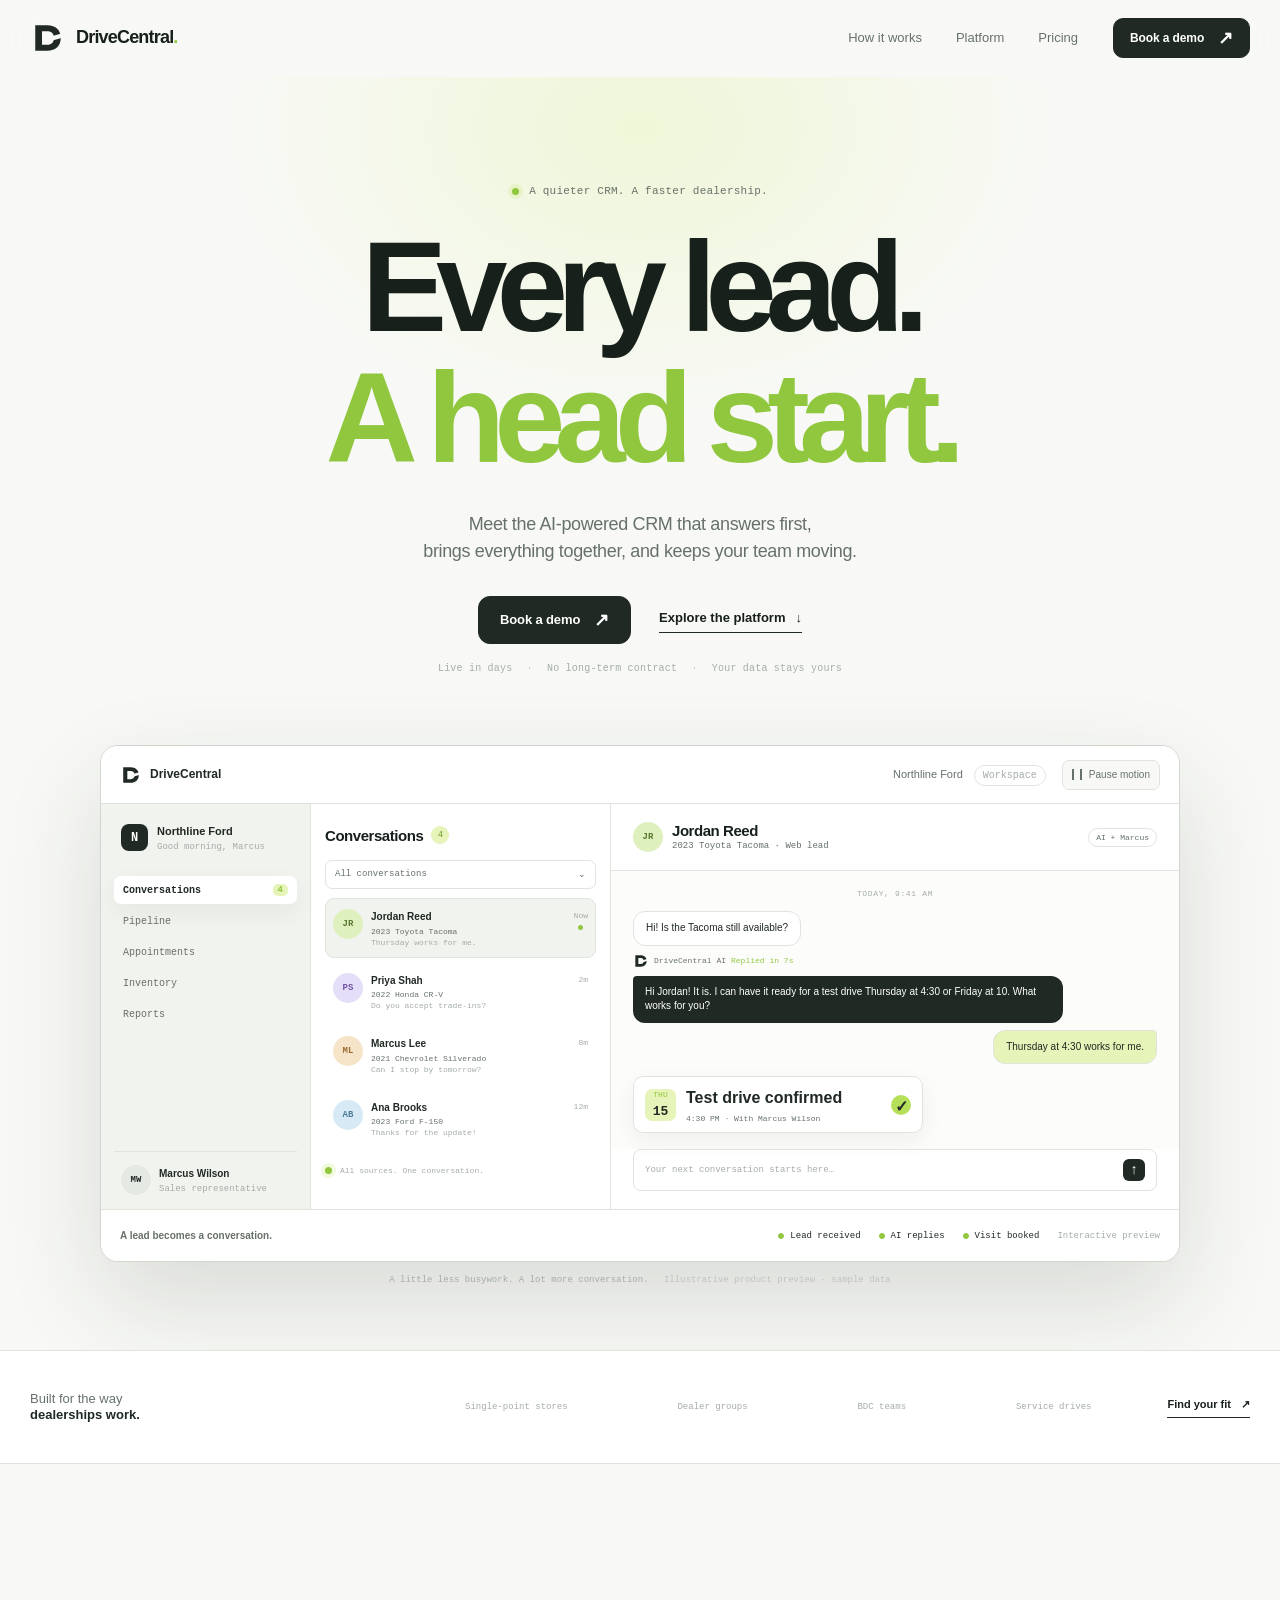
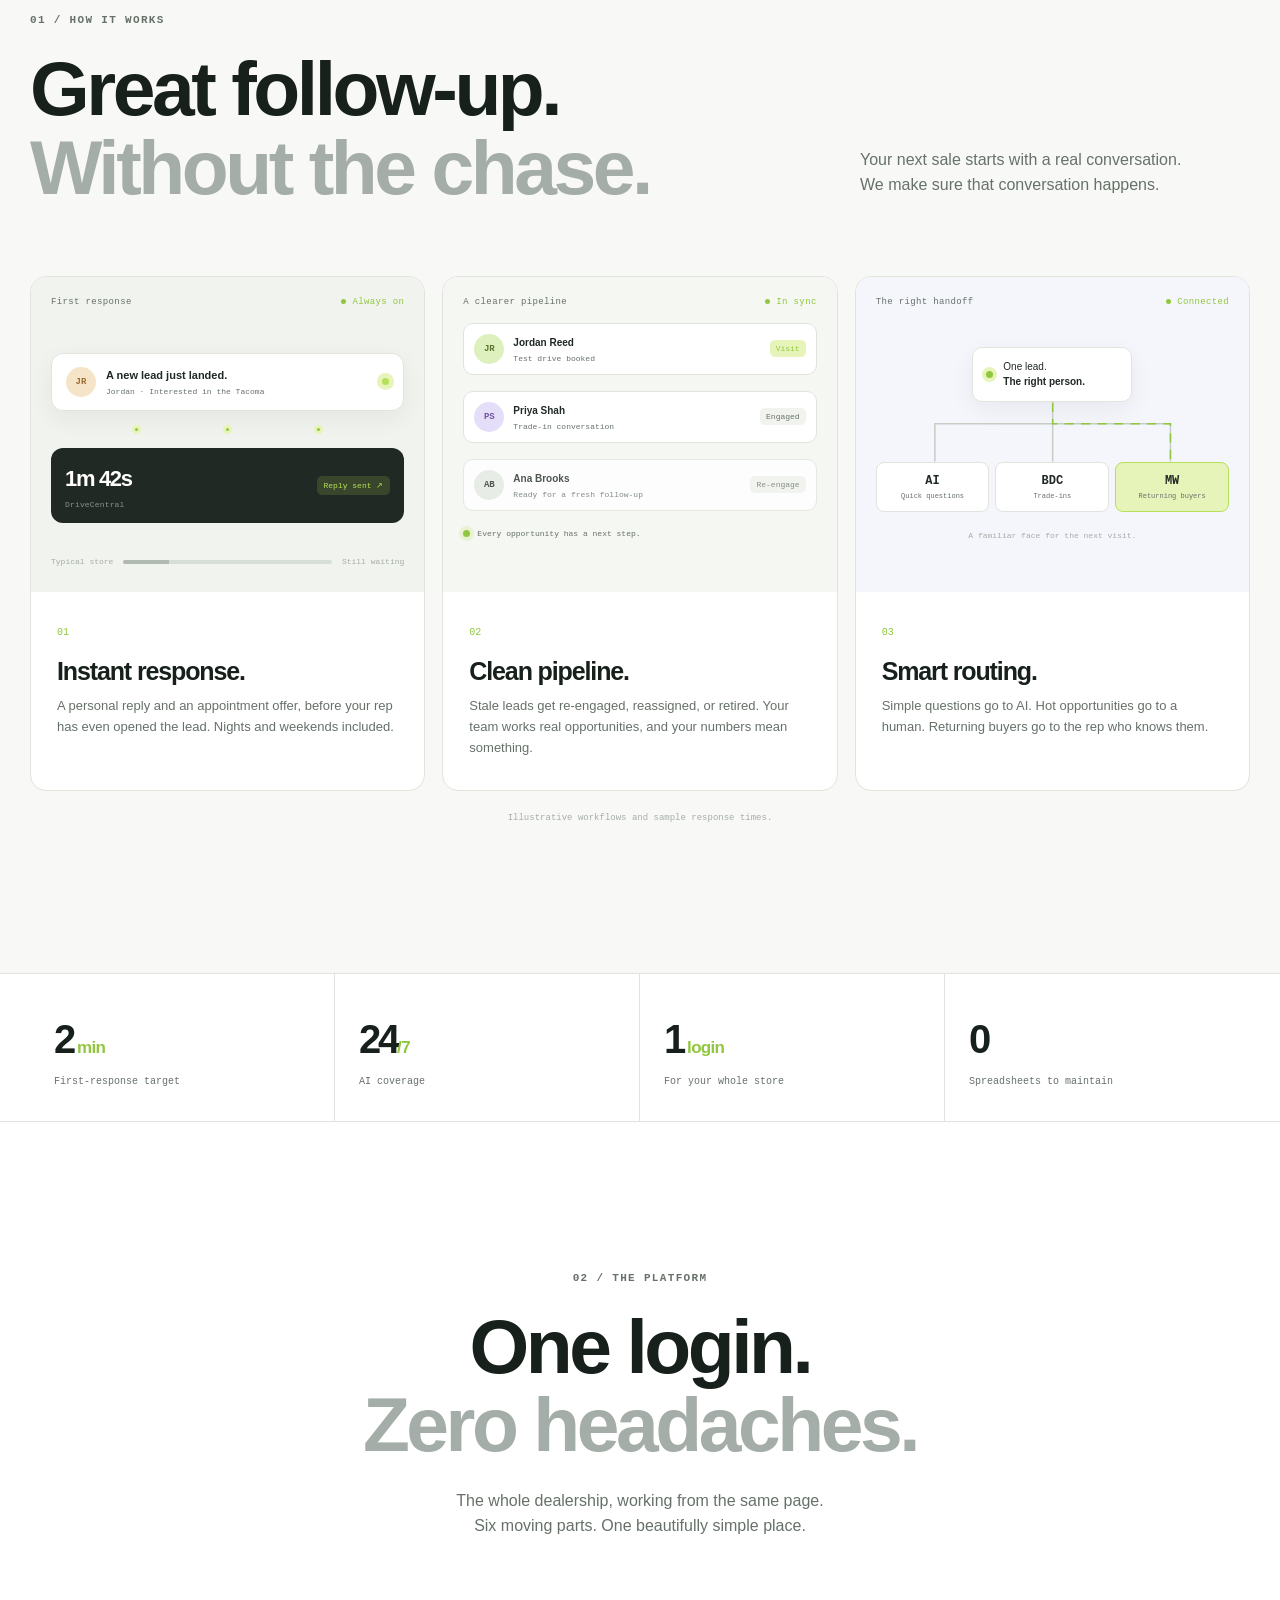
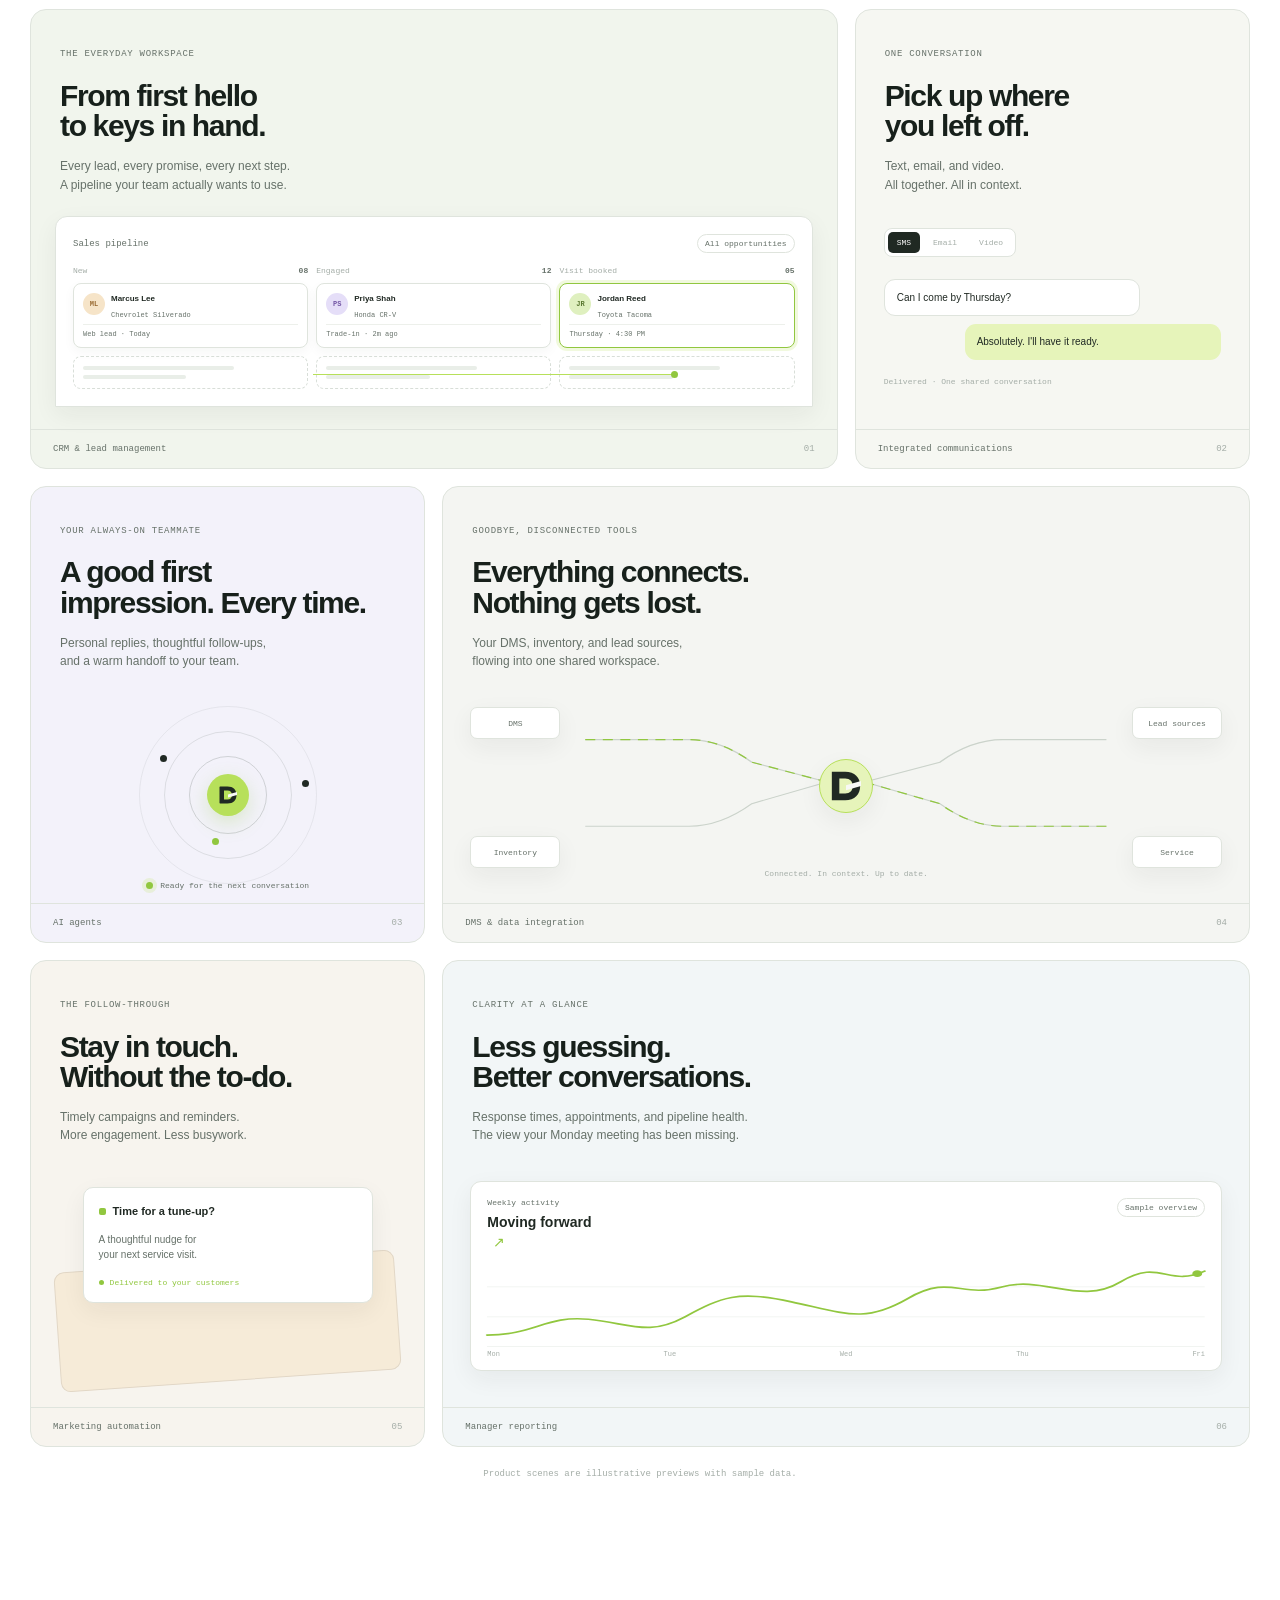
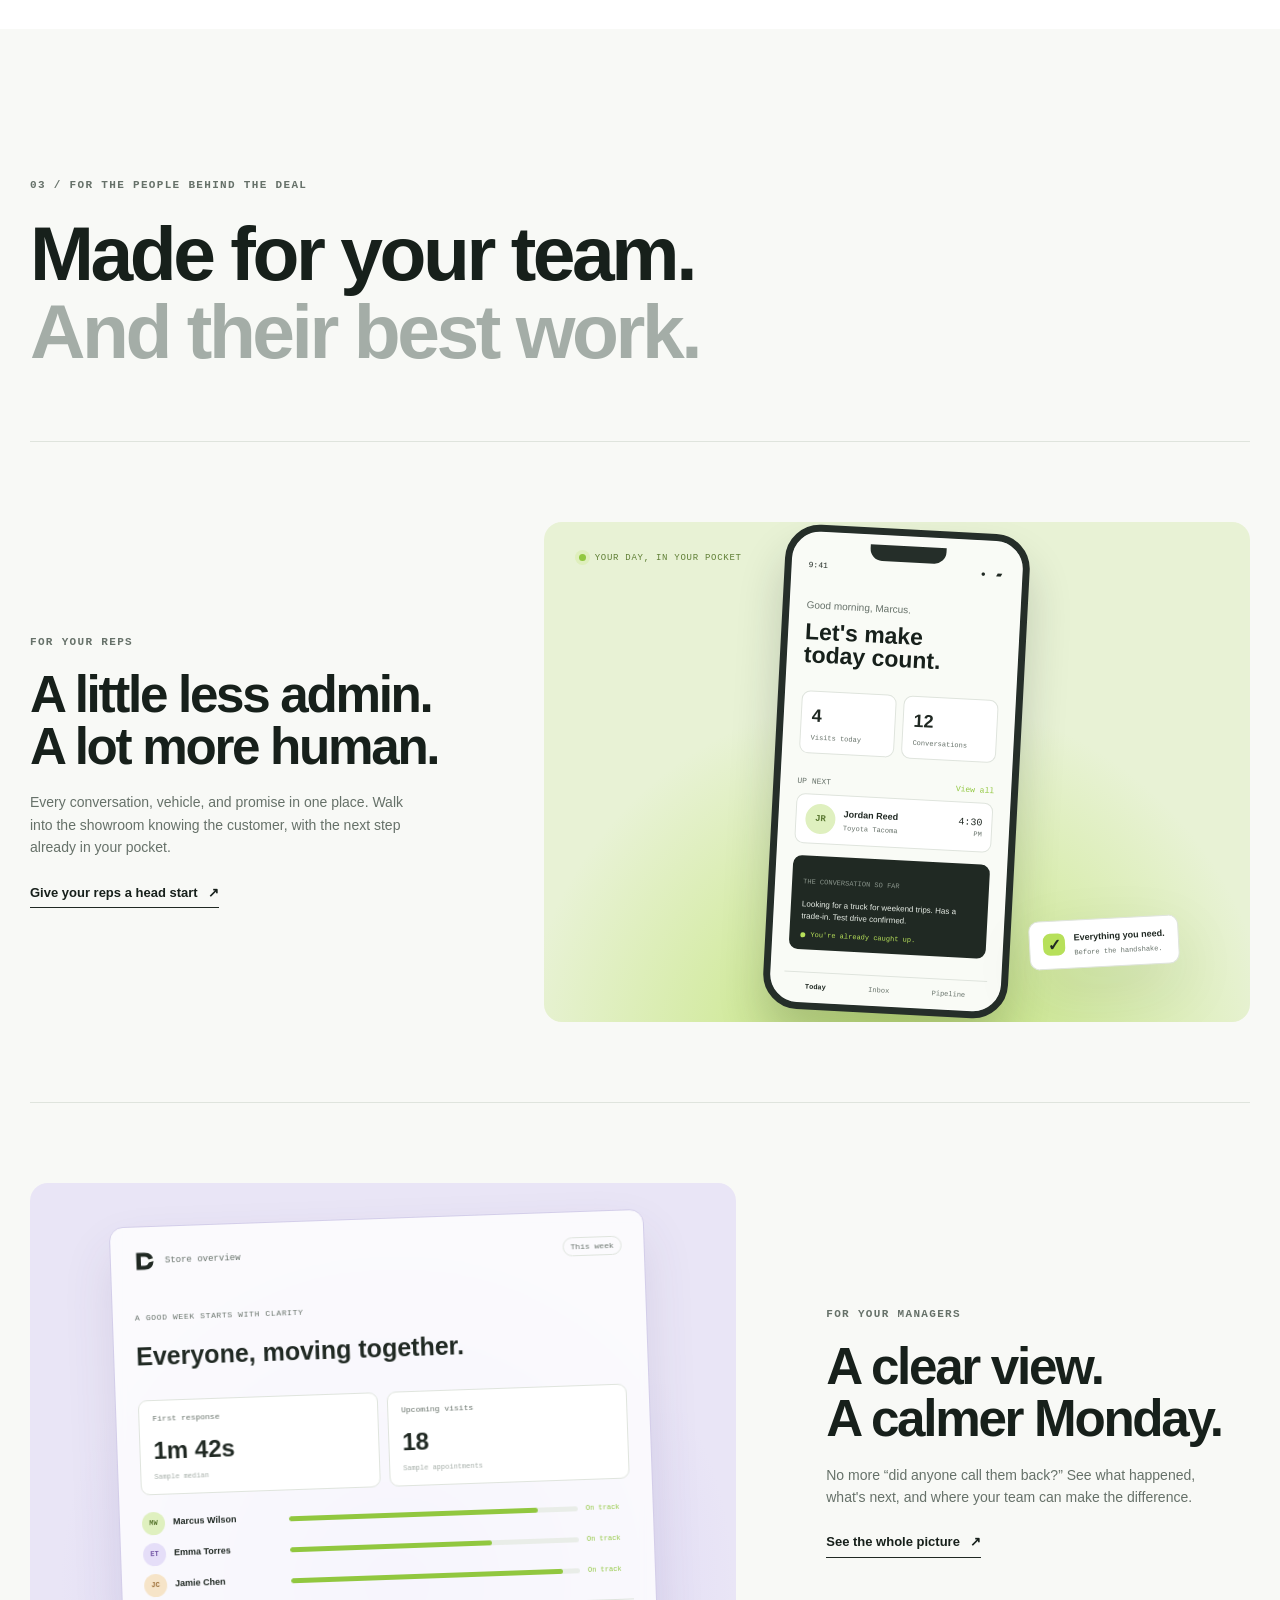
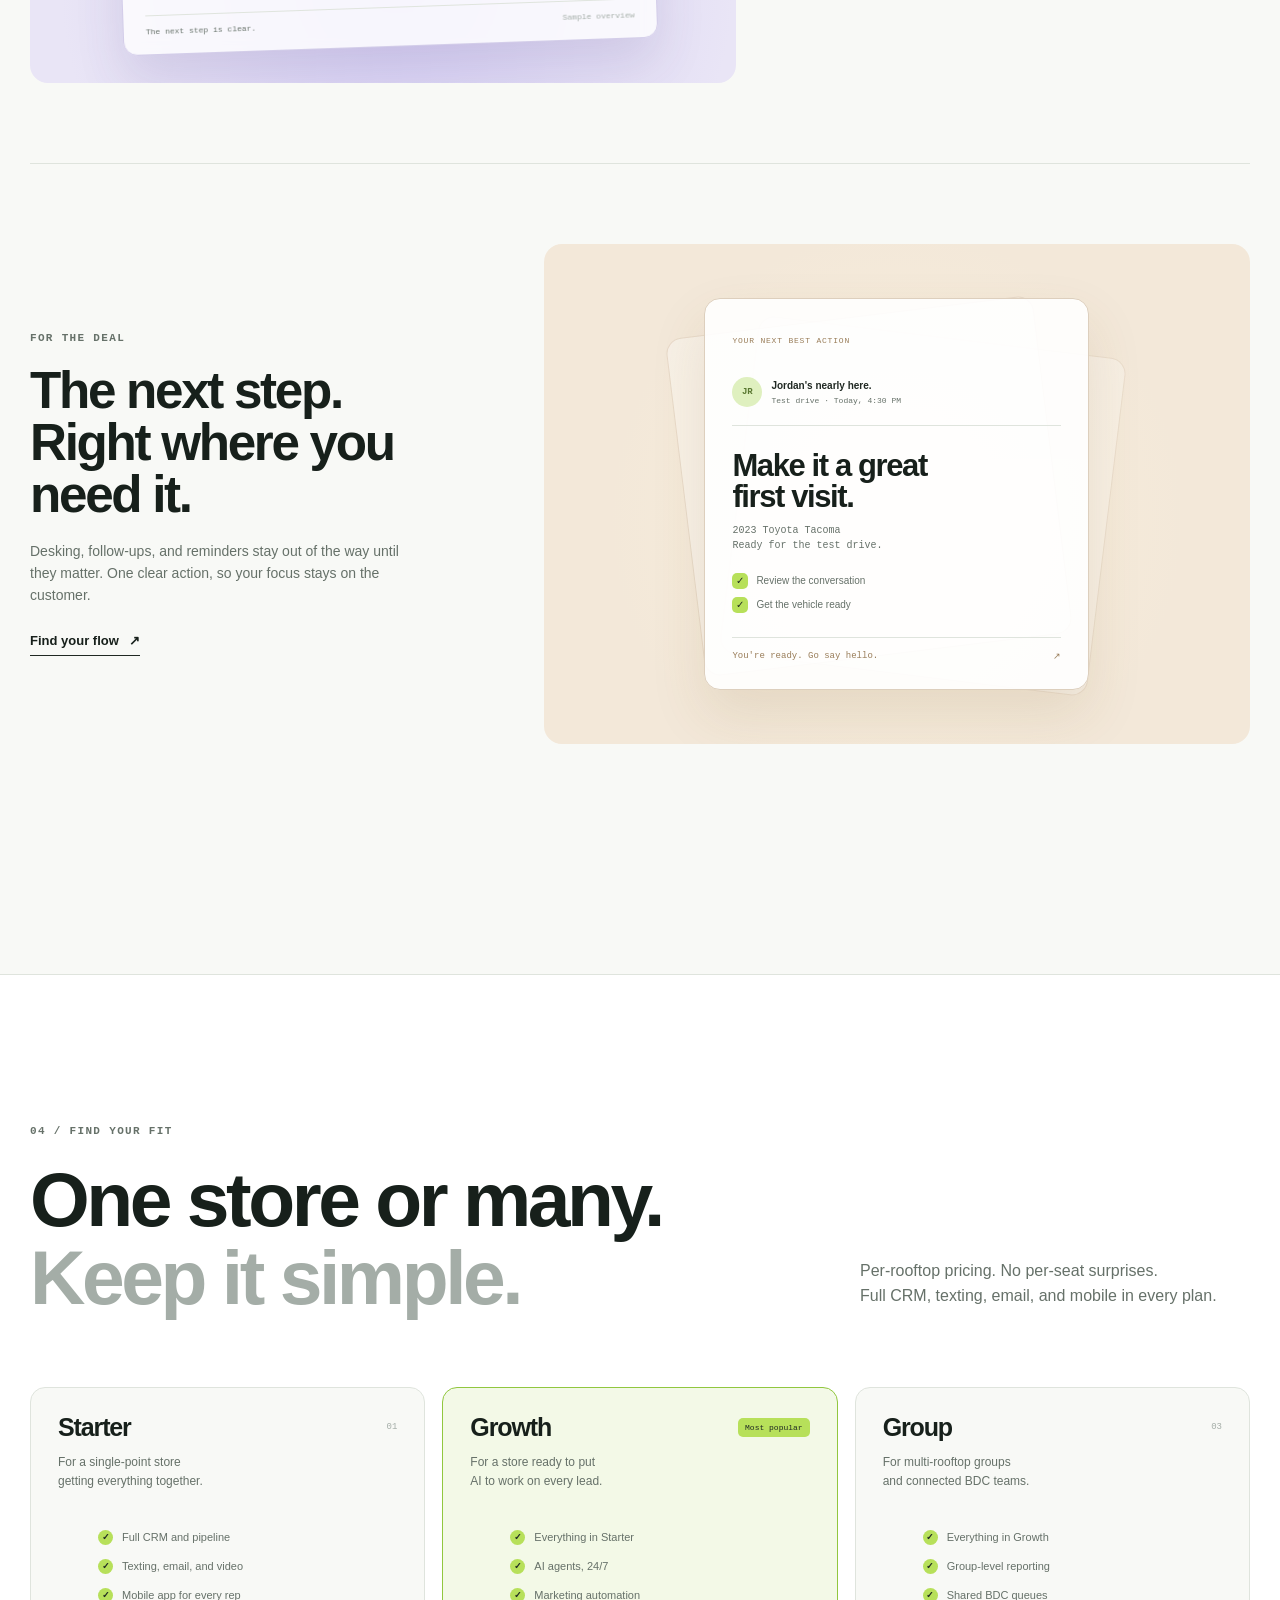
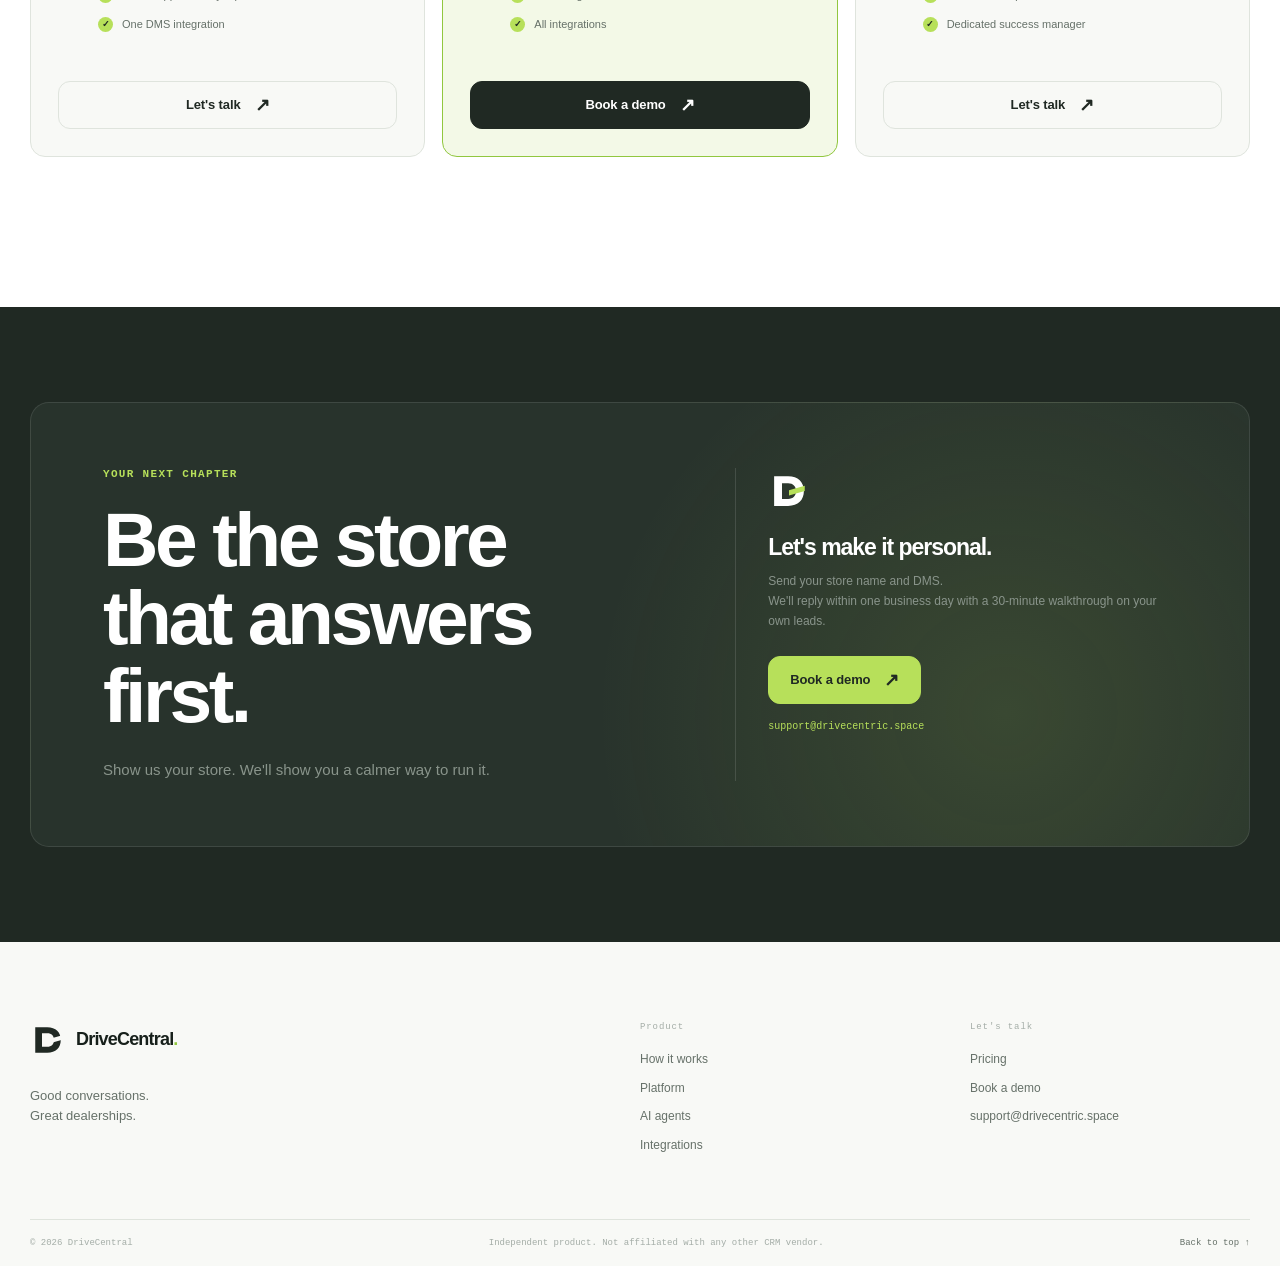
<file: index.html>
<!doctype html>
<html lang="en">
<head>
  <meta charset="utf-8">
  <meta name="viewport" content="width=device-width, initial-scale=1">
  <meta name="theme-color" content="#f8f9f6">
  <title>DriveCentral — A head start on every lead</title>
  <meta name="description" content="An AI-powered CRM for car dealerships. Answer every lead, bring your conversations together, and give your team a clearer next step.">
  <link rel="icon" href="assets/favicon.svg" type="image/svg+xml">
  <link rel="stylesheet" href="styles.css">
</head>
<body>
  <a class="skip-link" href="#main">Skip to main content</a>
  <header class="site-header" data-header>
    <div class="container header-inner">
      <a class="brand" href="#top" aria-label="DriveCentral home"><img src="assets/logo.svg" width="36" height="36" alt=""><span>DriveCentral<span class="brand-period">.</span></span></a>
      <nav class="main-nav" aria-label="Main navigation"><a href="#how">How it works</a><a href="#platform">Platform</a><a href="#pricing">Pricing</a></nav>
      <a class="button button-small header-cta" href="#demo">Book a demo <span aria-hidden="true">↗</span></a>
      <button class="menu-toggle" type="button" aria-label="Open menu" aria-expanded="false" aria-controls="mobile-menu" data-menu-toggle><span></span><span></span></button>
    </div>
    <nav class="mobile-menu" id="mobile-menu" aria-label="Mobile navigation" hidden inert><a href="#how">How it works</a><a href="#platform">Platform</a><a href="#pricing">Pricing</a><a href="#demo">Book a demo ↗</a></nav>
  </header>

  <main id="main">
    <section class="hero" id="top" aria-labelledby="hero-title">
      <div class="container">
        <p class="hero-kicker"><span class="status-dot" aria-hidden="true"></span> A quieter CRM. A faster dealership.</p>
        <h1 id="hero-title">Every lead.<br><span class="headline-accent">A head start.</span></h1>
        <p class="hero-description">Meet the AI-powered CRM that answers first,<br class="desktop-break"> brings everything together, and keeps your team moving.</p>
        <div class="hero-actions"><a class="button" href="#demo">Book a demo <span aria-hidden="true">↗</span></a><a class="text-link" href="#platform">Explore the platform <span aria-hidden="true">↓</span></a></div>
        <p class="hero-note">Live in days <span aria-hidden="true">·</span> No long-term contract <span aria-hidden="true">·</span> Your data stays yours</p>

        <div class="product-window motion-scene" data-hero-demo data-step="2">
          <div class="window-top"><div class="window-brand"><img src="assets/logo.svg" width="22" height="22" alt=""> DriveCentral</div><span class="window-store">Northline Ford <span class="store-tag">Workspace</span></span><button class="motion-toggle" type="button" data-motion-toggle aria-pressed="false"><span class="pause-symbol" aria-hidden="true"></span><span data-motion-label>Pause motion</span></button></div>
          <div class="workspace">
            <aside class="app-sidebar" aria-label="Product preview navigation"><div class="sidebar-store"><span class="store-monogram">N</span><div>Northline Ford<small>Good morning, Marcus</small></div></div><div class="sidebar-nav" aria-hidden="true"><span class="active">Conversations <b>4</b></span><span>Pipeline</span><span>Appointments</span><span>Inventory</span><span>Reports</span></div><div class="sidebar-bottom"><span class="avatar">MW</span><div>Marcus Wilson<small>Sales representative</small></div></div></aside>
            <div class="lead-panel"><div class="panel-heading"><h2>Conversations</h2><span class="count-badge">4</span></div><div class="lead-filter">All conversations <span aria-hidden="true">⌄</span></div><div class="lead-list" aria-label="Choose a sample conversation">
              <button class="lead-row selected" type="button" data-lead="0" aria-pressed="true"><span class="avatar pale-green">JR</span><span class="lead-details"><b>Jordan Reed</b><small>2023 Toyota Tacoma</small><span>Thursday works for me.</span></span><span class="lead-time">Now<i></i></span></button>
              <button class="lead-row" type="button" data-lead="1" aria-pressed="false"><span class="avatar pale-violet">PS</span><span class="lead-details"><b>Priya Shah</b><small>2022 Honda CR-V</small><span>Do you accept trade-ins?</span></span><span class="lead-time">2m</span></button>
              <button class="lead-row" type="button" data-lead="2" aria-pressed="false"><span class="avatar pale-sand">ML</span><span class="lead-details"><b>Marcus Lee</b><small>2021 Chevrolet Silverado</small><span>Can I stop by tomorrow?</span></span><span class="lead-time">8m</span></button>
              <button class="lead-row" type="button" data-lead="3" aria-pressed="false"><span class="avatar pale-blue">AB</span><span class="lead-details"><b>Ana Brooks</b><small>2023 Ford F-150</small><span>Thanks for the update!</span></span><span class="lead-time">12m</span></button>
            </div><p class="lead-panel-note"><span class="status-dot" aria-hidden="true"></span> All sources. One conversation.</p></div>
            <div class="conversation-panel"><div class="conversation-heading"><span class="avatar pale-green" data-customer-initials>JR</span><div><h2 data-customer-name>Jordan Reed</h2><small data-customer-vehicle>2023 Toyota Tacoma · Web lead</small></div><span class="pill small">AI + Marcus</span></div><div class="conversation-body"><div class="conversation-day">TODAY, 9:41 AM</div><div class="bubble customer" data-customer-question>Hi! Is the Tacoma still available?</div><div class="message-meta"><img src="assets/logo.svg" width="16" height="16" alt=""> DriveCentral AI <span>Replied in 7s</span></div><div class="bubble agent" data-agent-reply>Hi Jordan! It is. I can have it ready for a test drive Thursday at 4:30 or Friday at 10. What works for you?</div><div class="bubble customer reply" data-customer-reply>Thursday at 4:30 works for me.</div><div class="appointment-card"><span class="appointment-day">THU<b>15</b></span><div><b data-appointment-title>Test drive confirmed</b><small data-appointment-detail>4:30 PM · With Marcus Wilson</small></div><span class="confirmation-mark" aria-label="Confirmed">✓</span></div></div><div class="composer"><span>Your next conversation starts here…</span><span class="send-button" aria-hidden="true">↑</span></div></div>
          </div>
          <div class="demo-timeline"><span class="timeline-label">A lead becomes a conversation.</span><div class="timeline-steps"><span data-timeline-step="0"><i></i>Lead received</span><span data-timeline-step="1"><i></i>AI replies</span><span data-timeline-step="2"><i></i>Visit booked</span></div><span class="sample-label">Interactive preview</span></div>
        </div>
        <p class="preview-caption">A little less busywork. A lot more conversation. <span>Illustrative product preview · sample data</span></p>
      </div>
    </section>

    <section class="audience-band" aria-label="Who DriveCentral is for"><div class="container audience-inner"><span>Built for the way<br><b>dealerships work.</b></span><div><span>Single-point stores</span><span>Dealer groups</span><span>BDC teams</span><span>Service drives</span></div><a class="text-link" href="#demo">Find your fit <span aria-hidden="true">↗</span></a></div></section>

    <section class="section how-section" id="how" aria-labelledby="how-title"><div class="container">
      <div class="section-heading split-heading"><div><p class="eyebrow">01 / HOW IT WORKS</p><h2 id="how-title">Great follow-up.<br><span class="muted-heading">Without the chase.</span></h2></div><p>Your next sale starts with a real conversation.<br>We make sure that conversation happens.</p></div>
      <div class="how-grid">
        <article class="how-card"><div class="how-visual response-scene motion-scene" role="img" aria-label="An incoming lead receives an AI response while the typical store is still waiting"><div class="scene-top"><span>First response</span><span class="scene-live">Always on</span></div><div class="response-document"><span class="avatar pale-sand">JR</span><div><b>A new lead just landed.</b><small>Jordan · Interested in the Tacoma</small></div><span class="document-dot"></span></div><div class="response-connector" aria-hidden="true"><i></i><i></i><i></i></div><div class="response-result"><span class="response-time">1m 42s<span>DriveCentral</span></span><span class="response-stamp">Reply sent ↗</span></div><div class="comparison-line"><span>Typical store</span><div><i></i></div><span>Still waiting</span></div></div><div class="feature-copy"><span class="feature-number">01</span><h3>Instant response.</h3><p>A personal reply and an appointment offer, before your rep has even opened the lead. Nights and weekends included.</p></div></article>
        <article class="how-card"><div class="how-visual pipeline-scene motion-scene" role="img" aria-label="A pipeline shows active conversations and moves a stale lead into a follow-up queue"><div class="scene-top"><span>A clearer pipeline</span><span class="scene-live">In sync</span></div><div class="pipeline-item"><span class="avatar pale-green">JR</span><div><b>Jordan Reed</b><small>Test drive booked</small></div><span class="mini-status">Visit</span></div><div class="pipeline-item"><span class="avatar pale-violet">PS</span><div><b>Priya Shah</b><small>Trade-in conversation</small></div><span class="mini-status neutral">Engaged</span></div><div class="pipeline-item stale-item"><span class="avatar">AB</span><div><b>Ana Brooks</b><small>Ready for a fresh follow-up</small></div><span class="mini-status neutral">Re-engage</span></div><div class="pipeline-footer"><span class="status-dot" aria-hidden="true"></span> Every opportunity has a next step.</div></div><div class="feature-copy"><span class="feature-number">02</span><h3>Clean pipeline.</h3><p>Stale leads get re-engaged, reassigned, or retired. Your team works real opportunities, and your numbers mean something.</p></div></article>
        <article class="how-card"><div class="how-visual routing-scene motion-scene" role="img" aria-label="A lead is matched to the AI, BDC, or a representative depending on the conversation"><div class="scene-top"><span>The right handoff</span><span class="scene-live">Connected</span></div><div class="routing-source"><span class="routing-source-dot"></span><span>One lead.<br><b>The right person.</b></span></div><div class="routing-branches" aria-hidden="true"><svg viewBox="0 0 300 50"><path d="M150 0V18H50V50M150 18V50M150 18H250V50"/><path class="routing-trace" d="M150 0V18H250V50"/></svg></div><div class="routing-destinations"><div><span class="destination-label">AI</span><small>Quick questions</small></div><div><span class="destination-label">BDC</span><small>Trade-ins</small></div><div class="destination-active"><span class="destination-label">MW</span><small>Returning buyers</small></div></div><div class="routing-footer">A familiar face for the next visit.</div></div><div class="feature-copy"><span class="feature-number">03</span><h3>Smart routing.</h3><p>Simple questions go to AI. Hot opportunities go to a human. Returning buyers go to the rep who knows them.</p></div></article>
      </div>
      <p class="section-footnote">Illustrative workflows and sample response times.</p>
    </div></section>

    <section class="metrics-section" aria-label="Platform goals"><div class="container metrics-grid"><div><strong>2<span> min</span></strong><p>First-response target</p></div><div><strong>24<span>/7</span></strong><p>AI coverage</p></div><div><strong>1<span> login</span></strong><p>For your whole store</p></div><div><strong>0</strong><p>Spreadsheets to maintain</p></div></div></section>

    <section class="section platform-section" id="platform" aria-labelledby="platform-title"><div class="container">
      <div class="section-heading centered"><p class="eyebrow">02 / THE PLATFORM</p><h2 id="platform-title">One login.<br><span class="muted-heading">Zero headaches.</span></h2><p>The whole dealership, working from the same page.<br>Six moving parts. One beautifully simple place.</p></div>
      <div class="platform-grid">
        <article class="platform-card card-wide crm-card"><div class="card-copy"><span class="card-category">THE EVERYDAY WORKSPACE</span><h3>From first hello<br>to keys in hand.</h3><p>Every lead, every promise, every next step.<br>A pipeline your team actually wants to use.</p></div><div class="crm-scene motion-scene" role="img" aria-label="A dealership pipeline with a sample opportunity progressing from a new lead to a booked visit"><div class="mini-window-heading"><span>Sales pipeline</span><span class="pill small">All opportunities</span></div><div class="kanban-grid"><div class="kanban-column"><span class="kanban-label">New <b>08</b></span><div class="deal-card"><span class="avatar pale-sand">ML</span><b>Marcus Lee</b><small>Chevrolet Silverado</small><span class="deal-source">Web lead · Today</span></div><div class="deal-skeleton"><i></i><i></i></div></div><div class="kanban-column"><span class="kanban-label">Engaged <b>12</b></span><div class="deal-card"><span class="avatar pale-violet">PS</span><b>Priya Shah</b><small>Honda CR-V</small><span class="deal-source">Trade-in · 2m ago</span></div><div class="deal-skeleton"><i></i><i></i></div></div><div class="kanban-column"><span class="kanban-label">Visit booked <b>05</b></span><div class="deal-card active-deal"><span class="avatar pale-green">JR</span><b>Jordan Reed</b><small>Toyota Tacoma</small><span class="deal-source">Thursday · 4:30 PM</span></div><div class="deal-skeleton"><i></i><i></i></div></div></div><div class="pipeline-path" aria-hidden="true"><span></span></div></div><div class="card-footer"><span>CRM &amp; lead management</span><span aria-hidden="true">01</span></div></article>
        <article class="platform-card communications-card"><div class="card-copy"><span class="card-category">ONE CONVERSATION</span><h3>Pick up where<br>you left off.</h3><p>Text, email, and video.<br>All together. All in context.</p></div><div class="communications-scene motion-scene"><div class="channel-switch" aria-label="Preview a communication channel"><button type="button" aria-pressed="true" data-channel="sms">SMS</button><button type="button" aria-pressed="false" data-channel="email">Email</button><button type="button" aria-pressed="false" data-channel="video">Video</button></div><div class="channel-message incoming" data-channel-incoming>Can I come by Thursday?</div><div class="channel-message outgoing" data-channel-outgoing>Absolutely. I'll have it ready.</div><p class="channel-detail" data-channel-detail>Delivered · One shared conversation</p></div><div class="card-footer"><span>Integrated communications</span><span aria-hidden="true">02</span></div></article>
        <article class="platform-card ai-card" id="ai-agents"><div class="card-copy"><span class="card-category">YOUR ALWAYS-ON TEAMMATE</span><h3>A good first<br>impression. Every time.</h3><p>Personal replies, thoughtful follow-ups,<br>and a warm handoff to your team.</p></div><div class="ai-scene motion-scene" role="img" aria-label="An AI agent is ready to respond around the clock"><div class="agent-orbit" aria-hidden="true"><div class="orbit-ring ring-one"></div><div class="orbit-ring ring-two"></div><div class="orbit-ring ring-three"></div><img src="assets/logo.svg" width="42" height="42" alt=""><span class="orbit-point point-one"></span><span class="orbit-point point-two"></span><span class="orbit-point point-three"></span></div><span class="agent-state"><span class="status-dot"></span> Ready for the next conversation</span></div><div class="card-footer"><span>AI agents</span><span aria-hidden="true">03</span></div></article>
        <article class="platform-card card-wide data-card" id="integrations"><div class="card-copy"><span class="card-category">GOODBYE, DISCONNECTED TOOLS</span><h3>Everything connects.<br>Nothing gets lost.</h3><p>Your DMS, inventory, and lead sources,<br>flowing into one shared workspace.</p></div><div class="integration-scene motion-scene" role="img" aria-label="DMS, inventory, lead sources, and service data connect to the DriveCentral workspace"><svg class="connection-lines" viewBox="0 0 600 170" aria-hidden="true" preserveAspectRatio="none"><path d="M92 40H175Q200 40 225 64L285 85M92 132H175Q200 132 225 108L285 85M508 40H425Q400 40 375 64L315 85M508 132H425Q400 132 375 108L315 85"/><path class="data-trace" d="M92 40H175Q200 40 225 64L285 85M508 132H425Q400 132 375 108L315 85"/></svg><span class="integration-node node-dms">DMS</span><span class="integration-node node-inventory">Inventory</span><span class="integration-hub"><img src="assets/logo.svg" width="40" height="40" alt=""></span><span class="integration-node node-leads">Lead sources</span><span class="integration-node node-service">Service</span><span class="connection-note">Connected. In context. Up to date.</span></div><div class="card-footer"><span>DMS &amp; data integration</span><span aria-hidden="true">04</span></div></article>
        <article class="platform-card marketing-card"><div class="card-copy"><span class="card-category">THE FOLLOW-THROUGH</span><h3>Stay in touch.<br>Without the to-do.</h3><p>Timely campaigns and reminders.<br>More engagement. Less busywork.</p></div><div class="marketing-scene motion-scene" role="img" aria-label="A personalized service reminder is queued and delivered"><div class="campaign-card"><div><span class="campaign-marker"></span><b>Time for a tune-up?</b></div><p>A thoughtful nudge for<br>your next service visit.</p><span class="campaign-status"><i></i> Delivered to your customers</span></div><div class="campaign-underlay"></div></div><div class="card-footer"><span>Marketing automation</span><span aria-hidden="true">05</span></div></article>
        <article class="platform-card card-wide reporting-card"><div class="card-copy"><span class="card-category">CLARITY AT A GLANCE</span><h3>Less guessing.<br>Better conversations.</h3><p>Response times, appointments, and pipeline health.<br>The view your Monday meeting has been missing.</p></div><div class="reporting-scene motion-scene" role="img" aria-label="An illustrative weekly activity chart with visits, conversations, and follow-up"><div class="report-summary"><div><span>Weekly activity</span><b>Moving forward<span class="trend-mark">↗</span></b></div><span class="pill small">Sample overview</span></div><div class="report-chart"><svg viewBox="0 0 580 100" aria-hidden="true" preserveAspectRatio="none"><path class="chart-grid" d="M0 24H580M0 60H580M0 96H580"/><path class="chart-line" d="M0 82C38 82 48 58 82 63S130 84 160 60S202 28 246 42S305 68 340 38S382 38 416 24S480 47 512 18S550 25 580 5"/><circle class="chart-end" cx="574" cy="8" r="4"/></svg><div class="chart-days"><span>Mon</span><span>Tue</span><span>Wed</span><span>Thu</span><span>Fri</span></div></div></div><div class="card-footer"><span>Manager reporting</span><span aria-hidden="true">06</span></div></article>
      </div><p class="section-footnote">Product scenes are illustrative previews with sample data.</p>
    </div></section>

    <section class="section people-section" aria-labelledby="people-title"><div class="container"><div class="section-heading"><p class="eyebrow">03 / FOR THE PEOPLE BEHIND THE DEAL</p><h2 id="people-title">Made for your team.<br><span class="muted-heading">And their best work.</span></h2></div>
      <article class="people-row" id="reps"><div class="people-copy"><p class="eyebrow">FOR YOUR REPS</p><h3>A little less admin.<br>A lot more human.</h3><p>Every conversation, vehicle, and promise in one place. Walk into the showroom knowing the customer, with the next step already in your pocket.</p><a class="text-link" href="#demo">Give your reps a head start <span aria-hidden="true">↗</span></a></div><div class="people-visual rep-visual"><div class="rep-caption"><span class="status-dot"></span> YOUR DAY, IN YOUR POCKET</div><div class="phone-device"><div class="phone-island" aria-hidden="true"></div><div class="phone-time">9:41 <span>● ▰</span></div><div class="phone-heading"><span>Good morning, Marcus.</span><b>Let's make<br>today count.</b></div><div class="phone-summary"><div><b>4</b><span>Visits today</span></div><div><b>12</b><span>Conversations</span></div></div><div class="phone-section-label">UP NEXT <span>View all</span></div><div class="phone-visit"><span class="avatar pale-green">JR</span><div><b>Jordan Reed</b><small>Toyota Tacoma</small></div><span>4:30<small>PM</small></span></div><div class="phone-context"><span>THE CONVERSATION SO FAR</span><p>Looking for a truck for weekend trips. Has a trade-in. Test drive confirmed.</p><div><i></i> You're already caught up.</div></div><div class="phone-bottom" aria-hidden="true"><b>Today</b><span>Inbox</span><span>Pipeline</span></div></div><div class="floating-note"><span class="note-check">✓</span><div><b>Everything you need.</b><span>Before the handshake.</span></div></div></div></article>
      <article class="people-row people-row-reverse"><div class="people-copy"><p class="eyebrow">FOR YOUR MANAGERS</p><h3>A clear view.<br>A calmer Monday.</h3><p>No more “did anyone call them back?” See what happened, what's next, and where your team can make the difference.</p><a class="text-link" href="#platform">See the whole picture <span aria-hidden="true">↗</span></a></div><div class="people-visual manager-visual"><div class="manager-preview"><div class="manager-preview-head"><img src="assets/logo.svg" width="24" height="24" alt=""><span>Store overview</span><span class="pill small">This week</span></div><div class="manager-title"><small>A GOOD WEEK STARTS WITH CLARITY</small><b>Everyone, moving together.</b></div><div class="manager-metrics"><div><span>First response</span><b>1m 42s</b><small>Sample median</small></div><div><span>Upcoming visits</span><b>18</b><small>Sample appointments</small></div></div><div class="manager-team"><div><span class="avatar pale-green">MW</span><b>Marcus Wilson</b><span class="team-meter"><i style="--progress:.86"></i></span><small>On track</small></div><div><span class="avatar pale-violet">ET</span><b>Emma Torres</b><span class="team-meter"><i style="--progress:.7"></i></span><small>On track</small></div><div><span class="avatar pale-sand">JC</span><b>Jamie Chen</b><span class="team-meter"><i style="--progress:.94"></i></span><small>On track</small></div></div><div class="manager-foot">The next step is clear. <span>Sample overview</span></div></div></div></article>
      <article class="people-row"><div class="people-copy"><p class="eyebrow">FOR THE DEAL</p><h3>The next step.<br>Right where you need it.</h3><p>Desking, follow-ups, and reminders stay out of the way until they matter. One clear action, so your focus stays on the customer.</p><a class="text-link" href="#demo">Find your flow <span aria-hidden="true">↗</span></a></div><div class="people-visual deal-visual"><div class="focus-backing backing-one"></div><div class="focus-backing backing-two"></div><div class="focus-card"><span class="focus-eyebrow">YOUR NEXT BEST ACTION</span><div class="focus-person"><span class="avatar pale-green">JR</span><div><b>Jordan's nearly here.</b><small>Test drive · Today, 4:30 PM</small></div></div><h4>Make it a great<br>first visit.</h4><p>2023 Toyota Tacoma<br>Ready for the test drive.</p><div class="focus-task"><span>✓</span> Review the conversation</div><div class="focus-task"><span>✓</span> Get the vehicle ready</div><div class="focus-action">You're ready. Go say hello. <span aria-hidden="true">↗</span></div></div></div></article>
    </div></section>

    <section class="section pricing-section" id="pricing" aria-labelledby="pricing-title"><div class="container"><div class="section-heading split-heading"><div><p class="eyebrow">04 / FIND YOUR FIT</p><h2 id="pricing-title">One store or many.<br><span class="muted-heading">Keep it simple.</span></h2></div><p>Per-rooftop pricing. No per-seat surprises.<br>Full CRM, texting, email, and mobile in every plan.</p></div><div class="pricing-grid">
      <article class="price-card"><div class="plan-heading"><h3>Starter</h3><span>01</span></div><p>For a single-point store<br>getting everything together.</p><ul><li>Full CRM and pipeline</li><li>Texting, email, and video</li><li>Mobile app for every rep</li><li>One DMS integration</li></ul><a class="button button-outline" href="#demo">Let's talk <span aria-hidden="true">↗</span></a></article>
      <article class="price-card featured"><div class="plan-heading"><h3>Growth</h3><span class="popular-tag">Most popular</span></div><p>For a store ready to put<br>AI to work on every lead.</p><ul><li>Everything in Starter</li><li>AI agents, 24/7</li><li>Marketing automation</li><li>All integrations</li></ul><a class="button" href="#demo">Book a demo <span aria-hidden="true">↗</span></a></article>
      <article class="price-card"><div class="plan-heading"><h3>Group</h3><span>03</span></div><p>For multi-rooftop groups<br>and connected BDC teams.</p><ul><li>Everything in Growth</li><li>Group-level reporting</li><li>Shared BDC queues</li><li>Dedicated success manager</li></ul><a class="button button-outline" href="#demo">Let's talk <span aria-hidden="true">↗</span></a></article>
    </div></div></section>

    <section class="contact-section" id="demo" aria-labelledby="demo-title"><div class="container"><div class="contact-card"><div><p class="eyebrow">YOUR NEXT CHAPTER</p><h2 id="demo-title">Be the store<br>that answers first.</h2><p>Show us your store. We'll show you a calmer way to run it.</p></div><div class="contact-details"><img src="assets/logo-white.svg" width="46" height="46" alt=""><h3>Let's make it personal.</h3><p>Send your store name and DMS.<br>We'll reply within one business day with a 30-minute walkthrough on your own leads.</p><a class="button button-light" href="mailto:support@drivecentric.space?subject=DriveCentral%20demo%20request">Book a demo <span aria-hidden="true">↗</span></a><a class="contact-email" href="mailto:support@drivecentric.space">support@drivecentric.space</a></div></div></div></section>
  </main>

  <footer class="site-footer"><div class="container footer-main"><div class="footer-brand"><a class="brand" href="#top" aria-label="DriveCentral home"><img src="assets/logo.svg" width="36" height="36" alt=""><span>DriveCentral<span class="brand-period">.</span></span></a><p>Good conversations.<br>Great dealerships.</p></div><div class="footer-column"><h2>Product</h2><a href="#how">How it works</a><a href="#platform">Platform</a><a href="#ai-agents">AI agents</a><a href="#integrations">Integrations</a></div><div class="footer-column"><h2>Let's talk</h2><a href="#pricing">Pricing</a><a href="#demo">Book a demo</a><a href="mailto:support@drivecentric.space">support@drivecentric.space</a></div></div><div class="container footer-bottom"><span>© 2026 DriveCentral</span><span>Independent product. Not affiliated with any other CRM vendor.</span><a href="#top">Back to top ↑</a></div></footer>
  <script src="script.js" defer></script>
</body>
</html>
</file>
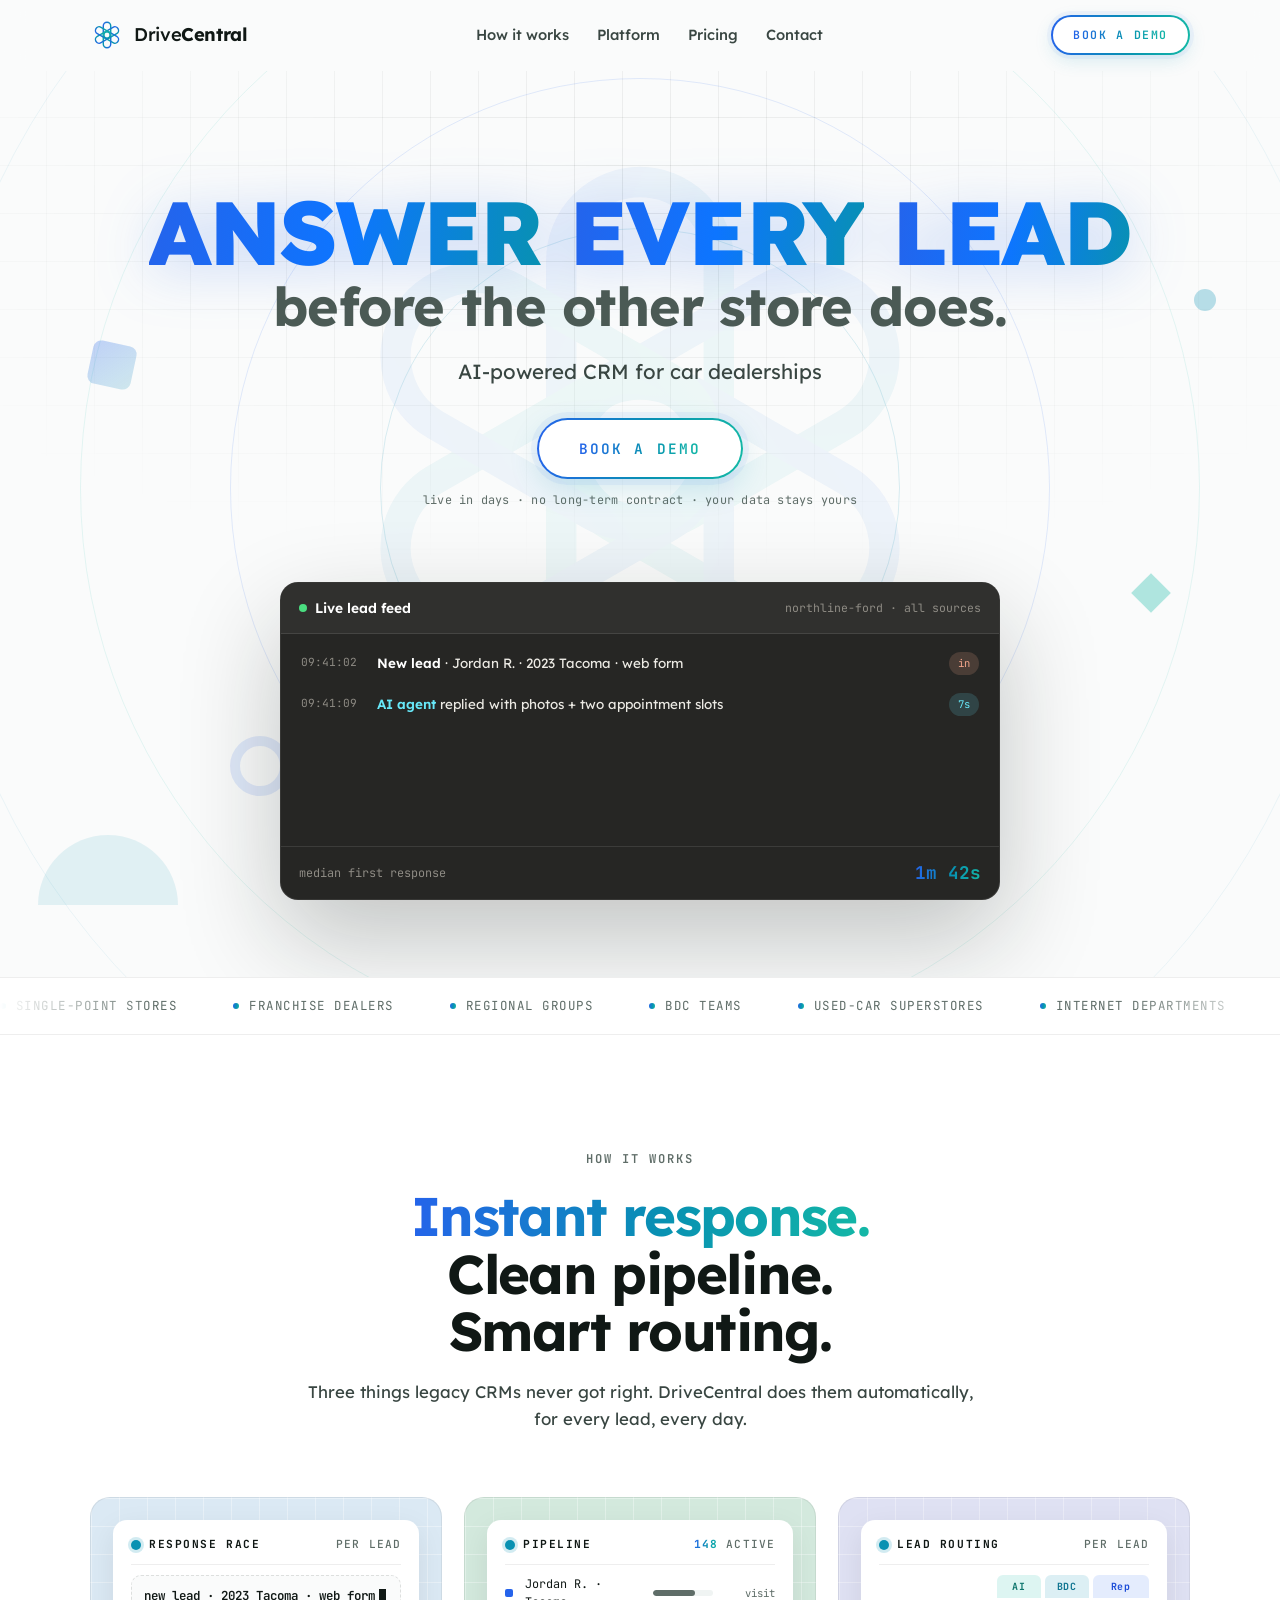
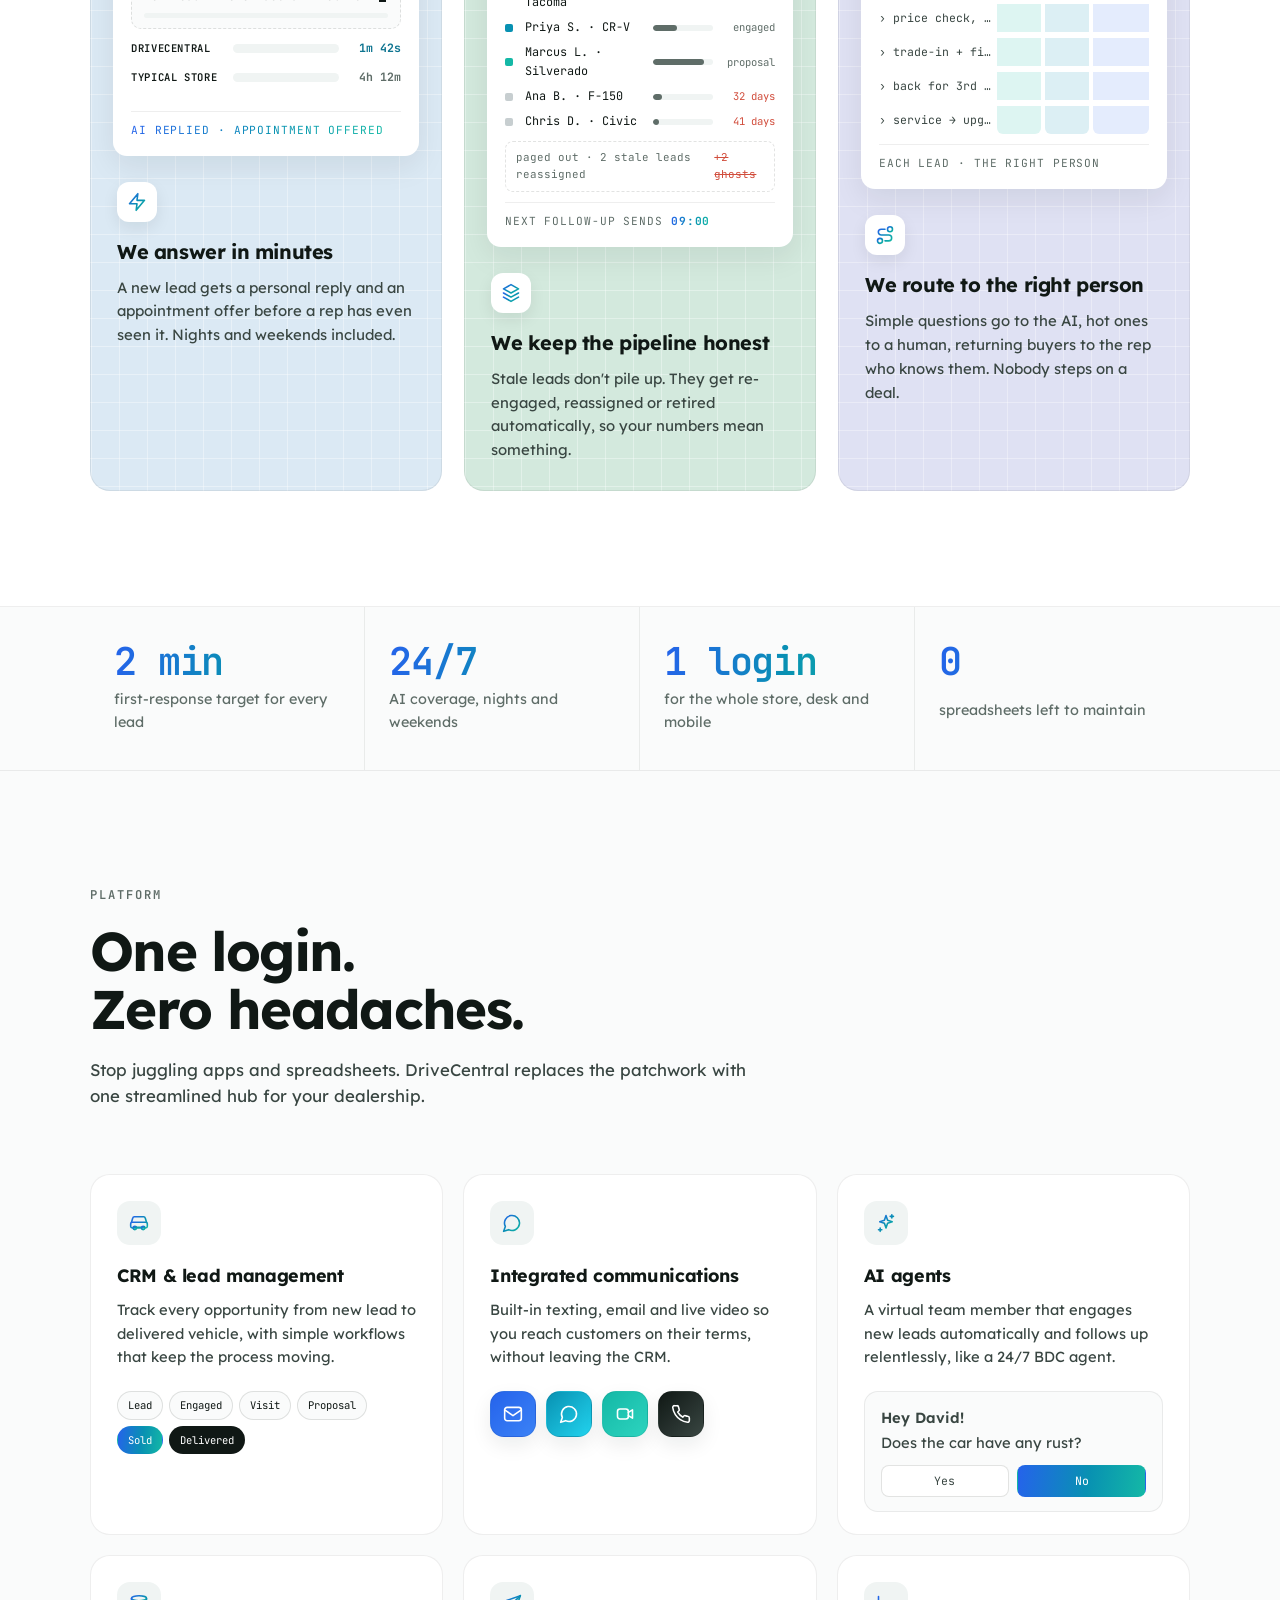
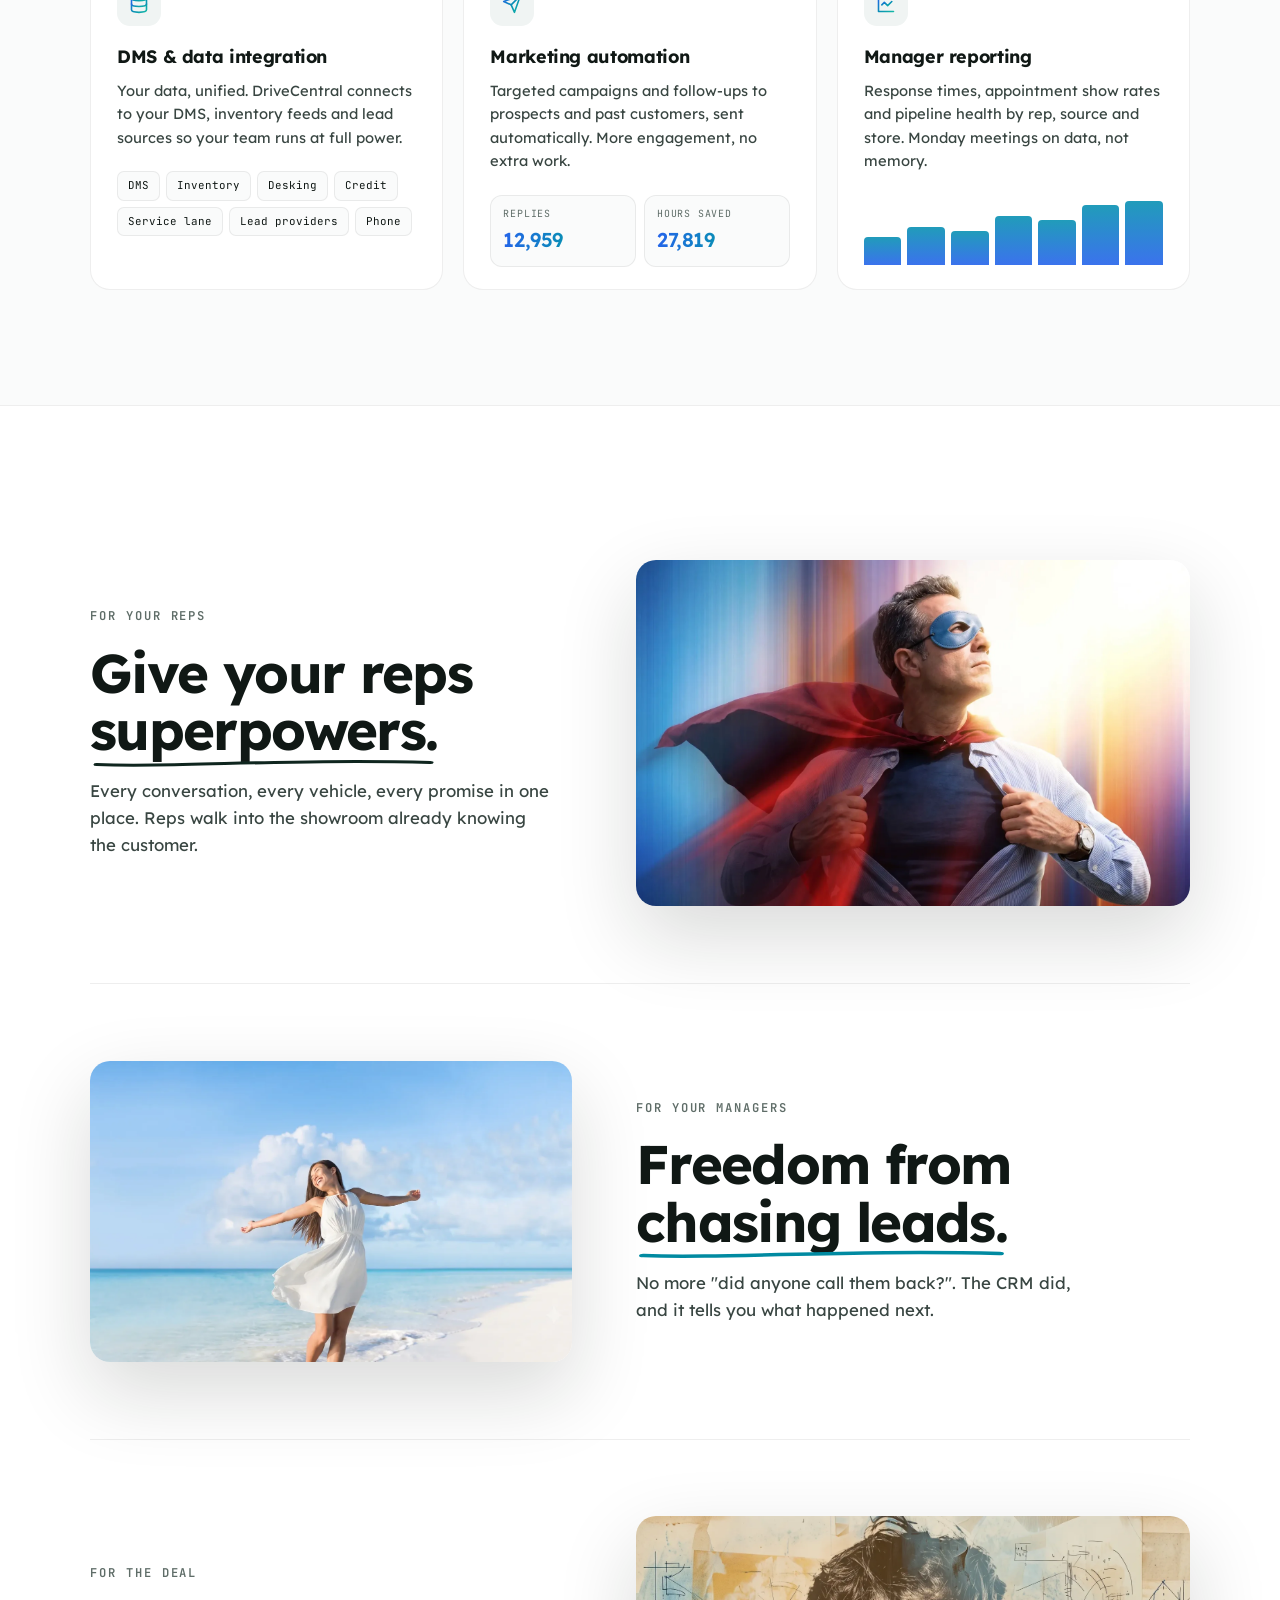
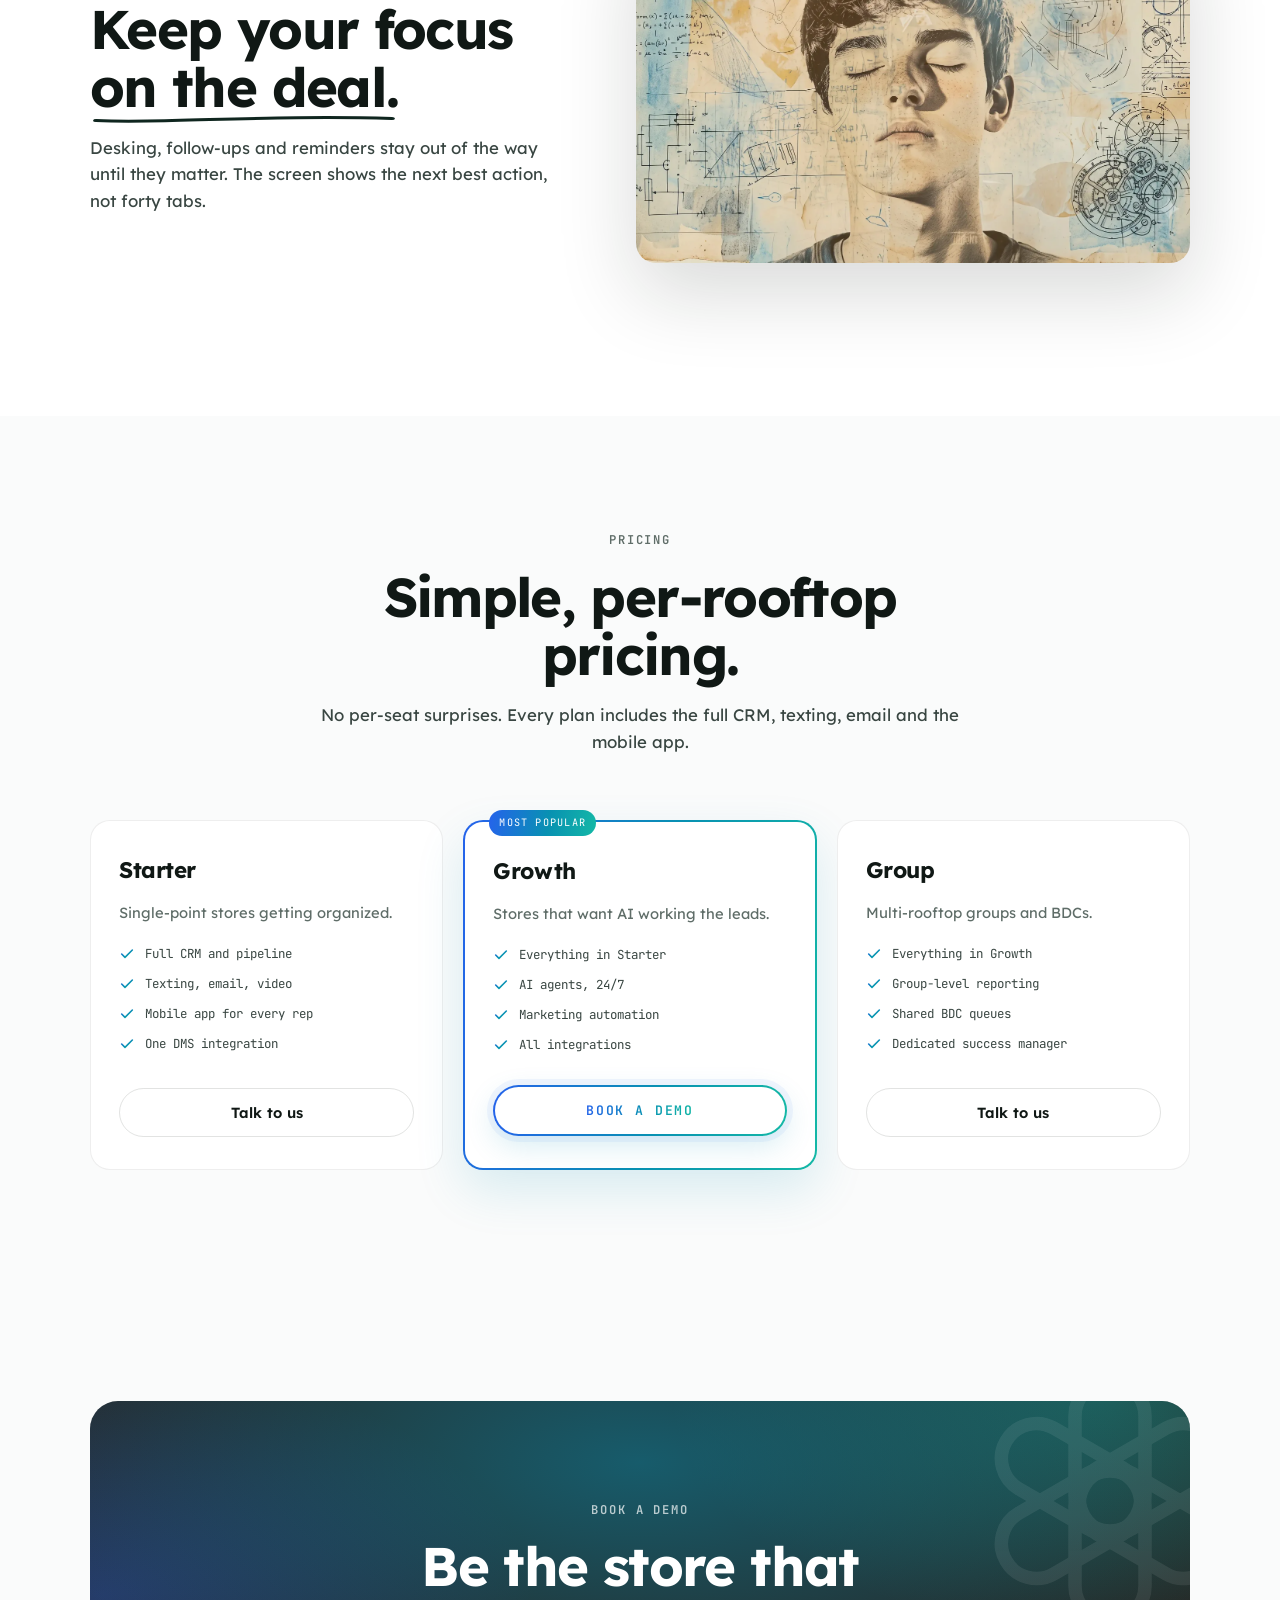
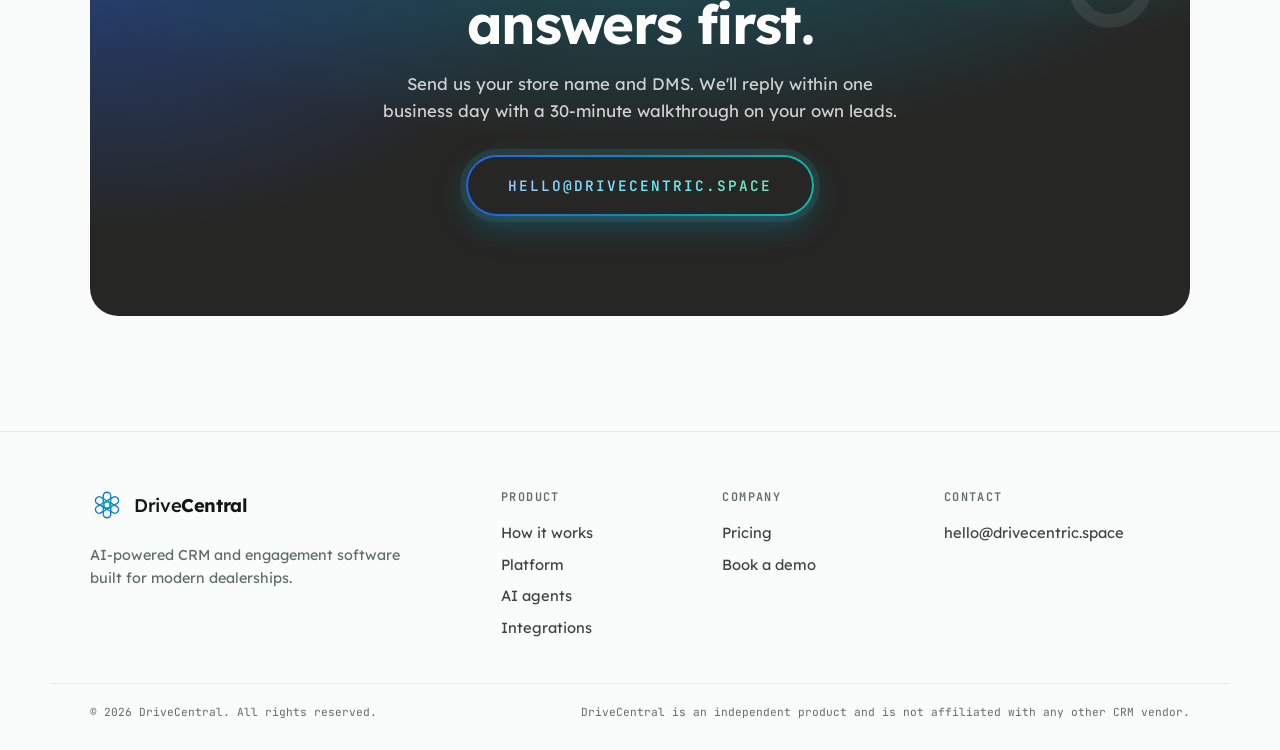
<file: before/index.html>
<!doctype html>
<html lang="en">
<head>
  <meta charset="utf-8" />
  <meta name="viewport" content="width=device-width, initial-scale=1" />
  <title>DriveCentral — AI-powered CRM for car dealerships</title>
  <meta name="description" content="DriveCentral is an AI-powered automotive CRM that answers every lead in minutes, keeps your pipeline clean, and routes every opportunity to the right person." />
  <link rel="icon" href="assets/favicon.svg" type="image/svg+xml" />
  <link rel="preconnect" href="https://fonts.googleapis.com">
  <link rel="preconnect" href="https://fonts.gstatic.com" crossorigin>
  <link href="https://fonts.googleapis.com/css2?family=Lexend:wght@300;400;500;600;700;800&family=JetBrains+Mono:wght@400;500;600;700&display=swap" rel="stylesheet">
  <link rel="stylesheet" href="styles.css" />
</head>
<body>
  <svg width="0" height="0" style="position:absolute" aria-hidden="true">
    <defs>
      <linearGradient id="icoGrad" x1="0" y1="0" x2="1" y2="1"><stop offset="0" stop-color="#2563eb"/><stop offset=".55" stop-color="#0891b2"/><stop offset="1" stop-color="#14b8a6"/></linearGradient>
      <symbol id="i-mail" viewBox="0 0 24 24"><rect x="2" y="4" width="20" height="16" rx="3"/><path d="m22 7-10 7L2 7"/></symbol>
      <symbol id="i-chat" viewBox="0 0 24 24"><path d="M7.9 20A9 9 0 1 0 4 16.1L2 22z"/></symbol>
      <symbol id="i-video" viewBox="0 0 24 24"><rect x="3" y="6" width="13" height="12" rx="3"/><path d="m16 10 5-3v10l-5-3"/></symbol>
      <symbol id="i-phone" viewBox="0 0 24 24"><path d="M22 16.9v3a2 2 0 0 1-2.2 2 19.8 19.8 0 0 1-8.6-3.1 19.5 19.5 0 0 1-6-6A19.8 19.8 0 0 1 2.1 4.2 2 2 0 0 1 4.1 2h3a2 2 0 0 1 2 1.7c.1.9.4 1.8.7 2.6a2 2 0 0 1-.5 2.1L8.1 9.7a16 16 0 0 0 6 6l1.3-1.3a2 2 0 0 1 2.1-.4c.8.3 1.7.6 2.6.7a2 2 0 0 1 1.9 2z"/></symbol>
      <symbol id="i-zap" viewBox="0 0 24 24"><path d="M13 2 3 14h9l-1 8 10-12h-9l1-8z"/></symbol>
      <symbol id="i-db" viewBox="0 0 24 24"><ellipse cx="12" cy="5" rx="9" ry="3"/><path d="M3 5v14c0 1.7 4 3 9 3s9-1.3 9-3V5"/><path d="M3 12c0 1.7 4 3 9 3s9-1.3 9-3"/></symbol>
      <symbol id="i-mega" viewBox="0 0 24 24"><path d="m22 2-7 20-4-9-9-4z"/><path d="M22 2 11 13"/></symbol>
      <symbol id="i-chart" viewBox="0 0 24 24"><path d="M3 3v18h18"/><path d="m19 9-5 5-4-4-3 3"/></symbol>
      <symbol id="i-plug" viewBox="0 0 24 24"><path d="M12 22v-5"/><path d="M9 8V2"/><path d="M15 8V2"/><path d="M18 8v5a6 6 0 0 1-12 0V8z"/></symbol>
      <symbol id="i-spark" viewBox="0 0 24 24"><path d="m12 3 1.9 5.6 5.6 1.9-5.6 1.9L12 18l-1.9-5.6L4.5 10.5l5.6-1.9z"/><path d="M19 2v4M21 4h-4M5 18v4M7 20H3"/></symbol>
      <symbol id="i-users" viewBox="0 0 24 24"><path d="M16 21v-2a4 4 0 0 0-4-4H6a4 4 0 0 0-4 4v2"/><circle cx="9" cy="7" r="4"/><path d="M22 21v-2a4 4 0 0 0-3-3.9"/><path d="M16 3.1a4 4 0 0 1 0 7.8"/></symbol>
      <symbol id="i-cal" viewBox="0 0 24 24"><rect x="3" y="4" width="18" height="18" rx="3"/><path d="M16 2v4M8 2v4M3 10h18"/></symbol>
      <symbol id="i-check" viewBox="0 0 24 24"><path d="m20 6-11 11-5-5"/></symbol>
      <symbol id="i-route" viewBox="0 0 24 24"><circle cx="6" cy="19" r="3"/><circle cx="18" cy="5" r="3"/><path d="M12 19h4.5a3.5 3.5 0 0 0 0-7h-9a3.5 3.5 0 0 1 0-7H12"/></symbol>
      <symbol id="i-layers" viewBox="0 0 24 24"><path d="m12 2 9 5-9 5-9-5 9-5z"/><path d="m3 12 9 5 9-5"/><path d="m3 17 9 5 9-5"/></symbol>
      <symbol id="i-car" viewBox="0 0 24 24"><path d="M5 17h14M3 11l1.5-5A2 2 0 0 1 6.4 4.5h11.2a2 2 0 0 1 1.9 1.5L21 11"/><rect x="2" y="11" width="20" height="7" rx="2"/><circle cx="7" cy="18" r="2"/><circle cx="17" cy="18" r="2"/></symbol>
    </defs>
  </svg>

  <a class="skip" href="#top">Skip to main content</a>

  <header class="site-header" data-header>
    <div class="container header-inner">
      <a class="brand" href="#top" aria-label="DriveCentral home">
        <img class="brand-mark" src="assets/logo.svg" alt="" width="34" height="34" aria-hidden="true" />
        <span class="brand-wordmark">Drive<strong>Central</strong></span>
      </a>
      <nav class="main-nav" aria-label="Main navigation">
        <a href="#how">How it works</a>
        <a href="#platform">Platform</a>
        <a href="#pricing">Pricing</a>
        <a href="#demo">Contact</a>
      </nav>
      <div class="header-actions">
        <a class="btn-pill btn-pill-sm" href="#demo"><span>Book a demo</span></a>
      </div>
      <button class="menu-toggle" type="button" aria-label="Open menu" aria-expanded="false" data-menu-toggle><span></span><span></span><span></span></button>
    </div>
  </header>

  <aside class="mobile-drawer" aria-hidden="true" data-mobile-drawer>
    <div class="drawer-card">
      <a href="#how">How it works</a>
      <a href="#platform">Platform</a>
      <a href="#pricing">Pricing</a>
      <a href="#demo">Contact</a>
      <a class="btn-pill" href="#demo"><span>Book a demo</span></a>
    </div>
  </aside>

  <main id="top">
    <!-- ================= HERO ================= -->
    <section class="hero" aria-labelledby="hero-title">
      <div class="blueprint" aria-hidden="true"></div>
      <div class="blueprint-cells" aria-hidden="true" data-cells></div>
      <div class="radar" aria-hidden="true"><i></i><i></i><i></i><i></i></div>
      <div class="shapes" aria-hidden="true">
        <span class="sh sh-square"></span>
        <span class="sh sh-diamond"></span>
        <span class="sh sh-dot"></span>
        <span class="sh sh-half"></span>
        <span class="sh sh-ring"></span>
      </div>
      <img class="hero-knot" src="assets/logo.svg" alt="" aria-hidden="true" />

      <div class="container hero-inner">
        <h1 id="hero-title" class="hero-h1">
          <span class="h1-top" data-split>Answer every lead</span>
          <span class="h1-sub" data-split>before the other store does.</span>
        </h1>
        <p class="hero-tag rise d3">AI-powered CRM for car dealerships</p>
        <div class="hero-cta rise d4">
          <a class="btn-pill btn-pill-lg" href="#demo"><span>Book a demo</span></a>
          <p class="hero-note mono">live in days · no long-term contract · your data stays yours</p>
        </div>

        <div class="hero-card rise d5" data-tilt>
          <div class="hx-head">
            <span class="hx-live"><i></i>Live lead feed</span>
            <span class="hx-store mono">northline-ford · all sources</span>
          </div>
          <div class="hx-feed" data-feed aria-live="polite"></div>
          <div class="hx-foot">
            <span class="mono">median first response</span>
            <b class="mono grad-text" data-count="102" data-format="time">0s</b>
          </div>
        </div>
      </div>
    </section>

    <!-- ================= MARQUEE ================= -->
    <section class="marquee-band" aria-label="Who DriveCentral is for">
      <div class="marquee mask-x">
        <div class="marquee-track mono">
          <span>Single-point stores</span><span>Franchise dealers</span><span>Regional groups</span><span>BDC teams</span><span>Used-car superstores</span><span>Internet departments</span><span>Service drives</span>
          <span aria-hidden="true">Single-point stores</span><span aria-hidden="true">Franchise dealers</span><span aria-hidden="true">Regional groups</span><span aria-hidden="true">BDC teams</span><span aria-hidden="true">Used-car superstores</span><span aria-hidden="true">Internet departments</span><span aria-hidden="true">Service drives</span>
        </div>
      </div>
    </section>

    <!-- ================= THREE ================= -->
    <section class="three section-pad" id="how">
      <div class="container">
        <div class="section-heading centered reveal">
          <p class="eyebrow mono">How it works</p>
          <h2><span class="grad-text">Instant response.</span><br>Clean pipeline.<br>Smart routing.</h2>
          <p>Three things legacy CRMs never got right. DriveCentral does them automatically, for every lead, every day.</p>
        </div>

        <div class="three-grid">
          <!-- RACE -->
          <article class="th-card tint-blue reveal" style="--i:0">
            <div class="th-ui mono">
              <div class="ui-head"><span class="ui-dot"></span>Response race<span class="ui-right">per lead</span></div>
              <div class="ui-lead">
                <span class="ui-lead-txt">new lead · 2023 Tacoma · web form</span><i class="caret"></i>
                <div class="ui-progress"><i></i></div>
              </div>
              <div class="race-row">
                <span class="race-label">DriveCentral</span>
                <div class="race-bar"><i class="race-fill fast"></i></div>
                <b class="race-t fast-t">1m 42s</b>
              </div>
              <div class="race-row">
                <span class="race-label">Typical store</span>
                <div class="race-bar"><i class="race-fill slow"></i></div>
                <b class="race-t slow-t">4h 12m</b>
              </div>
              <div class="ui-foot"><span class="grad-text">AI replied · appointment offered</span></div>
            </div>
            <div class="th-copy">
              <span class="th-ico"><svg><use href="#i-zap"/></svg></span>
              <h3>We answer in minutes</h3>
              <p>A new lead gets a personal reply and an appointment offer before a rep has even seen it. Nights and weekends included.</p>
            </div>
          </article>

          <!-- PIPELINE -->
          <article class="th-card tint-mint reveal" style="--i:1">
            <div class="th-ui mono">
              <div class="ui-head"><span class="ui-dot"></span>Pipeline<span class="ui-right"><b class="grad-text">148</b> active</span></div>
              <ul class="pipe-rows">
                <li><span class="sq"></span>Jordan R. · Tacoma<span class="pbar"><i style="--w:70%"></i></span><em>visit</em></li>
                <li><span class="sq"></span>Priya S. · CR-V<span class="pbar"><i style="--w:40%"></i></span><em>engaged</em></li>
                <li><span class="sq"></span>Marcus L. · Silverado<span class="pbar"><i style="--w:85%"></i></span><em>proposal</em></li>
                <li class="stale"><span class="sq"></span>Ana B. · F-150<span class="pbar"><i style="--w:15%"></i></span><em>32 days</em></li>
                <li class="stale"><span class="sq"></span>Chris D. · Civic<span class="pbar"><i style="--w:10%"></i></span><em>41 days</em></li>
              </ul>
              <div class="pipe-paged">paged out · 2 stale leads reassigned<span class="strike">+2 ghosts</span></div>
              <div class="ui-foot">next follow-up sends <b class="grad-text">09:00</b></div>
            </div>
            <div class="th-copy">
              <span class="th-ico"><svg><use href="#i-layers"/></svg></span>
              <h3>We keep the pipeline honest</h3>
              <p>Stale leads don't pile up. They get re-engaged, reassigned or retired automatically, so your numbers mean something.</p>
            </div>
          </article>

          <!-- ROUTING -->
          <article class="th-card tint-lav reveal" style="--i:2">
            <div class="th-ui mono">
              <div class="ui-head"><span class="ui-dot"></span>Lead routing<span class="ui-right">per lead</span></div>
              <div class="route-grid">
                <div class="route-col-h"></div>
                <div class="route-col-h c-ai">AI</div>
                <div class="route-col-h c-bdc">BDC</div>
                <div class="route-col-h c-rep">Rep</div>

                <div class="route-lead">› price check, 2021 Camry</div>
                <div class="route-cell c-ai"><span class="chip" style="--d:.4s">auto</span></div><div class="route-cell c-bdc"></div><div class="route-cell c-rep"></div>

                <div class="route-lead">› trade-in + financing</div>
                <div class="route-cell c-ai"></div><div class="route-cell c-bdc"><span class="chip" style="--d:1.3s">call</span></div><div class="route-cell c-rep"></div>

                <div class="route-lead">› back for 3rd visit</div>
                <div class="route-cell c-ai"></div><div class="route-cell c-bdc"></div><div class="route-cell c-rep"><span class="chip" style="--d:2.2s">Marcus</span></div>

                <div class="route-lead">› service → upgrade?</div>
                <div class="route-cell c-ai"><span class="chip" style="--d:3.1s">auto</span></div><div class="route-cell c-bdc"></div><div class="route-cell c-rep"></div>
              </div>
              <div class="ui-foot">each lead · the right person</div>
            </div>
            <div class="th-copy">
              <span class="th-ico"><svg><use href="#i-route"/></svg></span>
              <h3>We route to the right person</h3>
              <p>Simple questions go to the AI, hot ones to a human, returning buyers to the rep who knows them. Nobody steps on a deal.</p>
            </div>
          </article>
        </div>
      </div>
    </section>

    <!-- ================= STATS ================= -->
    <section class="stats" aria-label="Targets">
      <div class="container stats-grid">
        <div class="stat reveal" style="--i:0"><b class="mono"><span data-count="2">0</span> min</b><span>first-response target for every lead</span></div>
        <div class="stat reveal" style="--i:1"><b class="mono"><span data-count="24">0</span>/7</b><span>AI coverage, nights and weekends</span></div>
        <div class="stat reveal" style="--i:2"><b class="mono"><span data-count="1">0</span> login</b><span>for the whole store, desk and mobile</span></div>
        <div class="stat reveal" style="--i:3"><b class="mono"><span data-count="0">0</span></b><span>spreadsheets left to maintain</span></div>
      </div>
    </section>

    <!-- ================= PLATFORM ================= -->
    <section class="platform section-pad" id="platform">
      <div class="container">
        <div class="section-heading reveal">
          <p class="eyebrow mono">Platform</p>
          <h2>One login.<br>Zero headaches.</h2>
          <p>Stop juggling apps and spreadsheets. DriveCentral replaces the patchwork with one streamlined hub for your dealership.</p>
        </div>

        <div class="platform-grid">
          <article class="p-card reveal" style="--i:0">
            <span class="p-ico"><svg><use href="#i-car"/></svg></span>
            <h4>CRM &amp; lead management</h4>
            <p>Track every opportunity from new lead to delivered vehicle, with simple workflows that keep the process moving.</p>
            <div class="pipeline-tags" aria-hidden="true"><span>Lead</span><span>Engaged</span><span>Visit</span><span>Proposal</span><span class="hot">Sold</span><span class="cool">Delivered</span></div>
          </article>

          <article class="p-card reveal" style="--i:1">
            <span class="p-ico"><svg><use href="#i-chat"/></svg></span>
            <h4>Integrated communications</h4>
            <p>Built-in texting, email and live video so you reach customers on their terms, without leaving the CRM.</p>
            <div class="comm-tiles" aria-hidden="true">
              <span class="tile"><svg><use href="#i-mail"/></svg></span>
              <span class="tile"><svg><use href="#i-chat"/></svg></span>
              <span class="tile"><svg><use href="#i-video"/></svg></span>
              <span class="tile"><svg><use href="#i-phone"/></svg></span>
            </div>
          </article>

          <article class="p-card reveal" style="--i:2" id="ai-agents">
            <span class="p-ico"><svg><use href="#i-spark"/></svg></span>
            <h4>AI agents</h4>
            <p>A virtual team member that engages new leads automatically and follows up relentlessly, like a 24/7 BDC agent.</p>
            <div class="ai-demo" aria-hidden="true">
              <p class="ai-greet">Hey David!</p>
              <p class="ai-q">Does the car have any rust?</p>
              <div class="ai-answers"><span>Yes</span><span class="no">No</span></div>
            </div>
          </article>

          <article class="p-card reveal" style="--i:3" id="integrations">
            <span class="p-ico"><svg><use href="#i-db"/></svg></span>
            <h4>DMS &amp; data integration</h4>
            <p>Your data, unified. DriveCentral connects to your DMS, inventory feeds and lead sources so your team runs at full power.</p>
            <div class="integration-cloud mono" aria-hidden="true"><span>DMS</span><span>Inventory</span><span>Desking</span><span>Credit</span><span>Service lane</span><span>Lead providers</span><span>Phone</span></div>
          </article>

          <article class="p-card reveal" style="--i:4">
            <span class="p-ico"><svg><use href="#i-mega"/></svg></span>
            <h4>Marketing automation</h4>
            <p>Targeted campaigns and follow-ups to prospects and past customers, sent automatically. More engagement, no extra work.</p>
            <div class="stat-tiles" aria-hidden="true">
              <div><span class="mono">replies</span><b>12,959</b></div>
              <div><span class="mono">hours saved</span><b>27,819</b></div>
            </div>
          </article>

          <article class="p-card reveal" style="--i:5">
            <span class="p-ico"><svg><use href="#i-chart"/></svg></span>
            <h4>Manager reporting</h4>
            <p>Response times, appointment show rates and pipeline health by rep, source and store. Monday meetings on data, not memory.</p>
            <div class="mini-chart" aria-hidden="true"><i style="--h:40%"></i><i style="--h:55%"></i><i style="--h:48%"></i><i style="--h:70%"></i><i style="--h:64%"></i><i style="--h:86%"></i><i style="--h:92%"></i></div>
          </article>
        </div>
      </div>
    </section>

    <!-- ================= EDITORIAL ================= -->
    <section class="editorial" aria-label="Why dealers switch">
      <div class="container">
        <div class="ed-row reveal" style="--i:0">
          <div class="ed-copy">
            <p class="eyebrow mono">For your reps</p>
            <h2>Give your reps <span class="underline-ink">superpowers.</span></h2>
            <p>Every conversation, every vehicle, every promise in one place. Reps walk into the showroom already knowing the customer.</p>
          </div>
          <div class="ed-media"><img src="assets/editorial-hero.webp" alt="" loading="lazy" /></div>
        </div>
        <div class="ed-row flip reveal" style="--i:0">
          <div class="ed-copy">
            <p class="eyebrow mono">For your managers</p>
            <h2>Freedom from <span class="underline-accent">chasing leads.</span></h2>
            <p>No more "did anyone call them back?". The CRM did, and it tells you what happened next.</p>
          </div>
          <div class="ed-media"><img src="assets/editorial-free.webp" alt="" loading="lazy" /></div>
        </div>
        <div class="ed-row reveal" style="--i:0">
          <div class="ed-copy">
            <p class="eyebrow mono">For the deal</p>
            <h2>Keep your focus <span class="underline-ink">on the deal.</span></h2>
            <p>Desking, follow-ups and reminders stay out of the way until they matter. The screen shows the next best action, not forty tabs.</p>
          </div>
          <div class="ed-media"><img src="assets/editorial-focus.webp" alt="" loading="lazy" /></div>
        </div>
      </div>
    </section>

    <!-- ================= PRICING ================= -->
    <section class="pricing section-pad" id="pricing">
      <div class="container">
        <div class="section-heading centered reveal">
          <p class="eyebrow mono">Pricing</p>
          <h2>Simple, per-rooftop pricing.</h2>
          <p>No per-seat surprises. Every plan includes the full CRM, texting, email and the mobile app.</p>
        </div>
        <div class="pricing-grid">
          <article class="price-card reveal" style="--i:0">
            <h3>Starter</h3>
            <p class="price-for">Single-point stores getting organized.</p>
            <ul class="mono">
              <li><svg><use href="#i-check"/></svg>Full CRM and pipeline</li>
              <li><svg><use href="#i-check"/></svg>Texting, email, video</li>
              <li><svg><use href="#i-check"/></svg>Mobile app for every rep</li>
              <li><svg><use href="#i-check"/></svg>One DMS integration</li>
            </ul>
            <a class="btn-ghost" href="#demo">Talk to us</a>
          </article>
          <article class="price-card featured reveal" style="--i:1">
            <span class="price-badge mono">Most popular</span>
            <h3>Growth</h3>
            <p class="price-for">Stores that want AI working the leads.</p>
            <ul class="mono">
              <li><svg><use href="#i-check"/></svg>Everything in Starter</li>
              <li><svg><use href="#i-check"/></svg>AI agents, 24/7</li>
              <li><svg><use href="#i-check"/></svg>Marketing automation</li>
              <li><svg><use href="#i-check"/></svg>All integrations</li>
            </ul>
            <a class="btn-pill" href="#demo"><span>Book a demo</span></a>
          </article>
          <article class="price-card reveal" style="--i:2">
            <h3>Group</h3>
            <p class="price-for">Multi-rooftop groups and BDCs.</p>
            <ul class="mono">
              <li><svg><use href="#i-check"/></svg>Everything in Growth</li>
              <li><svg><use href="#i-check"/></svg>Group-level reporting</li>
              <li><svg><use href="#i-check"/></svg>Shared BDC queues</li>
              <li><svg><use href="#i-check"/></svg>Dedicated success manager</li>
            </ul>
            <a class="btn-ghost" href="#demo">Talk to us</a>
          </article>
        </div>
      </div>
    </section>

    <!-- ================= CTA ================= -->
    <section class="cta section-pad" id="demo">
      <div class="container">
        <div class="cta-card reveal">
          <div class="cta-glow" aria-hidden="true"></div>
          <img class="cta-knot" src="assets/logo-white.svg" alt="" aria-hidden="true" />
          <p class="eyebrow mono light">Book a demo</p>
          <h2>Be the store that answers first.</h2>
          <p>Send us your store name and DMS. We'll reply within one business day with a 30-minute walkthrough on your own leads.</p>
          <a class="btn-pill btn-pill-lg on-dark" href="mailto:hello@drivecentric.space?subject=DriveCentral%20demo%20request"><span>hello@drivecentric.space</span></a>
        </div>
      </div>
    </section>
  </main>

  <footer class="site-footer">
    <div class="container footer-grid">
      <div class="footer-brand">
        <a class="brand" href="#top" aria-label="DriveCentral home">
          <img class="brand-mark" src="assets/logo.svg" alt="" width="30" height="30" aria-hidden="true" />
          <span class="brand-wordmark">Drive<strong>Central</strong></span>
        </a>
        <p>AI-powered CRM and engagement software built for modern dealerships.</p>
      </div>
      <div class="footer-column">
        <h3>Product</h3>
        <a href="#how">How it works</a>
        <a href="#platform">Platform</a>
        <a href="#ai-agents">AI agents</a>
        <a href="#integrations">Integrations</a>
      </div>
      <div class="footer-column">
        <h3>Company</h3>
        <a href="#pricing">Pricing</a>
        <a href="#demo">Book a demo</a>
      </div>
      <div class="footer-column">
        <h3>Contact</h3>
        <a href="mailto:hello@drivecentric.space">hello@drivecentric.space</a>
      </div>
    </div>
    <div class="container footer-bottom mono">
      <span>© 2026 DriveCentral. All rights reserved.</span>
      <span>DriveCentral is an independent product and is not affiliated with any other CRM vendor.</span>
    </div>
  </footer>

  <script src="script.js"></script>
</body>
</html>
</file>
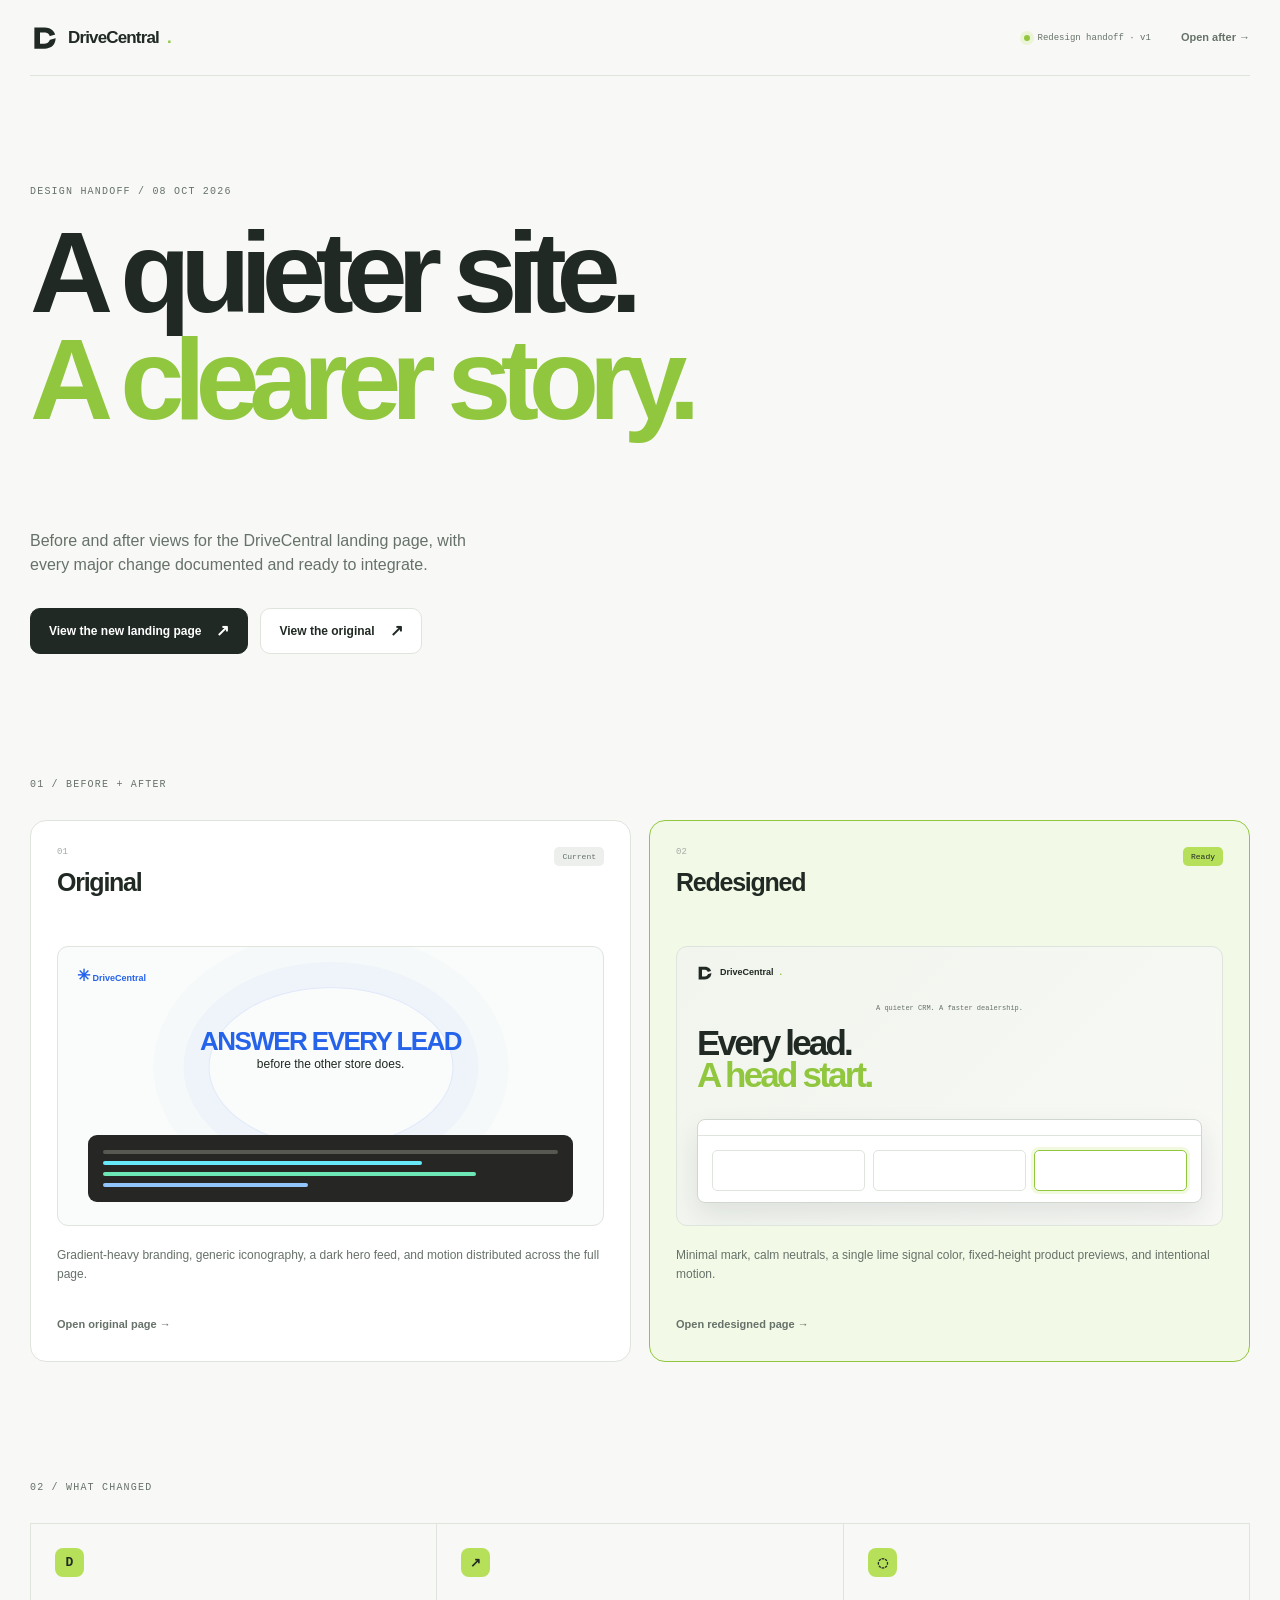
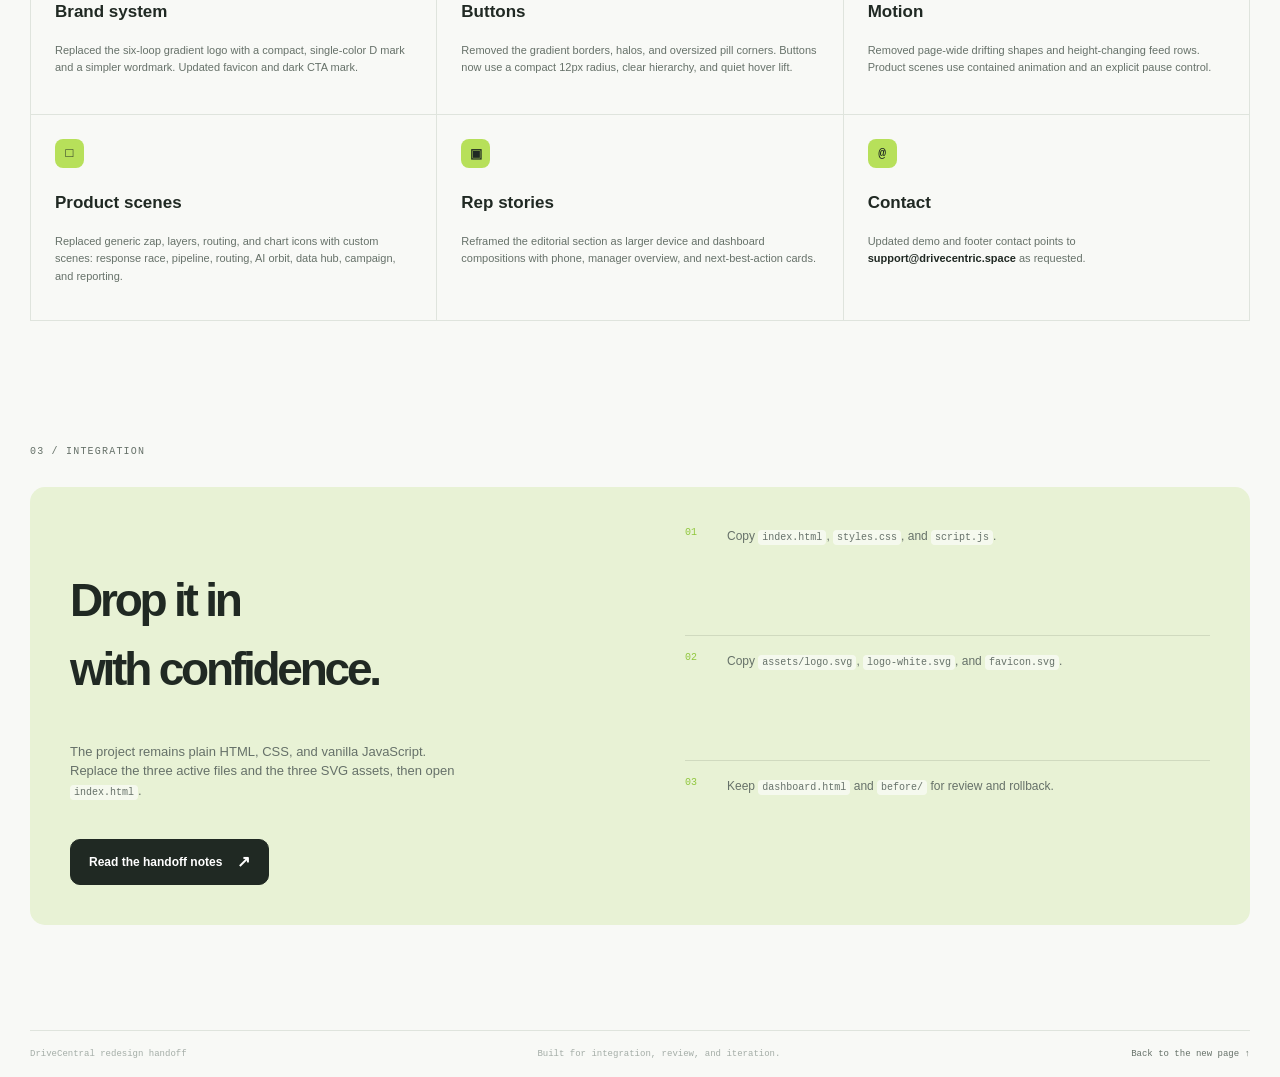
<file: dashboard.html>
<!doctype html>
<html lang="en">
<head>
  <meta charset="utf-8">
  <meta name="viewport" content="width=device-width, initial-scale=1">
  <title>DriveCentral redesign — before / after</title>
  <link rel="icon" href="assets/favicon.svg" type="image/svg+xml">
  <link rel="stylesheet" href="dashboard.css">
</head>
<body>
  <header class="dash-header"><a class="dash-brand" href="index.html"><img src="assets/logo.svg" alt="" width="30" height="30"> DriveCentral<span>.</span></a><span class="dash-status"><i></i> Redesign handoff · v1</span><a class="dash-link" href="index.html">Open after →</a></header>
  <main>
    <section class="dash-hero"><div class="dash-kicker">DESIGN HANDOFF / 08 OCT 2026</div><h1>A quieter site.<br><em>A clearer story.</em></h1><p>Before and after views for the DriveCentral landing page, with every major change documented and ready to integrate.</p><div class="dash-actions"><a class="dash-button dark" href="index.html">View the new landing page <span>↗</span></a><a class="dash-button" href="before/index.html">View the original <span>↗</span></a></div></section>
    <section class="compare-section"><div class="section-label">01 / BEFORE + AFTER</div><div class="compare-grid"><article class="compare-card"><div class="compare-card-head"><div><span class="compare-number">01</span><h2>Original</h2></div><span class="compare-tag old">Current</span></div><div class="preview preview-old"><div class="old-logo"><span>✳</span> DriveCentral</div><div class="old-title">ANSWER EVERY LEAD</div><div class="old-sub">before the other store does.</div><div class="old-blob"></div><div class="old-panel"><span></span><span></span><span></span><span></span></div></div><p>Gradient-heavy branding, generic iconography, a dark hero feed, and motion distributed across the full page.</p><a class="dash-text-link" href="before/index.html">Open original page →</a></article><article class="compare-card after"><div class="compare-card-head"><div><span class="compare-number">02</span><h2>Redesigned</h2></div><span class="compare-tag new">Ready</span></div><div class="preview preview-new"><div class="new-logo"><img src="assets/logo.svg" alt=""> DriveCentral<span>.</span></div><div class="new-kicker">A quieter CRM. A faster dealership.</div><div class="new-title">Every lead.<br><em>A head start.</em></div><div class="new-window"><div class="window-line"></div><div class="window-cells"><span></span><span></span><span></span></div></div></div><p>Minimal mark, calm neutrals, a single lime signal color, fixed-height product previews, and intentional motion.</p><a class="dash-text-link" href="index.html">Open redesigned page →</a></article></div></section>
    <section class="inventory-section"><div class="section-label">02 / WHAT CHANGED</div><div class="inventory-grid"><article><span class="inventory-icon">D</span><h3>Brand system</h3><p>Replaced the six-loop gradient logo with a compact, single-color D mark and a simpler wordmark. Updated favicon and dark CTA mark.</p></article><article><span class="inventory-icon">↗</span><h3>Buttons</h3><p>Removed the gradient borders, halos, and oversized pill corners. Buttons now use a compact 12px radius, clear hierarchy, and quiet hover lift.</p></article><article><span class="inventory-icon">◌</span><h3>Motion</h3><p>Removed page-wide drifting shapes and height-changing feed rows. Product scenes use contained animation and an explicit pause control.</p></article><article><span class="inventory-icon">□</span><h3>Product scenes</h3><p>Replaced generic zap, layers, routing, and chart icons with custom scenes: response race, pipeline, routing, AI orbit, data hub, campaign, and reporting.</p></article><article><span class="inventory-icon">▣</span><h3>Rep stories</h3><p>Reframed the editorial section as larger device and dashboard compositions with phone, manager overview, and next-best-action cards.</p></article><article><span class="inventory-icon">@</span><h3>Contact</h3><p>Updated demo and footer contact points to <strong>support@drivecentric.space</strong> as requested.</p></article></div></section>
    <section class="handoff-section"><div class="section-label">03 / INTEGRATION</div><div class="handoff-grid"><div><h2>Drop it in<br>with confidence.</h2><p>The project remains plain HTML, CSS, and vanilla JavaScript. Replace the three active files and the three SVG assets, then open <code>index.html</code>.</p><a class="dash-button dark" href="README_REDESIGN.md">Read the handoff notes <span>↗</span></a></div><ol><li><b>01</b><span>Copy <code>index.html</code>, <code>styles.css</code>, and <code>script.js</code>.</span></li><li><b>02</b><span>Copy <code>assets/logo.svg</code>, <code>logo-white.svg</code>, and <code>favicon.svg</code>.</span></li><li><b>03</b><span>Keep <code>dashboard.html</code> and <code>before/</code> for review and rollback.</span></li></ol></div></section>
  </main>
  <footer class="dash-footer"><span>DriveCentral redesign handoff</span><span>Built for integration, review, and iteration.</span><a href="index.html">Back to the new page ↑</a></footer>
</body>
</html>
</file>
<file: styles.css>
:root {
  --ink: #202923;
  --ink-strong: #17201b;
  --ink-muted: #667169;
  --ink-soft: #a4ada7;
  --paper: #f8f9f6;
  --surface: #ffffff;
  --surface-soft: #f1f3ee;
  --line: #dfe4dd;
  --line-light: #edf0eb;
  --accent: #b7e05a;
  --accent-strong: #91c73f;
  --accent-soft: #e6f4ba;
  --dark: #202923;
  --dark-2: #2b362f;
  --dark-muted: #89948b;
  --shadow-sm: 0 8px 24px rgba(32,41,35,.06);
  --shadow-md: 0 24px 64px rgba(32,41,35,.1);
  --shadow-lg: 0 40px 100px rgba(32,41,35,.14);
  --sans: Inter, ui-sans-serif, -apple-system, BlinkMacSystemFont, "Segoe UI", sans-serif;
  --mono: "SFMono-Regular", Consolas, "Liberation Mono", monospace;
  --container: 1220px;
  --ease: cubic-bezier(.2,.8,.2,1);
}
* { box-sizing: border-box; }
html { scroll-behavior: smooth; background: var(--paper); }
body { margin: 0; background: var(--paper); color: var(--ink); font-family: var(--sans); font-size: 16px; line-height: 1.55; -webkit-font-smoothing: antialiased; overflow-x: hidden; }
body.no-scroll { overflow: hidden; }
a { color: inherit; text-decoration: none; }
button { color: inherit; font: inherit; }
img { display: block; max-width: 100%; }
h1,h2,h3,h4,p { margin: 0; }
h1,h2,h3,h4 { color: var(--ink-strong); letter-spacing: -.045em; line-height: 1.02; }
.container { width: min(100% - 48px, var(--container)); margin-inline: auto; }
.skip-link { position: fixed; z-index: 200; left: 16px; top: -60px; padding: 10px 14px; border-radius: 10px; background: var(--dark); color: #fff; transition: top .2s; }
.skip-link:focus { top: 16px; }
.eyebrow { color: var(--ink-muted); font: 600 11px/1.2 var(--mono); letter-spacing: .12em; }
.muted-heading { color: var(--ink-soft); }
.brand { display: inline-flex; align-items: center; gap: 10px; color: var(--ink-strong); font-size: 18px; font-weight: 650; letter-spacing: -.045em; }
.brand img { flex: none; }
.brand-period { color: var(--accent-strong); }
.button { display: inline-flex; align-items: center; justify-content: center; gap: 14px; min-height: 48px; padding: 0 21px; border: 1px solid var(--ink); border-radius: 12px; background: var(--ink); color: #fff; font-size: 13px; font-weight: 650; letter-spacing: -.01em; transition: transform .25s var(--ease), background .25s, border-color .25s, box-shadow .25s; }
.button span { font-size: 18px; line-height: 0; }
.button:hover { transform: translateY(-2px); background: #2a3730; box-shadow: 0 10px 20px rgba(32,41,35,.12); }
.button-small { min-height: 40px; padding: 0 16px; font-size: 12px; border-radius: 10px; }
.button-outline { background: transparent; color: var(--ink); border-color: var(--line); }
.button-outline:hover { background: var(--surface); border-color: var(--ink); }
.button-light { background: var(--accent); color: var(--ink); border-color: var(--accent); }
.button-light:hover { background: #c3ea6e; border-color: #c3ea6e; box-shadow: 0 10px 20px rgba(183,224,90,.18); }
.text-link { display: inline-flex; align-items: center; gap: 10px; color: var(--ink-strong); font-size: 13px; font-weight: 650; border-bottom: 1px solid var(--ink); padding-bottom: 4px; transition: color .2s, border-color .2s, gap .2s; }
.text-link:hover { gap: 14px; color: var(--accent-strong); border-color: var(--accent-strong); }
.status-dot { display: inline-block; width: 7px; height: 7px; border-radius: 50%; background: var(--accent-strong); box-shadow: 0 0 0 4px rgba(183,224,90,.2); }

/* header */
.site-header { position: sticky; top: 0; z-index: 100; border-bottom: 1px solid transparent; background: rgba(248,249,246,.84); backdrop-filter: blur(16px); transition: border-color .25s, background .25s; }
.site-header.scrolled { border-bottom-color: var(--line); background: rgba(248,249,246,.95); }
.header-inner { display: flex; align-items: center; justify-content: space-between; height: 76px; }
.main-nav { display: flex; align-items: center; gap: 34px; margin-left: auto; margin-right: 35px; }
.main-nav a { color: var(--ink-muted); font-size: 13px; font-weight: 500; transition: color .2s; }
.main-nav a:hover { color: var(--ink); }
.menu-toggle { display: none; width: 40px; height: 40px; padding: 9px; border: 1px solid var(--line); border-radius: 10px; background: var(--surface); }
.menu-toggle span { display: block; width: 20px; height: 1px; margin: 5px 0; background: var(--ink); transition: transform .25s, opacity .25s; }
.mobile-menu { display: none; }

/* hero */
.hero { position: relative; padding: 108px 0 65px; overflow: hidden; }
.hero::before { content: ""; position: absolute; width: 850px; height: 600px; left: 50%; top: -250px; transform: translateX(-50%); background: radial-gradient(ellipse, rgba(230,244,186,.5), rgba(248,249,246,0) 70%); pointer-events: none; }
.hero .container { position: relative; }
.hero-kicker { display: flex; align-items: center; justify-content: center; gap: 10px; color: var(--ink-muted); font: 500 11px/1.2 var(--mono); letter-spacing: .02em; }
.hero h1 { max-width: 900px; margin: 24px auto 0; text-align: center; font-size: clamp(64px, 10vw, 142px); font-weight: 650; letter-spacing: -.085em; }
.headline-accent { color: var(--accent-strong); }
.hero-description { max-width: 580px; margin: 28px auto 0; color: var(--ink-muted); text-align: center; font-size: 18px; line-height: 1.5; letter-spacing: -.02em; }
.hero-actions { display: flex; align-items: center; justify-content: center; gap: 28px; margin-top: 31px; }
.hero-note { margin-top: 18px; color: var(--ink-soft); text-align: center; font: 10px/1.3 var(--mono); letter-spacing: .02em; }
.hero-note span { margin: 0 8px; color: #c1c9c1; }

/* product window */
.product-window { width: min(100%, 1080px); margin: 70px auto 0; border: 1px solid #cfd7ce; border-radius: 18px; background: var(--surface); box-shadow: var(--shadow-lg); overflow: hidden; }
.window-top { display: flex; align-items: center; height: 58px; padding: 0 19px; border-bottom: 1px solid var(--line); background: rgba(255,255,255,.94); }
.window-brand { display: inline-flex; align-items: center; gap: 8px; font-size: 12px; font-weight: 650; }
.window-store { margin-left: auto; color: var(--ink-muted); font-size: 11px; }
.store-tag { margin-left: 8px; padding: 4px 8px; border: 1px solid var(--line); border-radius: 100px; color: var(--ink-soft); font: 10px var(--mono); }
.motion-toggle { display: inline-flex; align-items: center; gap: 7px; margin-left: 16px; padding: 6px 9px; border: 1px solid var(--line); border-radius: 7px; background: var(--paper); color: var(--ink-muted); cursor: pointer; font-size: 10px; }
.pause-symbol { width: 10px; height: 11px; border-left: 2px solid currentColor; border-right: 2px solid currentColor; }
.workspace { display: grid; grid-template-columns: 210px 300px 1fr; min-height: 385px; }
.app-sidebar { display: flex; flex-direction: column; padding: 19px 13px 14px; border-right: 1px solid var(--line); background: var(--surface-soft); }
.sidebar-store { display: flex; align-items: center; gap: 9px; padding: 0 7px 24px; font-size: 11px; font-weight: 650; }
.sidebar-store small, .sidebar-bottom small { display: block; margin-top: 2px; color: var(--ink-soft); font: 9px var(--mono); }
.store-monogram { display: grid; place-items: center; width: 27px; height: 27px; border-radius: 8px; background: var(--ink); color: #fff; font: 600 12px var(--mono); }
.sidebar-nav { display: grid; gap: 4px; }
.sidebar-nav span { display: flex; align-items: center; justify-content: space-between; padding: 8px 9px; border-radius: 7px; color: var(--ink-muted); font: 10px var(--mono); }
.sidebar-nav .active { background: #fff; color: var(--ink); box-shadow: var(--shadow-sm); font-weight: 600; }
.sidebar-nav b { padding: 1px 5px; border-radius: 5px; background: var(--accent-soft); color: var(--accent-strong); font-size: 9px; }
.sidebar-bottom { display: flex; align-items: center; gap: 8px; margin-top: auto; padding: 13px 7px 0; border-top: 1px solid var(--line); font-size: 10px; font-weight: 600; }
.avatar { display: inline-grid; place-items: center; width: 30px; height: 30px; flex: none; border-radius: 50%; background: #e5e9e4; color: var(--ink); font: 600 9px var(--mono); }
.pale-green { background: #dff0bf; color: #5a7831; }
.pale-violet { background: #e5def8; color: #7255a4; }
.pale-sand { background: #f6e4c8; color: #9a6c34; }
.pale-blue { background: #d7e9f5; color: #4c7c99; }
.lead-panel { padding: 22px 14px; border-right: 1px solid var(--line); }
.panel-heading { display: flex; align-items: center; gap: 8px; }
.panel-heading h2, .conversation-heading h2 { font-size: 15px; font-weight: 650; letter-spacing: -.03em; }
.count-badge { display: grid; place-items: center; width: 18px; height: 18px; border-radius: 50%; background: var(--accent-soft); color: #719d2c; font: 9px var(--mono); }
.lead-filter { display: flex; justify-content: space-between; margin: 16px 0 9px; padding: 8px 9px; border: 1px solid var(--line); border-radius: 7px; color: var(--ink-muted); font: 9px var(--mono); }
.lead-list { display: grid; gap: 4px; }
.lead-row { display: grid; grid-template-columns: 30px minmax(0,1fr) auto; gap: 8px; width: 100%; padding: 10px 7px; border: 1px solid transparent; border-radius: 9px; background: transparent; text-align: left; cursor: pointer; }
.lead-row:hover { background: var(--surface-soft); }
.lead-row.selected { border-color: var(--line); background: var(--surface-soft); }
.lead-details { min-width: 0; }
.lead-details b, .lead-details small, .lead-details span { display: block; overflow: hidden; white-space: nowrap; text-overflow: ellipsis; }
.lead-details b { font-size: 10px; font-weight: 650; }
.lead-details small, .lead-details span { margin-top: 2px; color: var(--ink-muted); font: 8px var(--mono); }
.lead-details span { color: var(--ink-soft); }
.lead-time { padding-top: 2px; color: var(--ink-soft); font: 8px var(--mono); white-space: nowrap; }
.lead-time i { display: block; width: 5px; height: 5px; margin: 5px auto 0; border-radius: 50%; background: var(--accent-strong); }
.lead-panel-note { display: flex; align-items: center; gap: 8px; margin-top: 18px; color: var(--ink-soft); font: 8px var(--mono); }
.conversation-panel { display: flex; min-width: 0; flex-direction: column; }
.conversation-heading { display: flex; align-items: center; gap: 9px; padding: 18px 22px; border-bottom: 1px solid var(--line); }
.conversation-heading small { display: block; margin-top: 3px; color: var(--ink-muted); font: 9px var(--mono); }
.pill { margin-left: auto; padding: 5px 8px; border: 1px solid var(--line); border-radius: 100px; color: var(--ink-muted); font: 9px var(--mono); white-space: nowrap; }
.pill.small { padding: 4px 7px; font-size: 8px; }
.conversation-body { display: flex; flex: 1; flex-direction: column; align-items: flex-start; padding: 18px 22px 16px; background: #fcfdfb; }
.conversation-day { align-self: center; margin-bottom: 13px; color: var(--ink-soft); font: 8px var(--mono); letter-spacing: .08em; }
.bubble { max-width: 82%; padding: 9px 12px; border-radius: 12px; font-size: 10px; line-height: 1.45; }
.bubble.customer { border: 1px solid var(--line); background: #fff; }
.bubble.agent { margin-top: 7px; border-radius: 4px 12px 12px 12px; background: var(--ink); color: #fff; }
.bubble.reply { align-self: flex-end; margin-top: 7px; border-radius: 12px 4px 12px 12px; background: var(--accent-soft); color: var(--ink); }
.message-meta { display: flex; align-items: center; gap: 5px; margin-top: 7px; color: var(--ink-muted); font: 8px var(--mono); }
.message-meta span { color: var(--accent-strong); }
.appointment-card { display: flex; align-items: center; gap: 10px; width: min(100%, 290px); margin-top: 12px; padding: 9px 11px; border: 1px solid var(--line); border-radius: 10px; background: #fff; box-shadow: var(--shadow-sm); }
.appointment-day { display: grid; place-items: center; width: 31px; height: 32px; border-radius: 7px; background: var(--accent-soft); color: var(--accent-strong); font: 8px var(--mono); line-height: 1; }
.appointment-day b { color: var(--ink); font-size: 13px; }
.appointment-card small { display: block; margin-top: 3px; color: var(--ink-muted); font: 8px var(--mono); }
.confirmation-mark { display: grid; place-items: center; width: 20px; height: 20px; margin-left: auto; border-radius: 50%; background: var(--accent); color: var(--ink); font-weight: 700; }
.composer { display: flex; align-items: center; justify-content: space-between; margin: 0 22px 18px; padding: 9px 11px; border: 1px solid var(--line); border-radius: 8px; color: var(--ink-soft); font: 9px var(--mono); }
.send-button { display: grid; place-items: center; width: 22px; height: 22px; border-radius: 6px; background: var(--ink); color: #fff; font-size: 14px; }
.demo-timeline { display: flex; align-items: center; gap: 18px; min-height: 52px; padding: 0 19px; border-top: 1px solid var(--line); background: #fff; }
.timeline-label { color: var(--ink-muted); font-size: 10px; font-weight: 600; }
.timeline-steps { display: flex; align-items: center; gap: 18px; margin-left: auto; }
.timeline-steps span { display: inline-flex; align-items: center; gap: 6px; color: var(--ink-soft); font: 9px var(--mono); transition: color .25s; }
.timeline-steps span.active { color: var(--ink); }
.timeline-steps i { display: inline-block; width: 6px; height: 6px; border: 1px solid #c7d0c7; border-radius: 50%; transition: background .25s, border-color .25s; }
.timeline-steps span.active i { border-color: var(--accent-strong); background: var(--accent-strong); }
.sample-label { color: var(--ink-soft); font: 9px var(--mono); }
.preview-caption { margin-top: 13px; color: var(--ink-soft); text-align: center; font: 9px var(--mono); }
.preview-caption span { margin-left: 10px; color: #bdc5be; }

/* audience */
.audience-band { border-block: 1px solid var(--line); background: var(--surface); }
.audience-inner { display: grid; grid-template-columns: 1fr 2fr auto; align-items: center; gap: 30px; min-height: 112px; }
.audience-inner > span { color: var(--ink-muted); font-size: 13px; line-height: 1.2; }
.audience-inner > span b { color: var(--ink); font-weight: 650; }
.audience-inner > div { display: flex; justify-content: space-around; gap: 18px; color: var(--ink-soft); font: 9px var(--mono); }
.audience-inner .text-link { font-size: 11px; }

/* sections */
.section { padding: 150px 0; }
.section-heading { margin-bottom: 70px; }
.section-heading h2 { margin-top: 22px; font-size: clamp(44px, 6vw, 80px); font-weight: 600; }
.section-heading > p:last-child { color: var(--ink-muted); font-size: 16px; line-height: 1.55; }
.split-heading { display: grid; grid-template-columns: minmax(0,1fr) minmax(260px, 390px); align-items: end; gap: 50px; }
.split-heading > p { padding-bottom: 8px; }
.centered { max-width: 680px; margin-inline: auto; text-align: center; }
.centered > p:last-child { margin-top: 26px; }
.section-footnote { margin-top: 22px; color: var(--ink-soft); font: 9px var(--mono); text-align: center; }

/* how */
.how-section { background: var(--paper); }
.how-grid { display: grid; grid-template-columns: repeat(3, 1fr); gap: 17px; }
.how-card { border: 1px solid var(--line); border-radius: 16px; background: var(--surface); overflow: hidden; transition: transform .35s var(--ease), box-shadow .35s var(--ease); }
.how-card:hover { transform: translateY(-5px); box-shadow: var(--shadow-md); }
.how-visual { position: relative; height: 315px; padding: 20px; overflow: hidden; background: var(--surface-soft); }
.scene-top { display: flex; justify-content: space-between; color: var(--ink-muted); font: 9px var(--mono); letter-spacing: .04em; }
.scene-live { display: inline-flex; align-items: center; gap: 6px; color: var(--accent-strong); }
.scene-live::before { content: ""; display: inline-block; width: 5px; height: 5px; border-radius: 50%; background: var(--accent-strong); }
.feature-copy { padding: 26px 26px 31px; }
.feature-number { color: var(--accent-strong); font: 10px var(--mono); }
.feature-copy h3 { margin-top: 16px; font-size: 25px; font-weight: 600; }
.feature-copy p { margin-top: 12px; color: var(--ink-muted); font-size: 13px; line-height: 1.6; }
/* response scene */
.response-document { display: flex; align-items: center; gap: 10px; margin: 46px 0 0; padding: 13px 14px; border: 1px solid var(--line); border-radius: 12px; background: #fff; box-shadow: var(--shadow-sm); }
.response-document b, .response-document small { display: block; }
.response-document b { font-size: 11px; font-weight: 650; }
.response-document small { margin-top: 3px; color: var(--ink-muted); font: 8px var(--mono); }
.document-dot { width: 7px; height: 7px; margin-left: auto; border-radius: 50%; background: var(--accent); box-shadow: 0 0 0 5px var(--accent-soft); }
.response-connector { display: flex; align-items: center; justify-content: space-around; height: 37px; padding: 0 40px; }
.response-connector i { display: block; width: 3px; height: 3px; border-radius: 50%; background: var(--accent-strong); box-shadow: 0 0 0 3px var(--accent-soft); }
.response-result { display: flex; align-items: center; justify-content: space-between; padding: 14px; border-radius: 12px; background: var(--dark); color: #fff; }
.response-time { font-size: 22px; font-weight: 600; letter-spacing: -.06em; }
.response-time span { display: block; margin-top: 4px; color: var(--dark-muted); font: 8px var(--mono); letter-spacing: .02em; }
.response-stamp { padding: 5px 7px; border-radius: 5px; background: rgba(183,224,90,.16); color: var(--accent); font: 8px var(--mono); }
.comparison-line { display: grid; grid-template-columns: auto 1fr auto; align-items: center; gap: 10px; margin-top: 34px; color: var(--ink-soft); font: 8px var(--mono); }
.comparison-line div { height: 4px; border-radius: 99px; background: #d7ddd7; overflow: hidden; }
.comparison-line i { display: block; width: 22%; height: 100%; background: #b1bab1; }
/* pipeline scene */
.pipeline-scene { background: #f5f7f2; }
.pipeline-item { display: grid; grid-template-columns: 30px 1fr auto; align-items: center; gap: 9px; margin-top: 16px; padding: 10px; border: 1px solid var(--line); border-radius: 10px; background: #fff; }
.pipeline-item b, .pipeline-item small { display: block; }
.pipeline-item b { font-size: 10px; font-weight: 650; }
.pipeline-item small { margin-top: 3px; color: var(--ink-muted); font: 8px var(--mono); }
.mini-status { padding: 4px 6px; border-radius: 5px; background: var(--accent-soft); color: var(--accent-strong); font: 8px var(--mono); }
.mini-status.neutral { background: var(--surface-soft); color: var(--ink-muted); }
.stale-item { opacity: .78; }
.pipeline-footer { display: flex; align-items: center; gap: 7px; margin-top: 18px; color: var(--ink-muted); font: 8px var(--mono); }
/* routing scene */
.routing-scene { background: #f5f6fb; }
.routing-source { display: flex; align-items: center; gap: 10px; width: 160px; margin: 40px auto 0; padding: 11px 13px; border: 1px solid var(--line); border-radius: 10px; background: #fff; font-size: 10px; box-shadow: var(--shadow-sm); }
.routing-source b { font-weight: 650; }
.routing-source-dot { width: 7px; height: 7px; flex: none; border-radius: 50%; background: var(--accent-strong); box-shadow: 0 0 0 4px var(--accent-soft); }
.routing-branches { height: 60px; margin: 0 auto; }
.routing-branches svg { display: block; width: 100%; height: 100%; overflow: visible; }
.routing-branches path { fill: none; stroke: #c5cdc6; stroke-width: 1.3; }
.routing-branches .routing-trace { stroke: var(--accent-strong); stroke-dasharray: 8 6; animation: trace 2.8s linear infinite; }
@keyframes trace { to { stroke-dashoffset: -28; } }
.routing-destinations { display: grid; grid-template-columns: repeat(3,1fr); gap: 6px; }
.routing-destinations > div { padding: 11px 8px; border: 1px solid var(--line); border-radius: 8px; background: #fff; text-align: center; }
.destination-active { border-color: var(--accent) !important; background: var(--accent-soft) !important; }
.destination-label, .routing-destinations small { display: block; }
.destination-label { font: 600 12px var(--mono); }
.routing-destinations small { margin-top: 4px; color: var(--ink-muted); font: 7px var(--mono); }
.routing-footer { margin-top: 19px; color: var(--ink-soft); text-align: center; font: 8px var(--mono); }

/* metrics */
.metrics-section { border-block: 1px solid var(--line); background: #fff; }
.metrics-grid { display: grid; grid-template-columns: repeat(4,1fr); }
.metrics-grid > div { padding: 34px 24px; border-right: 1px solid var(--line); }
.metrics-grid > div:last-child { border-right: 0; }
.metrics-grid strong { display: block; color: var(--ink-strong); font-size: 40px; font-weight: 600; letter-spacing: -.08em; }
.metrics-grid strong span { color: var(--accent-strong); font-size: 17px; letter-spacing: -.04em; }
.metrics-grid p { margin-top: 6px; color: var(--ink-muted); font: 10px var(--mono); }

/* platform */
.platform-section { background: #fff; }
.platform-grid { display: grid; grid-template-columns: repeat(3,1fr); gap: 17px; }
.platform-card { position: relative; display: flex; min-height: 435px; flex-direction: column; border: 1px solid var(--line); border-radius: 16px; background: var(--paper); overflow: hidden; transition: transform .35s var(--ease), box-shadow .35s var(--ease); }
.platform-card:hover { transform: translateY(-5px); box-shadow: var(--shadow-md); }
.card-wide { grid-column: span 2; }
.card-copy { padding: 29px 29px 22px; }
.card-category { color: var(--ink-muted); font: 9px var(--mono); letter-spacing: .08em; }
.card-copy h3 { margin-top: 17px; font-size: 30px; font-weight: 600; }
.card-copy p { margin-top: 15px; color: var(--ink-muted); font-size: 12px; line-height: 1.55; }
.card-footer { display: flex; align-items: center; justify-content: space-between; margin-top: auto; padding: 14px 22px; border-top: 1px solid var(--line); color: var(--ink-muted); font: 9px var(--mono); }
.card-footer span:last-child { color: var(--ink-soft); }
/* CRM */
.crm-card { background: #f1f5ed; }
.crm-scene { position: relative; margin: auto 24px 22px; padding: 17px; border: 1px solid var(--line); border-radius: 12px 12px 0 0; background: #fff; box-shadow: var(--shadow-sm); }
.mini-window-heading { display: flex; justify-content: space-between; align-items: center; color: var(--ink-muted); font: 9px var(--mono); }
.kanban-grid { display: grid; grid-template-columns: repeat(3,1fr); gap: 8px; margin-top: 13px; }
.kanban-column { min-width: 0; }
.kanban-label { display: flex; justify-content: space-between; color: var(--ink-soft); font: 8px var(--mono); }
.kanban-label b { color: var(--ink-muted); }
.deal-card { display: grid; grid-template-columns: 22px 1fr; gap: 5px 6px; margin-top: 8px; padding: 9px; border: 1px solid var(--line); border-radius: 8px; background: #fff; box-shadow: 0 4px 12px rgba(32,41,35,.04); }
.deal-card .avatar { grid-row: span 2; width: 22px; height: 22px; font-size: 7px; }
.deal-card b, .deal-card small, .deal-source { grid-column: 2; min-width: 0; overflow: hidden; white-space: nowrap; text-overflow: ellipsis; }
.deal-card b { font-size: 8px; }
.deal-card small, .deal-source { color: var(--ink-muted); font: 7px var(--mono); }
.deal-source { grid-column: 1 / -1; padding-top: 5px; border-top: 1px solid var(--line-light); }
.active-deal { border-color: var(--accent-strong); box-shadow: 0 0 0 3px rgba(183,224,90,.2); }
.deal-skeleton { display: grid; gap: 5px; margin-top: 8px; padding: 9px; border: 1px dashed #d8ded8; border-radius: 8px; }
.deal-skeleton i { display: block; width: 70%; height: 4px; border-radius: 99px; background: #e9eee8; }
.deal-skeleton i + i { width: 48%; }
.pipeline-path { position: absolute; left: 34%; right: 18%; bottom: 31px; height: 1px; background: var(--accent); transform-origin: left; animation: path-pulse 3.2s ease-in-out infinite; }
.pipeline-path span { position: absolute; right: -2px; top: -3px; width: 7px; height: 7px; border-radius: 50%; background: var(--accent-strong); }
@keyframes path-pulse { 0%,100% { opacity: .4; transform: scaleX(.82); } 50% { opacity: 1; transform: scaleX(1); } }
/* communications */
.communications-card { background: #f6f7f2; }
.communications-scene { margin: auto 28px 31px; }
.channel-switch { display: flex; gap: 4px; width: max-content; padding: 3px; border: 1px solid var(--line); border-radius: 8px; background: #fff; }
.channel-switch button { padding: 6px 9px; border: 0; border-radius: 5px; background: transparent; color: var(--ink-soft); cursor: pointer; font: 8px var(--mono); }
.channel-switch button[aria-pressed="true"] { background: var(--ink); color: #fff; }
.channel-message { width: 76%; margin-top: 22px; padding: 10px 12px; border: 1px solid var(--line); border-radius: 11px; background: #fff; font-size: 10px; transition: opacity .25s, transform .25s; }
.channel-message.outgoing { margin: 8px 0 0 auto; border: 0; background: var(--accent-soft); }
.channel-detail { margin-top: 17px; color: var(--ink-soft); font: 8px var(--mono); }
/* ai */
.ai-card { background: #f3f2fa; }
.ai-scene { position: relative; display: grid; place-items: center; flex: 1; min-height: 215px; margin-top: -5px; overflow: hidden; }
.agent-orbit { position: relative; width: 180px; height: 180px; }
.agent-orbit img { position: absolute; left: 50%; top: 50%; width: 42px; height: 42px; padding: 9px; border-radius: 50%; background: var(--accent); transform: translate(-50%,-50%); box-shadow: 0 7px 20px rgba(145,199,63,.25); z-index: 2; }
.orbit-ring { position: absolute; inset: 50%; border: 1px solid rgba(102,113,105,.25); border-radius: 50%; transform: translate(-50%,-50%); }
.ring-one { width: 78px; height: 78px; }
.ring-two { width: 128px; height: 128px; border-color: rgba(102,113,105,.17); }
.ring-three { width: 178px; height: 178px; border-color: rgba(102,113,105,.1); }
.orbit-point { position: absolute; width: 7px; height: 7px; border-radius: 50%; background: var(--ink); }
.point-one { top: 50px; left: 22px; animation: orbit-one 5s linear infinite; }
.point-two { top: 133px; left: 74px; background: var(--accent-strong); animation: orbit-two 6s linear infinite; }
.point-three { top: 75px; right: 9px; animation: orbit-three 7s linear infinite; }
@keyframes orbit-one { to { transform: rotate(360deg) translateX(50px) rotate(-360deg); } }
@keyframes orbit-two { to { transform: rotate(-360deg) translateX(50px) rotate(360deg); } }
@keyframes orbit-three { to { transform: rotate(360deg) translateX(40px) rotate(-360deg); } }
.agent-state { position: absolute; bottom: 13px; display: inline-flex; align-items: center; gap: 7px; color: var(--ink-muted); font: 8px var(--mono); }
/* integration */
.data-card { background: #f4f5f2; }
.integration-scene { position: relative; min-height: 181px; margin: auto 27px 24px; }
.connection-lines { position: absolute; inset: 7px 0 0; width: 100%; height: 160px; }
.connection-lines path { fill: none; stroke: #cbd3cb; stroke-width: 1.2; }
.connection-lines .data-trace { stroke: var(--accent-strong); stroke-dasharray: 8 6; animation: trace 3.2s linear infinite; }
.integration-node, .integration-hub { position: absolute; display: grid; place-items: center; border: 1px solid var(--line); background: #fff; box-shadow: var(--shadow-sm); }
.integration-node { width: 90px; height: 32px; border-radius: 7px; color: var(--ink-muted); font: 8px var(--mono); }
.integration-hub { left: calc(50% - 27px); top: calc(50% - 27px); width: 54px; height: 54px; border-color: var(--accent); border-radius: 50%; background: var(--accent-soft); }
.node-dms { left: 0; top: 12px; } .node-inventory { left: 0; bottom: 8px; } .node-leads { right: 0; top: 12px; } .node-service { right: 0; bottom: 8px; }
.connection-note { position: absolute; bottom: -2px; left: 50%; transform: translateX(-50%); color: var(--ink-soft); font: 8px var(--mono); white-space: nowrap; }
/* marketing */
.marketing-card { background: #f7f4ee; }
.marketing-scene { position: relative; min-height: 214px; margin: auto 26px 26px; }
.campaign-card { position: relative; z-index: 2; width: 85%; margin: 20px auto 0; padding: 15px; border: 1px solid var(--line); border-radius: 10px; background: #fff; box-shadow: var(--shadow-sm); }
.campaign-card > div { display: flex; align-items: center; gap: 7px; }
.campaign-card b { font-size: 11px; font-weight: 650; }
.campaign-marker { width: 7px; height: 7px; border-radius: 2px; background: var(--accent-strong); }
.campaign-card p { margin-top: 12px; color: var(--ink-muted); font-size: 10px; line-height: 1.5; }
.campaign-status { display: flex; align-items: center; gap: 6px; margin-top: 16px; color: var(--accent-strong); font: 8px var(--mono); }
.campaign-status i { width: 5px; height: 5px; border-radius: 50%; background: var(--accent-strong); }
.campaign-underlay { position: absolute; right: 0; bottom: 0; left: 0; height: 120px; border: 1px solid #e2d7c6; border-radius: 10px; background: #f6ebd8; transform: rotate(-4deg); }
/* reporting */
.reporting-card { background: #f2f6f7; }
.reporting-scene { margin: auto 27px 22px; padding: 16px 16px 12px; border: 1px solid var(--line); border-radius: 11px; background: #fff; box-shadow: var(--shadow-sm); }
.report-summary { display: flex; align-items: flex-start; justify-content: space-between; }
.report-summary span, .report-summary b { display: block; }
.report-summary span { color: var(--ink-muted); font: 8px var(--mono); }
.report-summary b { margin-top: 5px; font-size: 14px; font-weight: 650; }
.trend-mark { display: inline; margin-left: 6px; color: var(--accent-strong) !important; font: 14px var(--sans) !important; }
.report-chart { margin-top: 17px; }
.report-chart svg { display: block; width: 100%; height: 83px; overflow: visible; }
.chart-grid { fill: none; stroke: #edf1ed; stroke-width: 1; }
.chart-line { fill: none; stroke: var(--accent-strong); stroke-linecap: round; stroke-width: 2; stroke-dasharray: 700; animation: chart-line 4.2s var(--ease) infinite; }
.chart-end { fill: var(--accent-strong); }
@keyframes chart-line { 0%,15% { stroke-dashoffset: 700; } 48%,82% { stroke-dashoffset: 0; } 100% { stroke-dashoffset: -20; } }
.chart-days { display: flex; justify-content: space-between; color: var(--ink-soft); font: 7px var(--mono); }

/* people */
.people-section { background: var(--paper); }
.people-section > .container > .section-heading { max-width: 720px; }
.people-row { display: grid; grid-template-columns: .75fr 1.25fr; align-items: center; gap: 90px; padding: 80px 0; border-top: 1px solid var(--line); }
.people-row-reverse { grid-template-columns: 1.25fr .75fr; }
.people-row-reverse .people-copy { order: 2; }
.people-row-reverse .people-visual { order: 1; }
.people-copy h3 { margin-top: 20px; font-size: clamp(34px, 4vw, 54px); font-weight: 600; }
.people-copy > p:not(.eyebrow) { max-width: 390px; margin-top: 18px; color: var(--ink-muted); font-size: 14px; line-height: 1.6; }
.people-copy .text-link { margin-top: 24px; }
.people-visual { position: relative; min-height: 500px; }
.rep-visual { display: grid; place-items: center; border-radius: 18px; background: #e8f2d5; overflow: hidden; }
.rep-visual::before { content: ""; position: absolute; inset: 0; background: radial-gradient(circle at 50% 110%, rgba(183,224,90,.8), rgba(232,242,213,0) 58%); }
.rep-caption { position: absolute; top: 31px; left: 35px; z-index: 2; display: flex; align-items: center; gap: 9px; color: #5f7f35; font: 9px var(--mono); letter-spacing: .08em; }
.phone-device { position: relative; z-index: 1; width: 245px; height: 485px; padding: 29px 17px 15px; border: 7px solid #252e29; border-radius: 35px; background: #f9fbf6; box-shadow: 0 28px 45px rgba(32,41,35,.2); overflow: hidden; transform: rotate(3deg); }
.phone-device::after { content: ""; position: absolute; top: 0; right: 0; bottom: 0; left: 0; border-radius: 27px; box-shadow: inset 0 0 0 1px rgba(255,255,255,.4); pointer-events: none; }
.phone-island { position: absolute; top: 10px; left: 50%; width: 76px; height: 16px; border-radius: 0 0 12px 12px; background: #252e29; transform: translateX(-50%); }
.phone-time { display: flex; justify-content: space-between; color: var(--ink); font: 8px var(--mono); }
.phone-time span { letter-spacing: 3px; }
.phone-heading { margin-top: 28px; }
.phone-heading span { display: block; color: var(--ink-muted); font-size: 10px; }
.phone-heading b { display: block; margin-top: 7px; color: var(--ink-strong); font-size: 23px; font-weight: 600; line-height: 1.02; }
.phone-summary { display: grid; grid-template-columns: repeat(2,1fr); gap: 7px; margin-top: 24px; }
.phone-summary div { padding: 11px 10px; border: 1px solid var(--line); border-radius: 9px; background: #fff; }
.phone-summary b, .phone-summary span { display: block; }
.phone-summary b { font-size: 18px; font-weight: 600; }
.phone-summary span { margin-top: 3px; color: var(--ink-muted); font: 7px var(--mono); }
.phone-section-label { display: flex; justify-content: space-between; margin-top: 23px; color: var(--ink-muted); font: 8px var(--mono); }
.phone-section-label span { color: var(--accent-strong); }
.phone-visit { display: flex; align-items: center; gap: 8px; margin-top: 8px; padding: 9px; border: 1px solid var(--line); border-radius: 9px; background: #fff; }
.phone-visit b, .phone-visit small { display: block; }
.phone-visit b { font-size: 9px; }
.phone-visit small { margin-top: 2px; color: var(--ink-muted); font: 7px var(--mono); }
.phone-visit > span:last-child { margin-left: auto; color: var(--ink); font: 10px var(--mono); text-align: right; }
.phone-context { margin-top: 12px; padding: 11px; border-radius: 9px; background: var(--dark); color: #fff; }
.phone-context > span { color: var(--dark-muted); font: 7px var(--mono); }
.phone-context p { margin-top: 7px; color: #e8eee7; font-size: 8px; line-height: 1.45; }
.phone-context div { display: flex; align-items: center; gap: 5px; margin-top: 9px; color: var(--accent); font: 7px var(--mono); }
.phone-context i { width: 5px; height: 5px; border-radius: 50%; background: var(--accent); }
.phone-bottom { position: absolute; right: 14px; bottom: 12px; left: 14px; display: flex; justify-content: space-around; padding-top: 10px; border-top: 1px solid var(--line); color: var(--ink-muted); font: 7px var(--mono); }
.phone-bottom b { color: var(--ink); }
.floating-note { position: absolute; z-index: 2; right: 10%; bottom: 55px; display: flex; align-items: center; gap: 9px; padding: 11px 13px; border: 1px solid var(--line); border-radius: 10px; background: #fff; box-shadow: var(--shadow-md); transform: rotate(-3deg); }
.note-check { display: grid; place-items: center; width: 22px; height: 22px; border-radius: 7px; background: var(--accent); font-weight: 700; }
.floating-note b, .floating-note span:last-child { display: block; }
.floating-note b { font-size: 9px; }
.floating-note span:last-child { margin-top: 3px; color: var(--ink-muted); font: 7px var(--mono); }
.manager-visual { display: grid; place-items: center; border-radius: 18px; background: #e9e5f6; overflow: hidden; }
.manager-visual::before { content: ""; position: absolute; inset: 0; background: radial-gradient(circle at 52% 80%, rgba(204,196,242,.72), rgba(233,229,246,0) 62%); }
.manager-preview { position: relative; z-index: 1; width: min(88%, 535px); padding: 22px 22px 18px; border: 1px solid #d3cde9; border-radius: 14px; background: rgba(255,255,255,.8); box-shadow: 0 25px 50px rgba(75,57,116,.12); backdrop-filter: blur(8px); transform: rotate(-2deg); }
.manager-preview-head { display: flex; align-items: center; gap: 8px; color: var(--ink-muted); font: 9px var(--mono); }
.manager-preview-head .pill { margin-left: auto; }
.manager-title { margin-top: 30px; }
.manager-title small { color: var(--ink-muted); font: 8px var(--mono); letter-spacing: .08em; }
.manager-title b { display: block; margin-top: 9px; font-size: 25px; font-weight: 600; }
.manager-metrics { display: grid; grid-template-columns: 1fr 1fr; gap: 9px; margin-top: 24px; }
.manager-metrics div { padding: 13px; border: 1px solid var(--line); border-radius: 9px; background: #fff; }
.manager-metrics span, .manager-metrics b, .manager-metrics small { display: block; }
.manager-metrics span { color: var(--ink-muted); font: 8px var(--mono); }
.manager-metrics b { margin-top: 9px; font-size: 24px; font-weight: 600; }
.manager-metrics small { margin-top: 4px; color: var(--ink-soft); font: 7px var(--mono); }
.manager-team { display: grid; gap: 8px; margin-top: 17px; }
.manager-team > div { display: grid; grid-template-columns: 23px 108px 1fr 45px; align-items: center; gap: 8px; }
.manager-team .avatar { width: 23px; height: 23px; font-size: 7px; }
.manager-team b { font-size: 9px; }
.team-meter { height: 5px; border-radius: 99px; background: #e9ede8; overflow: hidden; }
.team-meter i { display: block; width: calc(var(--progress) * 100%); height: 100%; border-radius: inherit; background: var(--accent-strong); }
.manager-team small { color: var(--accent-strong); font: 7px var(--mono); }
.manager-foot { display: flex; justify-content: space-between; margin-top: 18px; padding-top: 11px; border-top: 1px solid var(--line); color: var(--ink-muted); font: 8px var(--mono); }
.manager-foot span { color: var(--ink-soft); }
.deal-visual { display: grid; place-items: center; border-radius: 18px; background: #f3e8d9; overflow: hidden; }
.deal-visual::before { content: ""; position: absolute; inset: 0; background: radial-gradient(circle at 50% 55%, rgba(250,240,219,.9), rgba(243,232,217,0) 65%); }
.focus-backing { position: absolute; width: min(70%, 370px); height: 340px; border: 1px solid #e3d4c2; border-radius: 16px; background: rgba(255,255,255,.5); }
.backing-one { transform: translate(26px, 12px) rotate(7deg); opacity: .55; }
.backing-two { transform: translate(-28px, -8px) rotate(-7deg); opacity: .7; }
.focus-card { position: relative; z-index: 1; width: min(74%, 385px); min-height: 345px; padding: 27px; border: 1px solid #ddcfbd; border-radius: 16px; background: rgba(255,255,255,.9); box-shadow: 0 25px 55px rgba(112,79,36,.12); }
.focus-eyebrow { color: #997d59; font: 8px var(--mono); letter-spacing: .1em; }
.focus-person { display: flex; align-items: center; gap: 9px; margin-top: 26px; padding-bottom: 18px; border-bottom: 1px solid var(--line); }
.focus-person b, .focus-person small { display: block; }
.focus-person b { font-size: 10px; }
.focus-person small { margin-top: 3px; color: var(--ink-muted); font: 8px var(--mono); }
.focus-card h4 { margin-top: 24px; font-size: 31px; font-weight: 600; }
.focus-card > p { margin-top: 10px; color: var(--ink-muted); font: 10px var(--mono); line-height: 1.55; }
.focus-task { display: flex; align-items: center; gap: 8px; margin-top: 19px; color: var(--ink-muted); font-size: 10px; }
.focus-task + .focus-task { margin-top: 8px; }
.focus-task span { display: grid; place-items: center; width: 16px; height: 16px; border-radius: 5px; background: var(--accent); color: var(--ink); font-size: 10px; }
.focus-action { display: flex; justify-content: space-between; margin-top: 24px; padding-top: 13px; border-top: 1px solid var(--line); color: #997d59; font: 9px var(--mono); }

/* pricing / contact / footer */
.pricing-section { border-top: 1px solid var(--line); background: #fff; }
.pricing-grid { display: grid; grid-template-columns: repeat(3,1fr); gap: 17px; }
.price-card { position: relative; display: flex; min-height: 370px; flex-direction: column; padding: 27px; border: 1px solid var(--line); border-radius: 15px; background: var(--paper); transition: transform .35s var(--ease), box-shadow .35s var(--ease); }
.price-card:hover { transform: translateY(-4px); box-shadow: var(--shadow-md); }
.price-card.featured { border-color: var(--accent-strong); background: #f3f9e7; }
.plan-heading { display: flex; align-items: center; justify-content: space-between; }
.plan-heading h3 { font-size: 25px; font-weight: 600; }
.plan-heading > span:not(.popular-tag) { color: var(--ink-soft); font: 9px var(--mono); }
.popular-tag { padding: 5px 7px; border-radius: 5px; background: var(--accent); color: var(--ink); font: 8px var(--mono); }
.price-card > p { min-height: 50px; margin-top: 13px; color: var(--ink-muted); font-size: 12px; line-height: 1.55; }
.price-card ul { display: grid; gap: 12px; margin-top: 26px; color: var(--ink-muted); font-size: 11px; }
.price-card li { display: flex; align-items: center; gap: 9px; }
.price-card li::before { content: "✓"; display: grid; place-items: center; width: 15px; height: 15px; border-radius: 50%; background: var(--accent); color: var(--ink); font-size: 9px; font-weight: 700; }
.price-card .button { margin-top: auto; width: 100%; }
.contact-section { padding: 95px 0; background: var(--dark); color: #fff; }
.contact-card { display: grid; grid-template-columns: 1fr .8fr; gap: 80px; min-height: 405px; padding: 65px 72px; border: 1px solid rgba(255,255,255,.1); border-radius: 19px; background: radial-gradient(circle at 80% 70%, rgba(183,224,90,.12), transparent 40%), #28332c; }
.contact-card .eyebrow { color: var(--accent); }
.contact-card h2 { margin-top: 19px; color: #fff; font-size: clamp(45px, 6vw, 78px); font-weight: 600; }
.contact-card > div:first-child > p:last-child { margin-top: 23px; color: var(--dark-muted); font-size: 15px; }
.contact-details { padding-left: 32px; border-left: 1px solid rgba(255,255,255,.12); }
.contact-details > img { width: 42px; }
.contact-details h3 { margin-top: 22px; color: #fff; font-size: 23px; font-weight: 600; }
.contact-details p { margin-top: 13px; color: var(--dark-muted); font-size: 12px; line-height: 1.65; }
.contact-details .button { margin-top: 25px; }
.contact-email { display: block; margin-top: 17px; color: var(--accent); font: 10px var(--mono); }
.site-footer { background: var(--paper); }
.footer-main { display: grid; grid-template-columns: 2fr 1fr 1fr; gap: 50px; padding: 80px 0 65px; }
.footer-brand p { margin-top: 20px; color: var(--ink-muted); font-size: 13px; }
.footer-column { display: grid; align-content: start; gap: 10px; }
.footer-column h2 { margin-bottom: 8px; color: var(--ink-soft); font: 9px var(--mono); letter-spacing: .1em; }
.footer-column a { width: max-content; color: var(--ink-muted); font-size: 12px; }
.footer-column a:hover { color: var(--ink); }
.footer-bottom { display: flex; justify-content: space-between; gap: 20px; padding: 18px 0; border-top: 1px solid var(--line); color: var(--ink-soft); font: 9px var(--mono); }
.footer-bottom a { color: var(--ink-muted); }

/* motion behavior */
.motion-scene { --motion-play: running; }
.motion-scene.motion-paused *, .motion-scene.motion-paused { animation-play-state: paused !important; }
@media (prefers-reduced-motion: reduce) {
  *,*::before,*::after { animation-duration: .001ms !important; animation-iteration-count: 1 !important; transition-duration: .001ms !important; scroll-behavior: auto !important; }
}

/* responsive */
@media (max-width: 1000px) {
  .workspace { grid-template-columns: 175px 265px 1fr; }
  .audience-inner { grid-template-columns: 1fr 2fr; }
  .audience-inner .text-link { display: none; }
  .people-row, .people-row-reverse { grid-template-columns: 1fr 1fr; gap: 40px; }
  .contact-card { gap: 50px; padding: 55px; }
}
@media (max-width: 780px) {
  .container { width: min(100% - 32px, var(--container)); }
  .header-inner { height: 68px; }
  .main-nav, .header-cta { display: none; }
  .menu-toggle { display: block; }
  .mobile-menu { display: grid; gap: 4px; padding: 10px 16px 18px; border-top: 1px solid var(--line); background: var(--paper); }
  .mobile-menu[hidden] { display: none; }
  .mobile-menu a { padding: 11px 8px; color: var(--ink-muted); font-size: 14px; }
  .hero { padding-top: 74px; }
  .hero h1 { font-size: clamp(55px, 16vw, 94px); }
  .hero-description { font-size: 16px; }
  .desktop-break { display: none; }
  .product-window { margin-top: 50px; border-radius: 13px; }
  .window-top { height: 51px; padding: 0 12px; }
  .window-store, .motion-toggle { display: none; }
  .workspace { grid-template-columns: 1fr; min-height: 0; }
  .app-sidebar { display: none; }
  .lead-panel { border-right: 0; border-bottom: 1px solid var(--line); padding: 14px 12px; }
  .lead-list { grid-template-columns: repeat(2,1fr); }
  .lead-row { padding: 8px 6px; }
  .lead-panel-note { display: none; }
  .conversation-heading { padding: 14px 15px; }
  .conversation-body { padding: 15px; }
  .composer { margin: 0 15px 14px; }
  .demo-timeline { flex-wrap: wrap; gap: 7px 12px; padding: 12px; }
  .timeline-steps { order: 3; width: 100%; margin-left: 0; justify-content: space-between; }
  .sample-label { margin-left: auto; }
  .preview-caption span { display: block; margin: 5px 0 0; }
  .audience-inner { grid-template-columns: 1fr; gap: 14px; padding: 23px 0; }
  .audience-inner > div { justify-content: flex-start; flex-wrap: wrap; gap: 7px 18px; }
  .section { padding: 100px 0; }
  .section-heading { margin-bottom: 50px; }
  .split-heading { grid-template-columns: 1fr; gap: 18px; }
  .how-grid, .platform-grid, .pricing-grid { grid-template-columns: 1fr; }
  .card-wide { grid-column: span 1; }
  .platform-card { min-height: 420px; }
  .metrics-grid { grid-template-columns: 1fr 1fr; }
  .metrics-grid > div { border-bottom: 1px solid var(--line); }
  .metrics-grid > div:nth-child(2) { border-right: 0; }
  .metrics-grid > div:nth-last-child(-n+2) { border-bottom: 0; }
  .metrics-grid strong { font-size: 34px; }
  .people-row, .people-row-reverse { grid-template-columns: 1fr; gap: 42px; padding: 60px 0; }
  .people-row-reverse .people-copy { order: 0; }
  .people-row-reverse .people-visual { order: 1; }
  .people-visual { min-height: 470px; }
  .contact-card { grid-template-columns: 1fr; gap: 45px; padding: 45px 30px; }
  .contact-details { padding: 32px 0 0; border-top: 1px solid rgba(255,255,255,.12); border-left: 0; }
  .footer-main { grid-template-columns: 1fr 1fr; gap: 40px 24px; padding: 60px 0 45px; }
  .footer-brand { grid-column: span 2; }
  .footer-bottom { flex-wrap: wrap; }
}
@media (max-width: 480px) {
  .hero-actions { flex-direction: column; gap: 17px; }
  .hero-note { line-height: 1.7; }
  .hero-note span { margin: 0 3px; }
  .how-visual { height: 292px; padding: 15px; }
  .feature-copy { padding: 23px 21px 26px; }
  .card-copy { padding: 24px 21px 19px; }
  .card-copy h3 { font-size: 27px; }
  .crm-scene { margin-inline: 14px; }
  .integration-scene { margin-inline: 18px; }
  .manager-preview { width: 91%; padding: 17px; }
  .manager-team > div { grid-template-columns: 23px 85px 1fr 42px; gap: 5px; }
  .manager-title b { font-size: 22px; }
  .phone-device { transform: rotate(2deg) scale(.94); }
  .floating-note { right: 4%; bottom: 38px; transform: scale(.9) rotate(-3deg); transform-origin: right bottom; }
  .focus-card { width: 84%; padding: 22px; }
  .focus-card h4 { font-size: 28px; }
  .contact-card h2 { font-size: 50px; }
  .footer-bottom { display: grid; gap: 8px; }
}
</file>
<file: before/styles.css>
:root {
  --paper: #fafbfb;
  --paper-raised: #f0f4f3;
  --surface: #ffffff;
  --ink: #101815;
  --ink-body: #394642;
  --ink-muted: #5f6d68;
  --ink-soft: #4b5a55;
  --line: rgba(16, 24, 21, .07);
  --line-strong: rgba(16, 24, 21, .12);
  --line-grid: rgba(16, 24, 21, .085);
  --brand-blue: #2563eb;
  --brand-cyan: #0891b2;
  --brand-teal: #14b8a6;
  --grad-brand: linear-gradient(98deg, #2563eb 0%, #0891b2 55%, #14b8a6 100%);
  --accent: #0891b2;
  --accent-ink: #0e7490;
  --gain: #059669;
  --caution: #d14d3c;
  --panel-bg: #262624;
  --panel-ink: #eceae4;
  --panel-dim: #8e8b84;
  --panel-raised: #30302e;
  --panel-line: rgba(255, 255, 255, .1);
  --tint-blue: #dbe9f4;
  --tint-mint: #d3e9dd;
  --tint-lav: #dfe1f3;
  --radius: .625rem;
  --radius-lg: 1.25rem;
  --sans: "Lexend", "SF Pro Text", -apple-system, BlinkMacSystemFont, "Segoe UI", sans-serif;
  --mono: "JetBrains Mono", "SF Mono", ui-monospace, Menlo, monospace;
  --ease-out: cubic-bezier(.2, 1, .2, 1);
  --ease-cinema: cubic-bezier(.2, 1, .2, 1);
  --container: 1180px;
}

* { box-sizing: border-box; }
html { scroll-behavior: smooth; -webkit-text-size-adjust: 100%; }
body {
  margin: 0; background: var(--paper); color: var(--ink-body);
  font-family: var(--sans); font-size: 16px; line-height: 1.6;
  overflow-x: clip; -webkit-font-smoothing: antialiased;
}
body.no-scroll { overflow: hidden; }
img { max-width: 100%; display: block; }
a { color: inherit; text-decoration: none; }
h1, h2, h3, h4 { color: var(--ink); margin: 0; font-weight: 700; letter-spacing: -.02em; }
p { margin: 0; }
ul { margin: 0; padding: 0; list-style: none; }
svg { display: inline-block; }
.mono { font-family: var(--mono); }
.container { width: 100%; max-width: var(--container); margin: 0 auto; padding: 0 clamp(16px, 4vw, 40px); }
.section-pad { padding: clamp(80px, 9vw, 130px) 0; }
.skip { position: absolute; left: -999px; top: 8px; background: var(--ink); color: #fff; padding: 8px 12px; border-radius: 6px; z-index: 100; }
.skip:focus { left: 8px; }
.eyebrow { letter-spacing: .16em; text-transform: uppercase; color: var(--ink-muted); font-size: .76rem; font-weight: 600; margin-bottom: 18px; }
.eyebrow.light { color: rgba(255, 255, 255, .7); }
.grad-text { background: var(--grad-brand); -webkit-background-clip: text; background-clip: text; -webkit-text-fill-color: transparent; }
.mask-x { -webkit-mask-image: linear-gradient(90deg, transparent, #000 12%, #000 88%, transparent); mask-image: linear-gradient(90deg, transparent, #000 12%, #000 88%, transparent); }

/* ---------- buttons ---------- */
.btn-pill {
  position: relative; display: inline-flex; align-items: center; justify-content: center;
  padding: 13px 30px; border-radius: 999px; border: 2px solid transparent;
  background: linear-gradient(#fff, #fff) padding-box, var(--grad-brand) border-box;
  font-family: var(--mono); font-weight: 600; font-size: .82rem; letter-spacing: .14em; text-transform: uppercase;
  box-shadow: 0 0 0 6px rgba(37, 99, 235, .06), 0 10px 30px rgba(8, 145, 178, .16);
  transition: transform .3s var(--ease-out), box-shadow .3s var(--ease-out);
  white-space: nowrap;
}
.btn-pill span { background: var(--grad-brand); -webkit-background-clip: text; background-clip: text; -webkit-text-fill-color: transparent; }
.btn-pill:hover { transform: translateY(-2px); box-shadow: 0 0 0 8px rgba(37, 99, 235, .08), 0 18px 40px rgba(8, 145, 178, .26); }
.btn-pill-sm { padding: 9px 20px; font-size: .72rem; box-shadow: 0 0 0 4px rgba(37, 99, 235, .05), 0 6px 18px rgba(8, 145, 178, .14); }
.btn-pill-lg { padding: 17px 40px; font-size: .9rem; }
.btn-pill.on-dark { background: linear-gradient(var(--panel-bg), var(--panel-bg)) padding-box, var(--grad-brand) border-box; box-shadow: 0 0 0 6px rgba(103, 232, 249, .08), 0 10px 30px rgba(8, 145, 178, .35); }
.btn-pill.on-dark span { background: linear-gradient(98deg, #93c5fd, #67e8f9 55%, #6ee7b7); -webkit-background-clip: text; background-clip: text; }
.btn-ghost { display: inline-flex; align-items: center; justify-content: center; padding: 12px 22px; border-radius: 999px; border: 1px solid var(--line-strong); font-weight: 600; font-size: .92rem; color: var(--ink); transition: background .25s, transform .25s var(--ease-out); }
.btn-ghost:hover { background: var(--paper-raised); transform: translateY(-1px); }

/* ---------- header ---------- */
.site-header {
  position: sticky; top: 0; z-index: 40;
  background: rgba(250, 251, 251, .72); backdrop-filter: saturate(160%) blur(12px); -webkit-backdrop-filter: saturate(160%) blur(12px);
  border-bottom: 1px solid transparent; transition: border-color .25s var(--ease-out), background .25s var(--ease-out);
}
.site-header.scrolled { border-bottom-color: var(--line); background: rgba(250, 251, 251, .9); }
.header-inner { display: flex; align-items: center; gap: 28px; height: 70px; }
.brand { display: inline-flex; align-items: center; gap: 10px; }
.brand-mark { width: 34px; height: 34px; transition: transform .8s var(--ease-out); }
.brand:hover .brand-mark { transform: rotate(60deg); }
.brand-wordmark { font-weight: 500; font-size: 1.15rem; color: var(--ink); letter-spacing: -.02em; }
.brand-wordmark strong { font-weight: 700; }
.main-nav { display: flex; gap: 28px; margin: 0 auto; }
.main-nav a { font-size: .92rem; font-weight: 500; color: var(--ink-body); position: relative; transition: color .2s; }
.main-nav a::after { content: ""; position: absolute; left: 0; right: 0; bottom: -6px; height: 2px; background: var(--grad-brand); border-radius: 2px; transform: scaleX(0); transform-origin: left; transition: transform .3s var(--ease-out); }
.main-nav a:hover { color: var(--ink); }
.main-nav a:hover::after { transform: scaleX(1); }
.header-actions { display: flex; align-items: center; gap: 18px; }
.menu-toggle { display: none; margin-left: auto; background: none; border: 0; padding: 8px; cursor: pointer; }
.menu-toggle span { display: block; width: 22px; height: 2px; background: var(--ink); margin: 5px 0; border-radius: 2px; }
.mobile-drawer { position: fixed; inset: 70px 0 0 0; z-index: 35; background: rgba(250, 251, 251, .96); display: none; padding: 16px; }
.mobile-drawer.open { display: block; }
.drawer-card { background: #fff; border: 1px solid var(--line); border-radius: var(--radius-lg); padding: 10px; display: grid; gap: 4px; box-shadow: 0 20px 60px rgba(16, 24, 21, .12); }
.drawer-card a { padding: 12px 14px; border-radius: 10px; font-weight: 500; color: var(--ink); }
.drawer-card a:not(.btn-pill):hover { background: var(--paper-raised); }
.drawer-card .btn-pill { margin-top: 6px; }

/* ---------- hero ---------- */
.hero { position: relative; isolation: isolate; overflow: clip; padding: clamp(64px, 9vw, 120px) 0 clamp(40px, 6vw, 80px); text-align: center; }
.blueprint {
  position: absolute; inset: -2px; z-index: -3;
  background-image: linear-gradient(var(--line-grid) 1px, transparent 1px), linear-gradient(90deg, var(--line-grid) 1px, transparent 1px);
  background-size: 48px 48px;
  -webkit-mask-image: radial-gradient(90% 55% at 50% 16%, #000 0%, transparent 72%), linear-gradient(#000 0 520px, transparent 900px);
  mask-image: radial-gradient(90% 55% at 50% 16%, #000 0%, transparent 72%), linear-gradient(#000 0 520px, transparent 900px);
  -webkit-mask-composite: source-in; mask-composite: intersect;
}
.blueprint-cells { position: absolute; inset: -2px; z-index: -2; pointer-events: none; overflow: hidden;
  -webkit-mask-image: radial-gradient(90% 55% at 50% 16%, #000, transparent 72%); mask-image: radial-gradient(90% 55% at 50% 16%, #000, transparent 72%); }
.blueprint-cell { position: absolute; width: 48px; height: 48px; border-radius: 2px; opacity: 0; background: linear-gradient(135deg, rgba(8, 145, 178, .14), rgba(37, 99, 235, .06));
  animation-name: blueprintCellFall, blueprintCellPulse; animation-iteration-count: 1, 1; animation-fill-mode: both, both; animation-timing-function: linear, ease-in-out; will-change: opacity, transform; }
@keyframes blueprintCellFall { 0% { transform: translateY(0); } to { transform: translateY(var(--fall, 240px)); } }
@keyframes blueprintCellPulse { 0% { opacity: 0; } 28% { opacity: 1; } 60% { opacity: .85; } to { opacity: 0; } }

.radar { position: absolute; left: 50%; top: 46%; z-index: -1; width: 0; height: 0; pointer-events: none; }
.radar i { position: absolute; left: 50%; top: 50%; width: var(--s); height: var(--s); border-radius: 50%; border: 1px solid rgba(8, 145, 178, .14); transform: translate(-50%, -50%); animation: radarBreathe 9s ease-in-out infinite; }
.radar i:nth-child(1) { --s: 520px; animation-delay: 0s; }
.radar i:nth-child(2) { --s: 820px; animation-delay: -2s; border-color: rgba(37, 99, 235, .12); }
.radar i:nth-child(3) { --s: 1120px; animation-delay: -4s; border-color: rgba(20, 184, 166, .1); }
.radar i:nth-child(4) { --s: 1420px; animation-delay: -6s; border-color: rgba(8, 145, 178, .07); }
@keyframes radarBreathe { 0%, 100% { transform: translate(-50%, -50%) scale(1); opacity: 1; } 50% { transform: translate(-50%, -50%) scale(1.04); opacity: .6; } }

.shapes { position: absolute; inset: 0; z-index: -1; pointer-events: none; }
.sh { position: absolute; display: block; animation: drift var(--d, 14s) ease-in-out infinite; }
.sh-square { left: 7%; top: 30%; width: 44px; height: 44px; border-radius: 8px; background: linear-gradient(135deg, rgba(37, 99, 235, .28), rgba(8, 145, 178, .18)); transform: rotate(12deg); --d: 13s; }
.sh-diamond { right: 9%; top: 56%; width: 28px; height: 28px; background: rgba(20, 184, 166, .32); transform: rotate(45deg); --d: 17s; animation-delay: -5s; }
.sh-dot { right: 5%; top: 24%; width: 22px; height: 22px; border-radius: 50%; background: rgba(8, 145, 178, .28); --d: 11s; animation-delay: -3s; }
.sh-half { left: 3%; bottom: 8%; width: 140px; height: 70px; border-radius: 140px 140px 0 0; background: rgba(8, 145, 178, .1); --d: 19s; animation-delay: -8s; }
.sh-ring { left: 18%; bottom: 20%; width: 60px; height: 60px; border-radius: 50%; border: 10px solid rgba(37, 99, 235, .12); --d: 15s; animation-delay: -2s; }
@keyframes drift { 0%, 100% { translate: 0 0; } 33% { translate: 8px -18px; } 66% { translate: -10px 10px; } }
.hero-knot { position: absolute; left: 50%; top: 42%; z-index: -2; width: min(720px, 90vw); opacity: .055; translate: -50% -50%; animation: knotSpin 90s linear infinite; pointer-events: none; }
@keyframes knotSpin { to { transform: rotate(360deg); } }

.hero-inner { position: relative; display: flex; flex-direction: column; align-items: center; }
.hero-h1 { display: flex; flex-direction: column; align-items: center; gap: .05em; line-height: 1.02; letter-spacing: -.03em; }
.h1-top { font-size: clamp(2.6rem, 7vw, 5.6rem); font-weight: 800; text-transform: uppercase; letter-spacing: -.02em; filter: drop-shadow(0 6px 28px rgba(37, 99, 235, .28)); }
.h1-top .w { background: linear-gradient(98deg, #2563eb 0%, #0d75ff 50%, #0891b2 100%); -webkit-background-clip: text; background-clip: text; -webkit-text-fill-color: transparent; }
.h1-sub { font-size: clamp(1.7rem, 4.2vw, 3.4rem); font-weight: 700; color: var(--ink-soft); }
.hero-h1 .w { display: inline-block; opacity: 0; transform: translateY(.5em) rotate(1deg); filter: blur(6px); }
.hero-in .hero-h1 .w { animation: wordIn 1.1s var(--ease-cinema) forwards; animation-delay: calc(.08s * var(--wi, 0)); }
.hero-in .h1-sub .w { animation-delay: calc(.35s + .07s * var(--wi, 0)); }
@keyframes wordIn { to { opacity: 1; transform: none; filter: blur(0); } }
.rise { opacity: 0; transform: translateY(18px); }
.hero-in .rise { animation: riseIn 1.2s var(--ease-cinema) forwards; }
.hero-in .d3 { animation-delay: .7s; }
.hero-in .d4 { animation-delay: .85s; }
.hero-in .d5 { animation-delay: 1s; }
@keyframes riseIn { to { opacity: 1; transform: none; } }
.hero-tag { margin-top: 22px; font-size: clamp(1.05rem, 1.6vw, 1.3rem); color: var(--ink-body); font-weight: 400; }
.hero-cta { margin-top: 30px; display: flex; flex-direction: column; align-items: center; gap: 12px; }
.hero-note { font-size: .74rem; color: var(--ink-muted); letter-spacing: .02em; }

.hero-card {
  margin-top: clamp(40px, 6vw, 72px); width: min(720px, 100%); text-align: left;
  background: var(--panel-bg); color: var(--panel-ink); border-radius: 18px; border: 1px solid rgba(255, 255, 255, .08);
  box-shadow: 0 40px 100px rgba(16, 24, 21, .24), 0 1px 0 rgba(255, 255, 255, .05) inset;
  transition: transform .4s var(--ease-out); transform-style: preserve-3d; overflow: hidden;
}
.hx-head { display: flex; align-items: center; justify-content: space-between; padding: 14px 18px; background: var(--panel-raised); border-bottom: 1px solid var(--panel-line); font-size: .86rem; font-weight: 600; }
.hx-live { display: inline-flex; align-items: center; gap: 8px; color: #fff; }
.hx-live i { width: 8px; height: 8px; border-radius: 50%; background: #4ade80; animation: live 1.6s ease-out infinite; }
@keyframes live { 0% { box-shadow: 0 0 0 0 rgba(74, 222, 128, .6); } 70%, 100% { box-shadow: 0 0 0 8px rgba(74, 222, 128, 0); } }
.hx-store { font-size: .72rem; color: var(--panel-dim); font-weight: 400; }
.hx-feed { padding: 10px 10px 6px; min-height: 212px; display: flex; flex-direction: column; gap: 2px; -webkit-mask-image: linear-gradient(#000 85%, transparent); mask-image: linear-gradient(#000 85%, transparent); }
.hx-row { display: grid; grid-template-columns: 64px 1fr auto; gap: 12px; align-items: center; padding: 8px 10px; border-radius: 9px; font-size: .84rem; animation: rowIn .6s var(--ease-cinema) both; }
.hx-row.out { animation: rowOut .35s ease-in forwards; }
@keyframes rowIn { 0% { opacity: 0; transform: translate3d(-10px, 8px, 0) scale(.97); } to { opacity: 1; transform: none; } }
@keyframes rowOut { to { opacity: 0; height: 0; padding-top: 0; padding-bottom: 0; margin-top: -2px; transform: translateY(-8px); } }
.hx-t { font-size: .7rem; color: var(--panel-dim); }
.hx-txt b { color: #fff; font-weight: 600; }
.hx-tag { font-size: .66rem; padding: 3px 9px; border-radius: 999px; background: rgba(255, 255, 255, .08); color: var(--panel-ink); }
.k-lead .hx-tag { background: rgba(240, 164, 138, .18); color: #f0a48a; }
.k-ai .hx-tag { background: rgba(103, 232, 249, .16); color: #67e8f9; }
.k-ok .hx-tag { background: rgba(110, 231, 183, .18); color: #6ee7b7; }
.k-reply .hx-tag { background: rgba(147, 197, 253, .16); color: #93c5fd; }
.k-dim { opacity: .55; }
.k-ai .hx-txt b { color: #67e8f9; }
.k-ok .hx-txt b { color: #6ee7b7; }
.hx-foot { display: flex; justify-content: space-between; align-items: center; padding: 12px 18px; border-top: 1px solid var(--panel-line); font-size: .74rem; color: var(--panel-dim); }
.hx-foot b { font-size: 1.1rem; }

/* ---------- marquee ---------- */
.marquee-band { border-top: 1px solid var(--line); border-bottom: 1px solid var(--line); background: var(--surface); padding: 18px 0; overflow: hidden; }
.marquee-track { display: flex; gap: 56px; width: max-content; animation: marquee 36s linear infinite; font-size: .78rem; letter-spacing: .12em; text-transform: uppercase; color: var(--ink-muted); }
.marquee-track span { position: relative; padding-left: 16px; white-space: nowrap; }
.marquee-track span::before { content: ""; position: absolute; left: 0; top: 50%; width: 6px; height: 6px; border-radius: 50%; background: var(--grad-brand); transform: translateY(-50%); }
@keyframes marquee { to { transform: translateX(-50%); } }
.marquee-band:hover .marquee-track { animation-play-state: paused; }

/* ---------- sections ---------- */
.section-heading { max-width: 680px; margin-bottom: clamp(40px, 5vw, 72px); }
.section-heading.centered { margin-left: auto; margin-right: auto; text-align: center; }
.section-heading h2 { font-size: clamp(2.1rem, 4.4vw, 3.4rem); line-height: 1.06; letter-spacing: -.03em; }
.section-heading p:not(.eyebrow) { margin-top: 18px; font-size: 1.05rem; color: var(--ink-body); }

/* ---------- three ---------- */
.three { background: var(--surface); border-bottom: 1px solid var(--line); }
.three-grid { display: grid; grid-template-columns: repeat(3, 1fr); gap: 22px; }
.th-card { border-radius: var(--radius-lg); overflow: hidden; border: 1px solid var(--line); background: var(--surface); display: flex; flex-direction: column; transition: transform .4s var(--ease-out), box-shadow .4s var(--ease-out); }
.th-card:hover { transform: translateY(-4px); box-shadow: 0 24px 60px rgba(16, 24, 21, .1); }
.th-card > .th-ui { margin: 22px; }
.tint-blue { background: var(--tint-blue); }
.tint-mint { background: var(--tint-mint); }
.tint-lav { background: var(--tint-lav); }
.th-card { background-image: linear-gradient(rgba(255, 255, 255, .35) 1px, transparent 1px), linear-gradient(90deg, rgba(255, 255, 255, .35) 1px, transparent 1px); background-size: 28px 28px; }
.th-ui { background: #fff; border-radius: 14px; padding: 16px 18px; font-size: .78rem; color: var(--ink); box-shadow: 0 10px 30px rgba(16, 24, 21, .08); min-height: 236px; display: flex; flex-direction: column; gap: 10px; }
.ui-head { display: flex; align-items: center; gap: 8px; font-weight: 700; letter-spacing: .14em; text-transform: uppercase; font-size: .7rem; padding-bottom: 10px; border-bottom: 1px solid var(--line); }
.ui-dot { width: 10px; height: 10px; border-radius: 50%; background: var(--accent); box-shadow: 0 0 0 3px rgba(8, 145, 178, .18); animation: csLive 2.4s ease-out infinite; }
@keyframes csLive { 0% { box-shadow: 0 0 0 0 rgba(8, 145, 178, .5); } 70%, 100% { box-shadow: 0 0 0 7px rgba(8, 145, 178, 0); } }
.ui-right { margin-left: auto; color: var(--ink-muted); font-weight: 500; letter-spacing: .1em; }
.ui-foot { margin-top: auto; padding-top: 10px; border-top: 1px solid var(--line); font-size: .7rem; letter-spacing: .08em; text-transform: uppercase; color: var(--ink-muted); }
/* race */
.ui-lead { border: 1.5px dashed var(--line-strong); border-radius: 10px; padding: 10px 12px; background: var(--paper); position: relative; }
.ui-lead-txt { font-weight: 600; }
.caret { display: inline-block; width: 7px; height: 13px; background: var(--ink); margin-left: 4px; vertical-align: -2px; animation: blink 1s steps(2) infinite; }
@keyframes blink { 50% { opacity: 0; } }
.ui-progress { margin-top: 8px; height: 5px; border-radius: 4px; background: var(--paper-raised); overflow: hidden; }
.ui-progress i { display: block; height: 100%; width: 0; background: var(--ink-muted); border-radius: 4px; animation: leadIn 8s ease-in-out infinite; }
@keyframes leadIn { 0% { width: 0; } 12% { width: 100%; } 88% { width: 100%; } 100% { width: 0; } }
.race-row { display: grid; grid-template-columns: 92px 1fr 52px; gap: 10px; align-items: center; }
.race-label { font-weight: 600; letter-spacing: .06em; text-transform: uppercase; font-size: .66rem; }
.race-bar { height: 9px; border-radius: 6px; background: var(--paper-raised); overflow: hidden; }
.race-fill { display: block; height: 100%; width: 0; border-radius: 6px; }
.race-fill.fast { background: var(--grad-brand); animation: raceFast 8s cubic-bezier(.2, .9, .3, 1) infinite; }
.race-fill.slow { background: #c7ced0; animation: raceSlow 8s linear infinite; }
@keyframes raceFast { 0%, 14% { width: 0; } 30% { width: 100%; } 88% { width: 100%; } 100% { width: 0; } }
@keyframes raceSlow { 0%, 14% { width: 0; } 88% { width: 28%; } 100% { width: 0; } }
.race-t { text-align: right; font-size: .72rem; }
.fast-t { color: var(--accent-ink); animation: fade8 8s linear infinite; }
.slow-t { color: var(--ink-muted); }
@keyframes fade8 { 0%, 28% { opacity: 0; } 34%, 88% { opacity: 1; } 100% { opacity: 0; } }
/* pipeline */
.pipe-rows { display: grid; gap: 6px; }
.pipe-rows li { display: grid; grid-template-columns: 10px 1fr 60px 52px; gap: 10px; align-items: center; font-size: .74rem; animation: pipeRow 8s ease-in-out infinite; }
.pipe-rows .sq { width: 8px; height: 8px; border-radius: 2px; background: #c7ced0; }
.pipe-rows li:nth-child(1) .sq { background: var(--brand-blue); }
.pipe-rows li:nth-child(2) .sq { background: var(--brand-cyan); }
.pipe-rows li:nth-child(3) .sq { background: var(--brand-teal); }
.pbar { height: 6px; border-radius: 4px; background: var(--paper-raised); overflow: hidden; }
.pbar i { display: block; height: 100%; width: var(--w); background: var(--ink-muted); border-radius: 4px; }
.pipe-rows li em { font-style: normal; color: var(--ink-muted); text-align: right; font-size: .66rem; }
.pipe-rows li.stale { animation: pipeStale 8s ease-in-out infinite; }
.pipe-rows li.stale em { color: var(--caution); }
@keyframes pipeRow { 0% { opacity: 0; transform: translateX(-8px); } 6% { opacity: 1; transform: none; } 92% { opacity: 1; } 100% { opacity: 0; } }
@keyframes pipeStale { 0% { opacity: 0; transform: translateX(-8px); } 6% { opacity: 1; transform: none; } 45% { opacity: 1; text-decoration: none; } 55% { opacity: .35; text-decoration: line-through; } 92% { opacity: .35; text-decoration: line-through; } 100% { opacity: 0; } }
.pipe-paged { display: flex; justify-content: space-between; border: 1.5px dashed var(--line-strong); border-radius: 8px; padding: 7px 10px; font-size: .68rem; color: var(--ink-muted); animation: pagedIn 8s ease-in-out infinite; }
.pipe-paged .strike { color: var(--caution); text-decoration: line-through; }
@keyframes pagedIn { 0%, 50% { opacity: 0; transform: translateY(6px); } 58%, 92% { opacity: 1; transform: none; } 100% { opacity: 0; } }
/* routing */
.route-grid { display: grid; grid-template-columns: 1fr 44px 44px 56px; gap: 6px 4px; align-items: center; font-size: .72rem; }
.route-col-h { font-size: .62rem; font-weight: 700; letter-spacing: .1em; text-align: center; padding: 4px 0; border-radius: 6px 6px 0 0; }
.route-lead { color: var(--ink-body); white-space: nowrap; overflow: hidden; text-overflow: ellipsis; }
.route-cell { height: 28px; display: flex; align-items: center; justify-content: center; }
.c-ai { background: rgba(20, 184, 166, .14); color: #0f766e; }
.c-bdc { background: rgba(8, 145, 178, .14); color: #0e7490; }
.c-rep { background: rgba(37, 99, 235, .12); color: #1d4ed8; }
.route-cell:nth-last-child(-n+3) { border-radius: 0 0 6px 6px; }
.chip { display: inline-block; padding: 3px 7px; border-radius: 6px; border: 1px solid currentColor; background: #fff; font-size: .62rem; font-weight: 600; opacity: 0; animation: chipIn 8s ease-in-out infinite; animation-delay: var(--d, 0s); }
@keyframes chipIn { 0% { opacity: 0; transform: scale(.7); } 5% { opacity: 1; transform: scale(1.08); } 8% { transform: scale(1); } 80% { opacity: 1; } 90%, 100% { opacity: 0; } }
.th-copy { padding: 4px 26px 28px; }
.th-ico { display: inline-flex; width: 40px; height: 40px; border-radius: 12px; background: #fff; align-items: center; justify-content: center; margin-bottom: 14px; box-shadow: 0 6px 16px rgba(16, 24, 21, .08); }
.th-ico svg, .p-ico svg, .tile svg { width: 20px; height: 20px; fill: none; stroke: url(#icoGrad); stroke-width: 1.9; stroke-linecap: round; stroke-linejoin: round; }
.th-copy h3 { font-size: 1.25rem; }
.th-copy p { margin-top: 8px; font-size: .93rem; color: var(--ink-body); }

/* ---------- stats ---------- */
.stats { background: var(--paper); border-bottom: 1px solid var(--line); }
.stats-grid { display: grid; grid-template-columns: repeat(4, 1fr); }
.stat { padding: 36px 24px; border-right: 1px solid var(--line); display: grid; gap: 6px; }
.stat:last-child { border-right: 0; }
.stat b { font-size: clamp(1.8rem, 3vw, 2.6rem); font-weight: 600; letter-spacing: -.03em; background: var(--grad-brand); -webkit-background-clip: text; background-clip: text; -webkit-text-fill-color: transparent; line-height: 1; }
.stat > span:last-child { font-size: .9rem; color: var(--ink-muted); }

/* ---------- platform ---------- */
.platform { background: var(--paper); }
.platform-grid { display: grid; grid-template-columns: repeat(3, 1fr); gap: 20px; }
.p-card { position: relative; background: var(--surface); border: 1px solid var(--line); border-radius: var(--radius-lg); padding: 26px 26px 22px; display: flex; flex-direction: column; gap: 8px; overflow: hidden; transition: transform .4s var(--ease-out), box-shadow .4s var(--ease-out), border-color .4s; }
.p-card::before { content: ""; position: absolute; inset: 0; background: radial-gradient(400px 200px at var(--mx, 50%) -20%, rgba(8, 145, 178, .1), transparent 70%); opacity: 0; transition: opacity .4s; }
.p-card:hover { transform: translateY(-4px); box-shadow: 0 24px 60px rgba(16, 24, 21, .1); border-color: rgba(8, 145, 178, .25); }
.p-card:hover::before { opacity: 1; }
.p-ico { display: inline-flex; width: 44px; height: 44px; border-radius: 13px; background: var(--paper-raised); align-items: center; justify-content: center; margin-bottom: 8px; transition: transform .4s var(--ease-out), background .4s; }
.p-card:hover .p-ico { transform: translateY(-2px) rotate(-6deg); background: linear-gradient(135deg, rgba(37, 99, 235, .12), rgba(20, 184, 166, .14)); }
.p-card h4 { font-size: 1.12rem; }
.p-card p { font-size: .92rem; color: var(--ink-body); }
.pipeline-tags { margin-top: 14px; display: flex; flex-wrap: wrap; gap: 6px; }
.pipeline-tags span { font-family: var(--mono); font-size: .66rem; padding: 5px 10px; border-radius: 999px; background: var(--paper); border: 1px solid var(--line-strong); color: var(--ink); }
.pipeline-tags .hot { background: var(--grad-brand); color: #fff; border-color: transparent; }
.pipeline-tags .cool { background: var(--ink); color: #fff; border-color: transparent; }
.comm-tiles { margin-top: 14px; display: flex; gap: 10px; }
.tile { width: 46px; height: 46px; border-radius: 14px; display: inline-flex; align-items: center; justify-content: center; background: #fff; border: 1px solid var(--line); box-shadow: 0 8px 20px rgba(16, 24, 21, .08); transition: transform .4s var(--ease-out); }
.tile:nth-child(1) { background: linear-gradient(135deg, #2563eb, #3b82f6); } .tile:nth-child(2) { background: linear-gradient(135deg, #0891b2, #22d3ee); } .tile:nth-child(3) { background: linear-gradient(135deg, #14b8a6, #2dd4bf); } .tile:nth-child(4) { background: linear-gradient(135deg, #101815, #394642); }
.tile svg { stroke: #fff; }
.p-card:hover .tile { transform: translateY(-4px); }
.p-card:hover .tile:nth-child(2) { transition-delay: .05s; } .p-card:hover .tile:nth-child(3) { transition-delay: .1s; } .p-card:hover .tile:nth-child(4) { transition-delay: .15s; }
.ai-demo { margin-top: 14px; background: var(--paper); border: 1px solid var(--line); border-radius: 14px; padding: 14px 16px; }
.ai-greet { font-weight: 600; color: var(--ink); font-size: .92rem; }
.ai-q { margin-top: 2px; font-size: .86rem; color: var(--ink-body); }
.ai-answers { margin-top: 10px; display: flex; gap: 8px; }
.ai-answers span { flex: 1; text-align: center; font-family: var(--mono); font-size: .72rem; padding: 6px; border-radius: 8px; border: 1px solid var(--line-strong); background: #fff; }
.ai-answers .no { background: var(--grad-brand); color: #fff; border-color: transparent; }
.integration-cloud { margin-top: 14px; display: flex; flex-wrap: wrap; gap: 6px; }
.integration-cloud span { font-size: .68rem; padding: 5px 10px; background: var(--paper); border: 1px solid var(--line); border-radius: 7px; color: var(--ink); }
.stat-tiles { margin-top: 14px; display: grid; grid-template-columns: 1fr 1fr; gap: 8px; }
.stat-tiles div { background: var(--paper); border: 1px solid var(--line); border-radius: 12px; padding: 10px 12px; display: grid; }
.stat-tiles .mono { font-size: .62rem; letter-spacing: .08em; text-transform: uppercase; color: var(--ink-muted); }
.stat-tiles b { font-size: 1.25rem; font-weight: 600; letter-spacing: -.02em; margin-top: 2px; background: var(--grad-brand); -webkit-background-clip: text; background-clip: text; -webkit-text-fill-color: transparent; }
.mini-chart { margin-top: 14px; height: 70px; display: flex; align-items: flex-end; gap: 6px; }
.mini-chart i { flex: 1; height: var(--h); border-radius: 4px 4px 0 0; background: linear-gradient(180deg, #0891b2, #2563eb); opacity: .9; transform-origin: bottom; transform: scaleY(.3); transition: transform .8s var(--ease-out); }
.p-card.in .mini-chart i { transform: scaleY(1); }
.p-card.in .mini-chart i:nth-child(2) { transition-delay: .05s; } .p-card.in .mini-chart i:nth-child(3) { transition-delay: .1s; } .p-card.in .mini-chart i:nth-child(4) { transition-delay: .15s; } .p-card.in .mini-chart i:nth-child(5) { transition-delay: .2s; } .p-card.in .mini-chart i:nth-child(6) { transition-delay: .25s; } .p-card.in .mini-chart i:nth-child(7) { transition-delay: .3s; }

/* ---------- editorial ---------- */
.editorial { background: var(--surface); border-top: 1px solid var(--line); padding: clamp(40px, 6vw, 80px) 0; }
.ed-row { display: grid; grid-template-columns: 1fr 1.15fr; gap: clamp(28px, 5vw, 72px); align-items: center; padding: clamp(40px, 6vw, 80px) 0; border-bottom: 1px solid var(--line); }
.ed-row:last-child { border-bottom: 0; }
.ed-row.flip .ed-copy { order: 2; }
.ed-copy h2 { font-size: clamp(2.1rem, 4.4vw, 3.4rem); line-height: 1.06; letter-spacing: -.03em; }
.ed-copy p:not(.eyebrow) { margin-top: 18px; font-size: 1.05rem; max-width: 46ch; }
.underline-ink, .underline-accent { position: relative; white-space: nowrap; }
.underline-ink::after, .underline-accent::after { content: ""; position: absolute; left: 0; right: 0; bottom: -.08em; height: .22em; background-repeat: no-repeat; background-size: 100% 100%; transform: scaleX(0); transform-origin: left; transition: transform 1s var(--ease-cinema) .3s; }
.underline-ink::after { background-image: url("data:image/svg+xml,%3Csvg xmlns='http://www.w3.org/2000/svg' viewBox='0 0 300 24' preserveAspectRatio='none'%3E%3Cpath d='M6 15 C 70 21 180 3 294 11' fill='none' stroke='%230f261f' stroke-width='6' stroke-linecap='round'/%3E%3C/svg%3E"); }
.underline-accent::after { background-image: url("data:image/svg+xml,%3Csvg xmlns='http://www.w3.org/2000/svg' viewBox='0 0 300 24' preserveAspectRatio='none'%3E%3Cpath d='M6 15 C 70 21 180 3 294 11' fill='none' stroke='%23008aa1' stroke-width='7' stroke-linecap='round'/%3E%3C/svg%3E"); }
.ed-row.in .underline-ink::after, .ed-row.in .underline-accent::after { transform: scaleX(1); }
.ed-media { border-radius: var(--radius-lg); overflow: hidden; box-shadow: 0 30px 80px rgba(16, 24, 21, .16); aspect-ratio: 16 / 10; }
.ed-media img { width: 100%; height: 100%; object-fit: cover; transform: scale(1.08); transition: transform 1.6s var(--ease-cinema); }
.ed-row.in .ed-media img { transform: scale(1); }

/* ---------- pricing ---------- */
.pricing { background: var(--paper); }
.pricing-grid { display: grid; grid-template-columns: repeat(3, 1fr); gap: 20px; align-items: stretch; }
.price-card { position: relative; background: var(--surface); border: 1px solid var(--line); border-radius: var(--radius-lg); padding: 32px 28px; display: flex; flex-direction: column; gap: 12px; transition: transform .4s var(--ease-out), box-shadow .4s var(--ease-out); }
.price-card:hover { transform: translateY(-4px); box-shadow: 0 24px 60px rgba(16, 24, 21, .1); }
.price-card.featured { border: 2px solid transparent; background: linear-gradient(var(--surface), var(--surface)) padding-box, var(--grad-brand) border-box; box-shadow: 0 20px 50px rgba(8, 145, 178, .14); }
.price-badge { position: absolute; top: -12px; left: 24px; background: var(--grad-brand); color: #fff; font-size: .64rem; letter-spacing: .12em; text-transform: uppercase; padding: 5px 10px; border-radius: 999px; }
.price-card h3 { font-size: 1.4rem; }
.price-for { color: var(--ink-muted); font-size: .92rem; }
.price-card ul { margin: 8px 0 18px; display: grid; gap: 10px; font-size: .78rem; color: var(--ink-body); }
.price-card li { display: flex; align-items: center; gap: 10px; }
.price-card li svg { width: 16px; height: 16px; fill: none; stroke: url(#icoGrad); stroke-width: 2.4; stroke-linecap: round; stroke-linejoin: round; flex: none; }
.price-card .btn-pill, .price-card .btn-ghost { margin-top: auto; }

/* ---------- cta ---------- */
.cta-card { position: relative; overflow: hidden; text-align: center; background: var(--panel-bg); color: #fff; border-radius: 28px; padding: clamp(56px, 8vw, 100px) clamp(20px, 5vw, 60px); }
.cta-glow { position: absolute; inset: -40% -20% auto; height: 130%; background: radial-gradient(60% 60% at 50% 40%, rgba(8, 145, 178, .5), transparent 70%), radial-gradient(40% 50% at 80% 30%, rgba(20, 184, 166, .35), transparent 70%), radial-gradient(40% 50% at 15% 60%, rgba(37, 99, 235, .35), transparent 70%); pointer-events: none; animation: glowDrift 12s ease-in-out infinite; }
@keyframes glowDrift { 0%, 100% { transform: translate(0, 0); } 50% { transform: translate(-3%, 4%); } }
.cta-knot { position: absolute; right: -80px; top: -60px; width: 320px; opacity: .08; animation: knotSpin 70s linear infinite; pointer-events: none; }
.cta-card > *:not(.cta-glow):not(.cta-knot) { position: relative; }
.cta-card h2 { color: #fff; font-size: clamp(2rem, 4.4vw, 3.4rem); max-width: 18ch; margin: 0 auto; letter-spacing: -.03em; line-height: 1.06; }
.cta-card p:not(.eyebrow) { margin: 18px auto 30px; max-width: 52ch; color: rgba(255, 255, 255, .78); font-size: 1.05rem; }

/* ---------- footer ---------- */
.site-footer { background: var(--paper); border-top: 1px solid var(--line); padding: 56px 0 28px; }
.footer-grid { display: grid; grid-template-columns: 2fr 1fr 1fr 1.3fr; gap: 32px; }
.footer-brand p { margin-top: 14px; font-size: .9rem; max-width: 36ch; color: var(--ink-muted); }
.footer-column { display: grid; gap: 8px; align-content: start; }
.footer-column h3 { font-size: .74rem; letter-spacing: .12em; text-transform: uppercase; color: var(--ink-muted); margin-bottom: 6px; font-family: var(--mono); font-weight: 600; }
.footer-column a { font-size: .92rem; color: var(--ink-body); }
.footer-column a:hover { color: var(--ink); }
.footer-bottom { margin-top: 44px; padding-top: 20px; border-top: 1px solid var(--line); display: flex; justify-content: space-between; gap: 16px; flex-wrap: wrap; font-size: .7rem; color: var(--ink-muted); }

/* ---------- reveal ---------- */
.reveal { opacity: 0; transform: translateY(22px); transition: opacity .9s var(--ease-cinema), transform .9s var(--ease-cinema); transition-delay: calc(.1s * var(--i, 0)); }
.reveal.in { opacity: 1; transform: none; }

@media (prefers-reduced-motion: reduce) {
  *, *::before, *::after { animation-duration: .001s !important; animation-iteration-count: 1 !important; transition-duration: .001s !important; }
  .reveal, .rise, .hero-h1 .w { opacity: 1; transform: none; filter: none; }
  html { scroll-behavior: auto; }
}

/* ---------- responsive ---------- */
@media (max-width: 1024px) {
  .three-grid, .platform-grid, .pricing-grid { grid-template-columns: 1fr 1fr; }
  .stats-grid { grid-template-columns: 1fr 1fr; }
  .stat:nth-child(2) { border-right: 0; }
  .stat:nth-child(-n+2) { border-bottom: 1px solid var(--line); }
  .footer-grid { grid-template-columns: 1fr 1fr; }
}
@media (max-width: 900px) {
  .main-nav, .header-actions { display: none; }
  .menu-toggle { display: block; }
  .ed-row, .ed-row.flip { grid-template-columns: 1fr; }
  .ed-row.flip .ed-copy { order: 0; }
}
@media (max-width: 640px) {
  .three-grid, .platform-grid, .pricing-grid { grid-template-columns: 1fr; }
  .hx-row { grid-template-columns: 1fr auto; }
  .hx-t { display: none; }
  .hero-card { margin-left: -4px; margin-right: -4px; width: calc(100% + 8px); }
  .footer-grid { grid-template-columns: 1fr; }
  .price-card.featured { order: -1; }
  .sh-half, .sh-ring { display: none; }
  .race-row { grid-template-columns: 78px 1fr 48px; }
  .route-grid { grid-template-columns: 1fr 38px 38px 50px; }
  .th-card > .th-ui { margin: 14px; }
  .th-copy { padding: 4px 18px 22px; }
}
</file>
<file: dashboard.css>
:root{--ink:#202923;--muted:#667169;--soft:#a4ada7;--paper:#f8f9f6;--surface:#fff;--line:#dfe4dd;--accent:#b7e05a;--accent-strong:#91c73f;--dark:#202923;--sans:Inter,ui-sans-serif,-apple-system,BlinkMacSystemFont,"Segoe UI",sans-serif;--mono:"SFMono-Regular",Consolas,"Liberation Mono",monospace}*{box-sizing:border-box}html{background:var(--paper)}body{margin:0;background:var(--paper);color:var(--ink);font-family:var(--sans);line-height:1.5;-webkit-font-smoothing:antialiased}a{color:inherit;text-decoration:none}.dash-header{display:flex;align-items:center;gap:30px;height:76px;width:min(100% - 48px,1220px);margin:auto;border-bottom:1px solid var(--line)}.dash-brand{display:flex;align-items:center;gap:8px;font-size:17px;font-weight:650;letter-spacing:-.05em}.dash-brand span{color:var(--accent-strong)}.dash-status{display:flex;align-items:center;gap:8px;margin-left:auto;color:var(--muted);font:9px var(--mono)}.dash-status i{width:6px;height:6px;border-radius:50%;background:var(--accent-strong);box-shadow:0 0 0 4px rgba(183,224,90,.2)}.dash-link,.dash-text-link{color:var(--muted);font-size:11px;font-weight:650}.dash-link:hover,.dash-text-link:hover{color:var(--accent-strong)}.dash-hero,.compare-section,.inventory-section,.handoff-section{width:min(100% - 48px,1220px);margin:auto}.dash-hero{padding:110px 0 125px}.dash-kicker,.section-label{color:var(--muted);font:10px var(--mono);letter-spacing:.12em}.dash-hero h1{margin-top:22px;font-size:clamp(60px,9vw,125px);font-weight:600;letter-spacing:-.09em;line-height:.93}.dash-hero h1 em{color:var(--accent-strong);font-style:normal}.dash-hero p{max-width:470px;margin-top:27px;color:var(--muted);font-size:16px}.dash-actions{display:flex;gap:12px;margin-top:31px}.dash-button{display:inline-flex;align-items:center;gap:15px;min-height:46px;padding:0 18px;border:1px solid var(--line);border-radius:10px;background:var(--surface);font-size:12px;font-weight:650;transition:transform .25s,box-shadow .25s}.dash-button span{font-size:16px}.dash-button:hover{transform:translateY(-2px);box-shadow:0 9px 22px rgba(32,41,35,.08)}.dash-button.dark{border-color:var(--ink);background:var(--ink);color:#fff}.compare-section{padding-bottom:120px}.compare-grid{display:grid;grid-template-columns:1fr 1fr;gap:18px;margin-top:30px}.compare-card{padding:26px;border:1px solid var(--line);border-radius:16px;background:#fff}.compare-card.after{border-color:var(--accent-strong);background:#f3f9e7}.compare-card-head{display:flex;align-items:flex-start;justify-content:space-between}.compare-number{display:block;color:var(--soft);font:9px var(--mono)}.compare-card h2{margin-top:7px;font-size:25px;font-weight:600;letter-spacing:-.05em}.compare-tag{padding:5px 8px;border-radius:5px;font:8px var(--mono)}.compare-tag.old{background:#ecefeb;color:var(--muted)}.compare-tag.new{background:var(--accent);color:var(--ink)}.preview{position:relative;height:280px;margin-top:24px;border:1px solid var(--line);border-radius:11px;overflow:hidden}.preview-old{background:#fafbfb}.old-logo{position:absolute;top:17px;left:19px;color:#2563eb;font-size:9px;font-weight:650}.old-logo span{font-size:16px}.old-title{position:absolute;top:75px;width:100%;color:#2563eb;text-align:center;font-size:26px;font-weight:800;letter-spacing:-.06em}.old-sub{position:absolute;top:108px;width:100%;color:var(--ink);text-align:center;font-size:12px}.old-blob{position:absolute;top:40px;left:50%;width:245px;height:160px;border:1px solid rgba(37,99,235,.12);border-radius:50%;transform:translateX(-50%);box-shadow:0 0 0 25px rgba(37,99,235,.03),0 0 0 55px rgba(8,145,178,.02)}.old-panel{position:absolute;right:30px;bottom:23px;left:30px;display:grid;gap:7px;padding:15px;border-radius:9px;background:#262624}.old-panel span{display:block;height:4px;border-radius:4px;background:#565851}.old-panel span:nth-child(2){width:70%;background:#67e8f9}.old-panel span:nth-child(3){width:82%;background:#6ee7b7}.old-panel span:nth-child(4){width:45%;background:#93c5fd}.preview-new{background:linear-gradient(135deg,#f1f5ed,#f8f9f6)}.new-logo{position:absolute;top:17px;left:19px;display:flex;align-items:center;gap:6px;font-size:9px;font-weight:650}.new-logo img{width:18px;height:18px}.new-logo span{color:var(--accent-strong)}.new-kicker{position:absolute;top:57px;width:100%;color:var(--muted);text-align:center;font:7px var(--mono)}.new-title{position:absolute;top:80px;left:20px;color:var(--ink);font-size:35px;font-weight:650;letter-spacing:-.08em;line-height:.9}.new-title em{color:var(--accent-strong);font-style:normal}.new-window{position:absolute;right:20px;bottom:22px;left:20px;height:84px;border:1px solid #cfd7ce;border-radius:8px;background:#fff;box-shadow:0 12px 28px rgba(32,41,35,.1)}.window-line{height:16px;border-bottom:1px solid var(--line)}.window-cells{display:grid;grid-template-columns:repeat(3,1fr);gap:8px;padding:14px}.window-cells span{height:41px;border:1px solid var(--line);border-radius:5px}.window-cells span:nth-child(3){border-color:var(--accent-strong);box-shadow:0 0 0 3px rgba(183,224,90,.2)}.compare-card p{min-height:42px;margin-top:20px;color:var(--muted);font-size:12px;line-height:1.55}.compare-card .dash-text-link{display:inline-block;margin-top:16px}.inventory-section{padding:0 0 125px}.inventory-grid{display:grid;grid-template-columns:repeat(3,1fr);gap:1px;margin-top:30px;border:1px solid var(--line);background:var(--line)}.inventory-grid article{min-height:190px;padding:24px;background:var(--paper)}.inventory-icon{display:grid;place-items:center;width:29px;height:29px;border-radius:8px;background:var(--accent);font:600 13px var(--mono)}.inventory-grid h3{margin-top:22px;font-size:17px;font-weight:600}.inventory-grid p{margin-top:9px;color:var(--muted);font-size:11px;line-height:1.6}.inventory-grid strong{color:var(--ink)}.handoff-section{padding-bottom:105px}.handoff-grid{display:grid;grid-template-columns:1fr 1fr;gap:90px;margin-top:30px;padding:40px;border-radius:15px;background:#e8f2d5}.handoff-grid h2{font-size:46px;font-weight:600;letter-spacing:-.07em}.handoff-grid p{max-width:400px;margin-top:18px;color:var(--muted);font-size:13px}.handoff-grid code{padding:2px 4px;border-radius:4px;background:rgba(255,255,255,.6);font:10px var(--mono)}.handoff-grid .dash-button{margin-top:26px}.handoff-grid ol{display:grid;gap:16px;margin:0;padding:0;list-style:none}.handoff-grid li{display:grid;grid-template-columns:30px 1fr;gap:12px;align-items:start;padding-bottom:16px;border-bottom:1px solid rgba(32,41,35,.12);color:var(--muted);font-size:12px}.handoff-grid li:last-child{border-bottom:0}.handoff-grid li b{color:var(--accent-strong);font:10px var(--mono)}.dash-footer{display:flex;justify-content:space-between;gap:20px;width:min(100% - 48px,1220px);margin:auto;padding:18px 0;border-top:1px solid var(--line);color:var(--soft);font:9px var(--mono)}.dash-footer a{color:var(--muted)}@media(max-width:760px){.dash-header{width:min(100% - 32px,1220px);gap:14px}.dash-status{display:none}.dash-link{margin-left:auto}.dash-hero,.compare-section,.inventory-section,.handoff-section{width:min(100% - 32px,1220px)}.dash-hero{padding:80px 0 90px}.dash-hero h1{font-size:clamp(54px,16vw,88px)}.dash-hero p{font-size:14px}.dash-actions{flex-direction:column;align-items:flex-start}.compare-grid,.inventory-grid,.handoff-grid{grid-template-columns:1fr}.compare-section,.inventory-section{padding-bottom:90px}.inventory-grid{gap:1px}.handoff-grid{gap:40px;padding:27px}.handoff-grid h2{font-size:40px}.dash-footer{width:min(100% - 32px,1220px);display:grid;gap:8px}}
</file>
